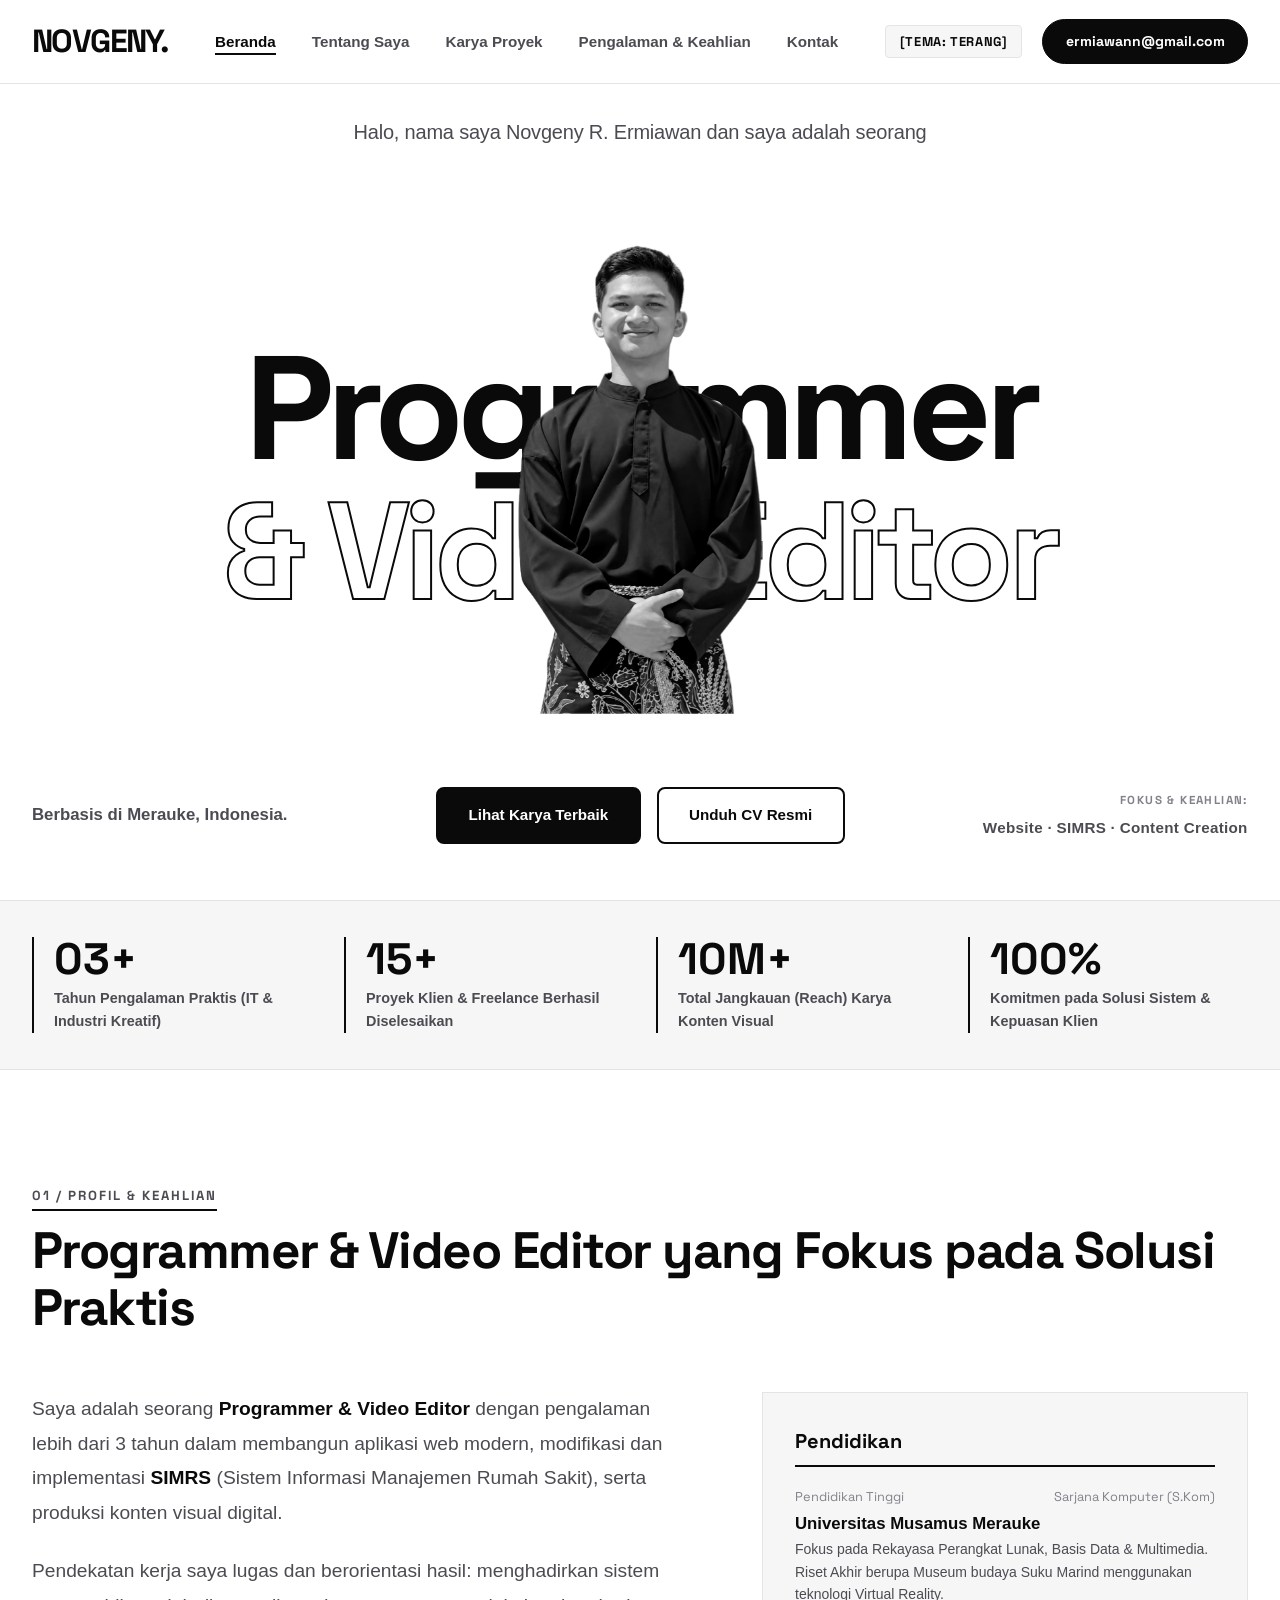
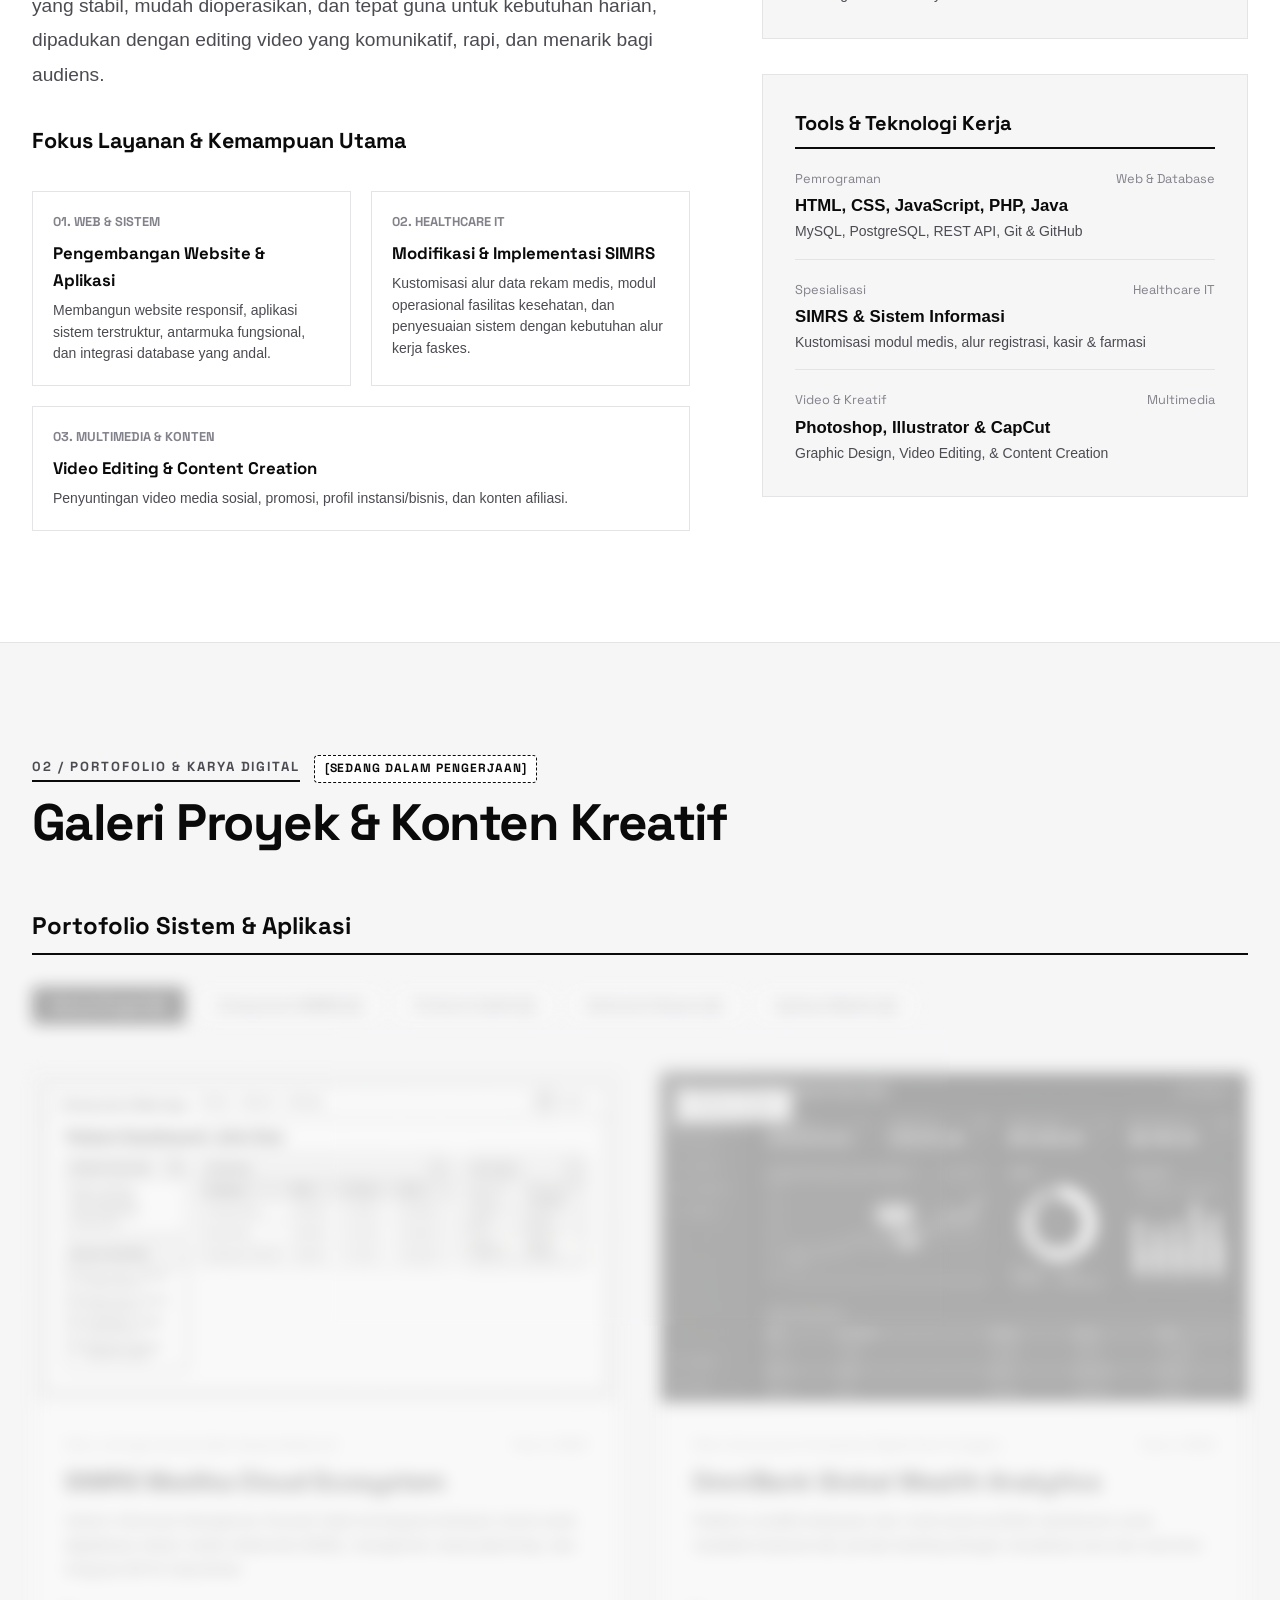
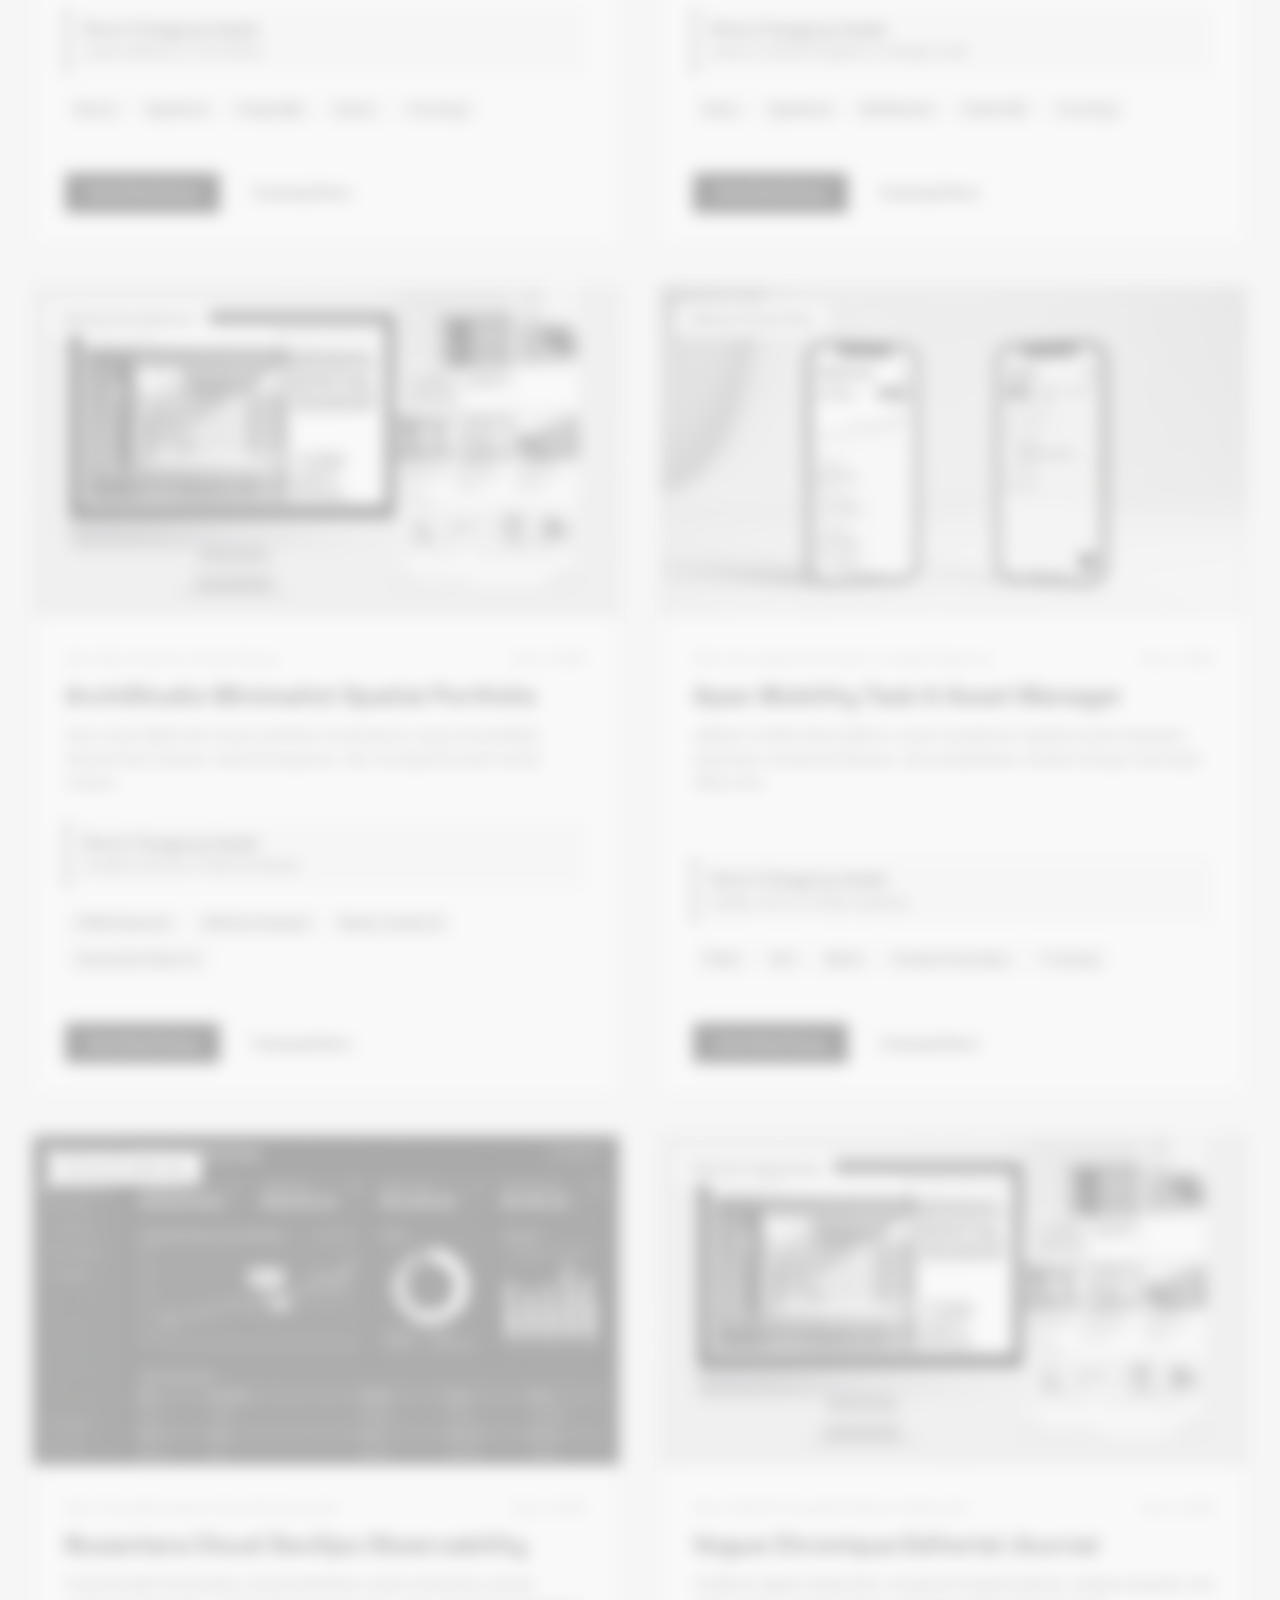
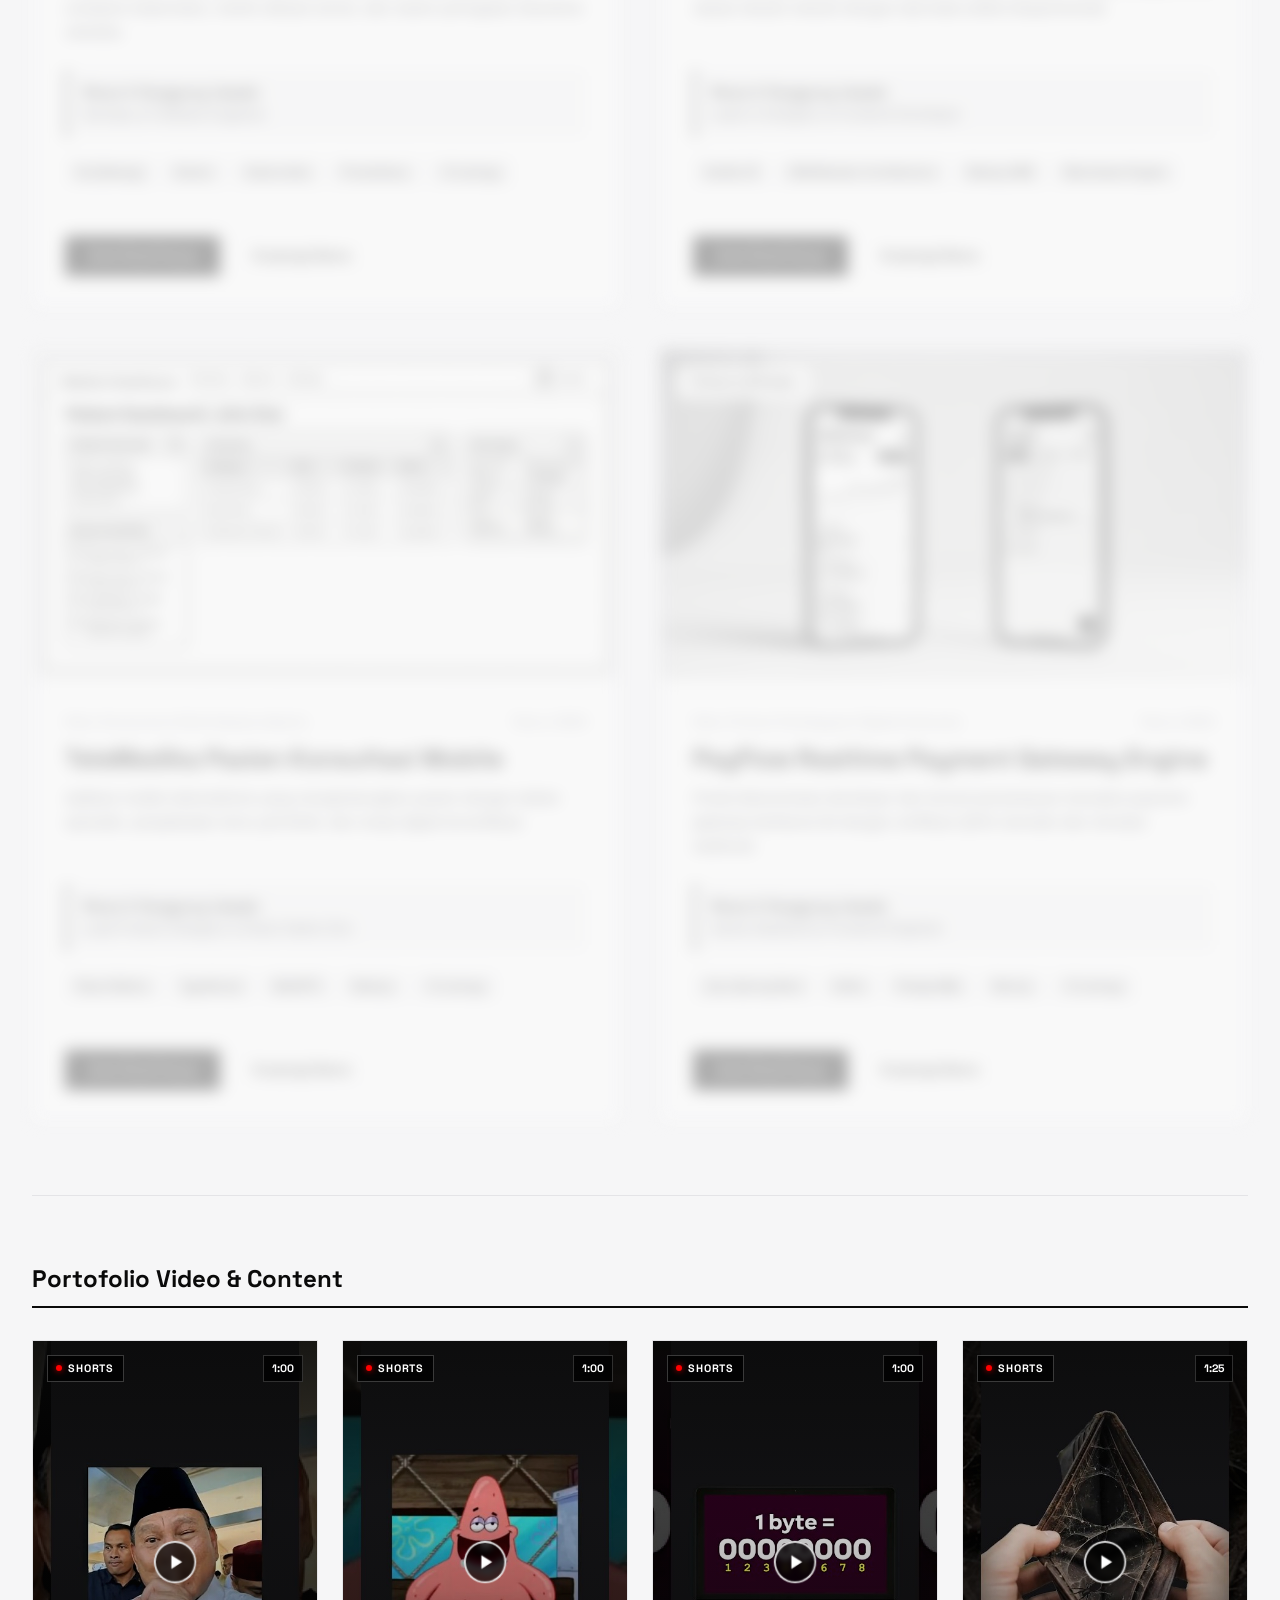
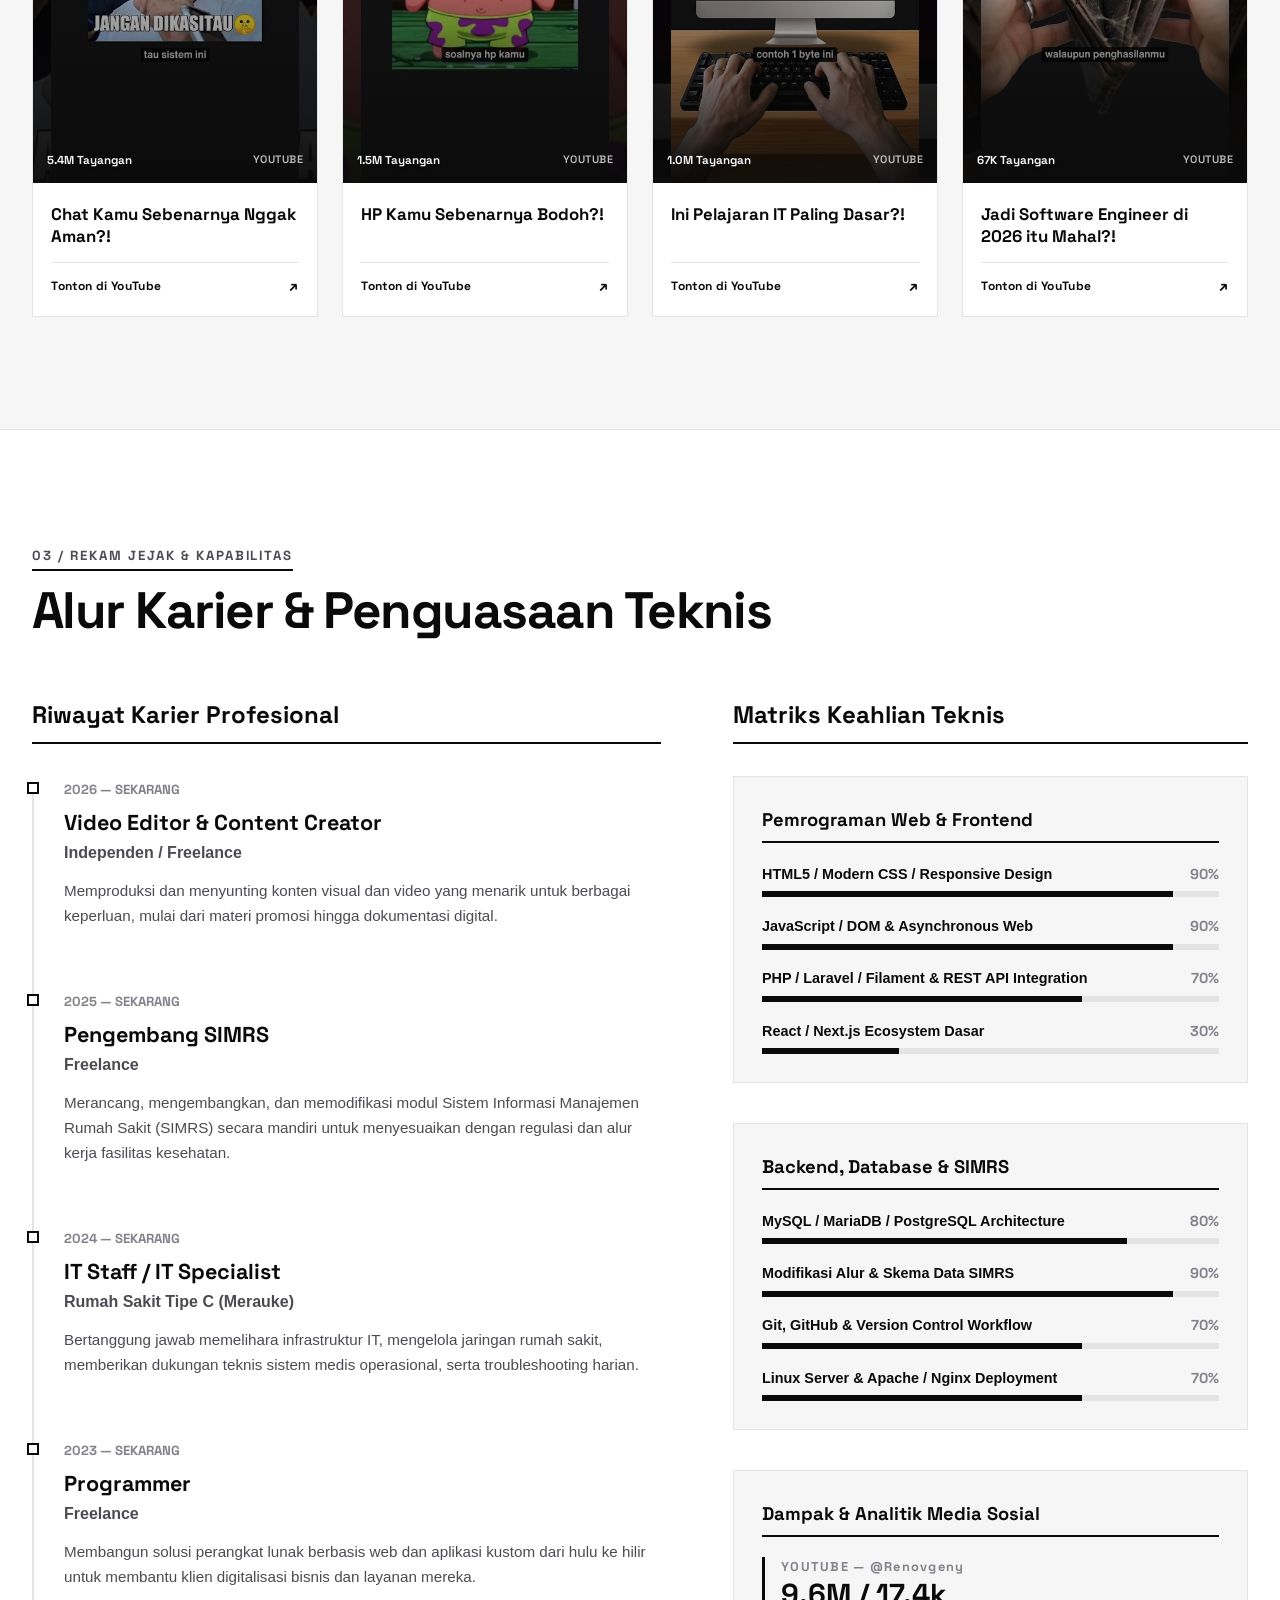
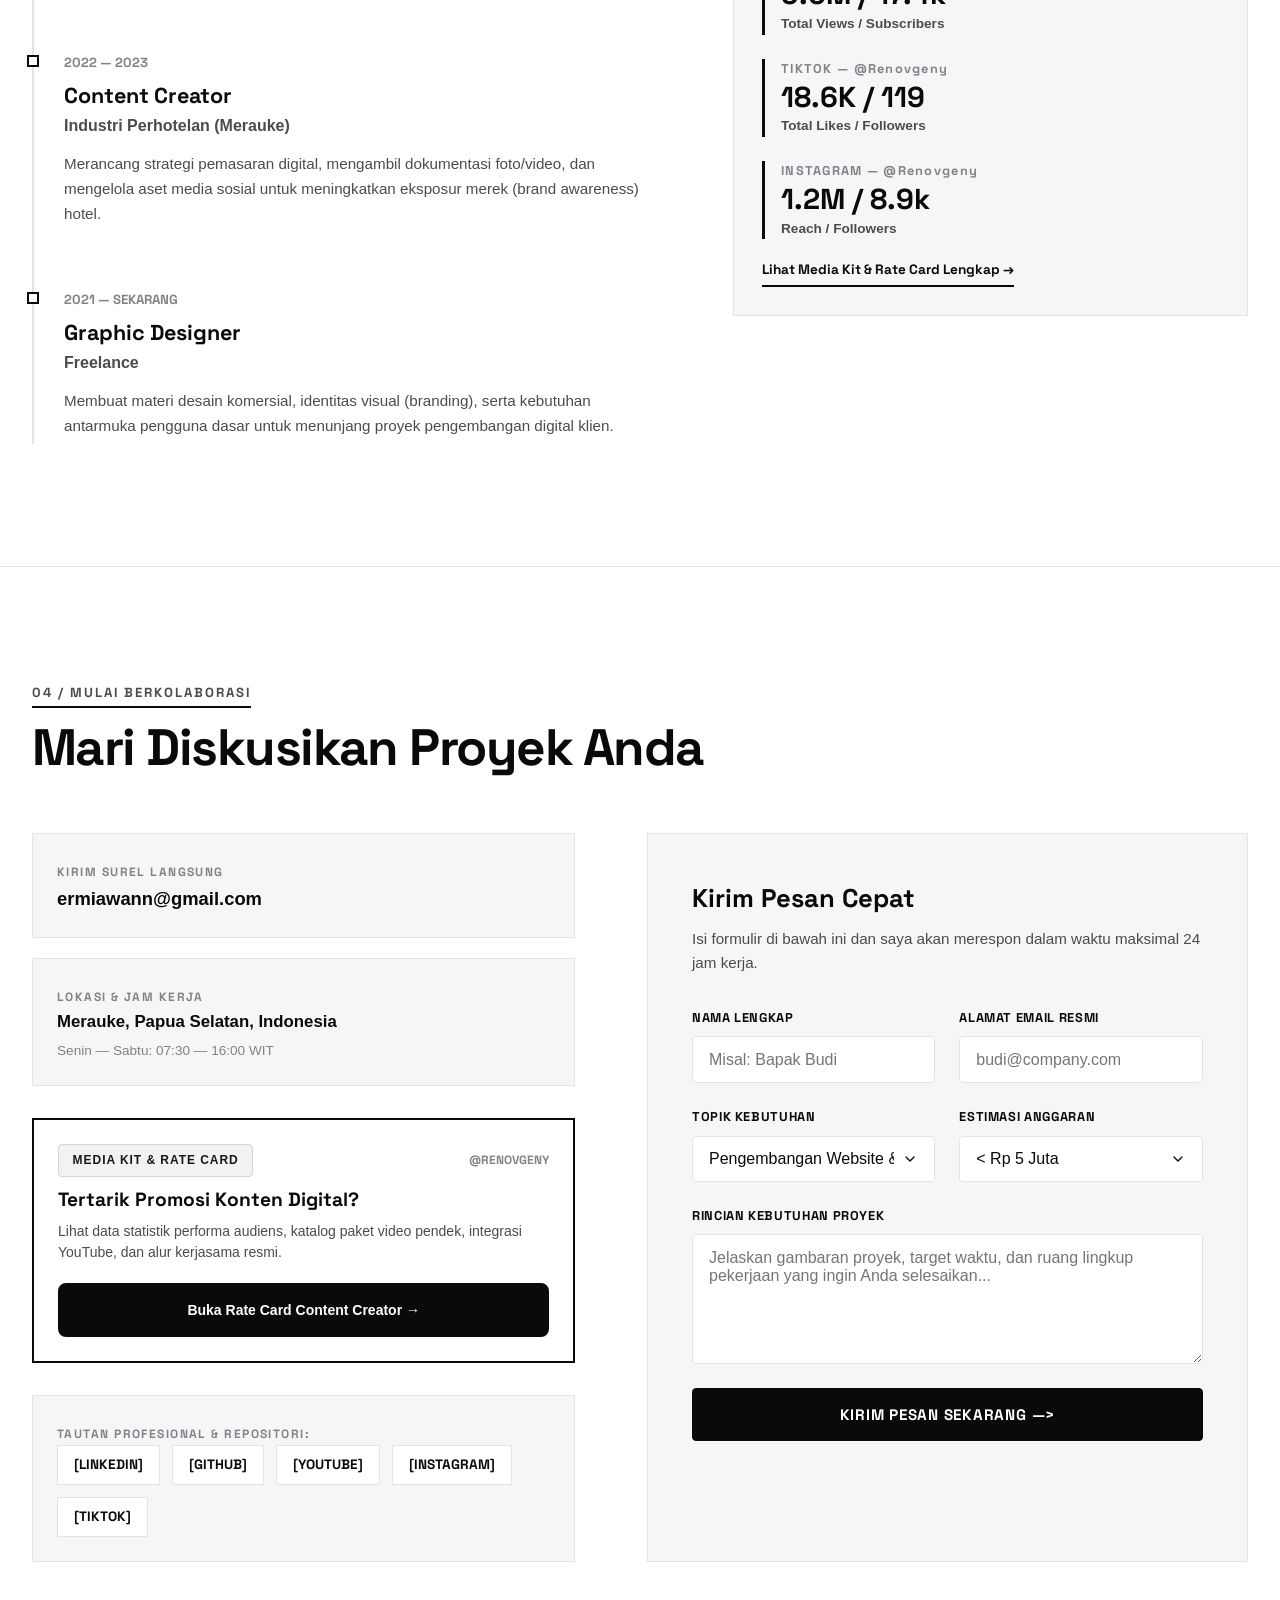
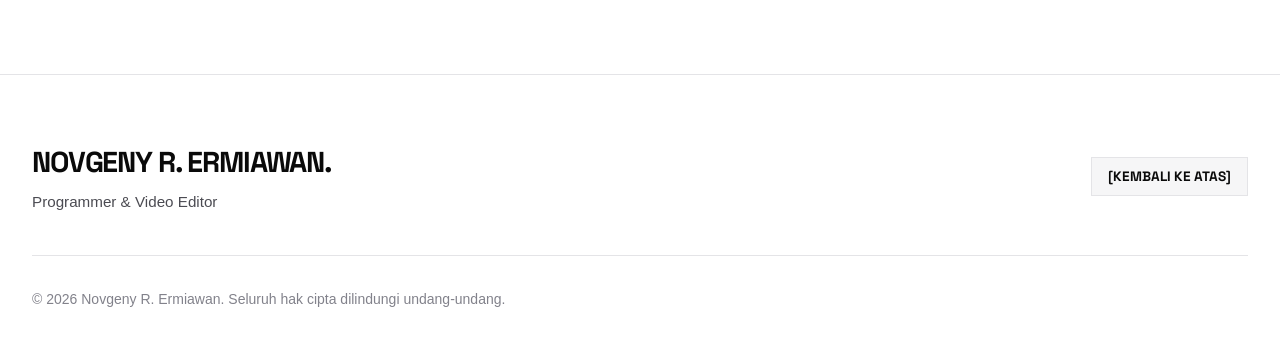
<file: index.html>
<!DOCTYPE html>
<html lang="id">

<head>
  <meta charset="UTF-8">
  <meta name="viewport" content="width=device-width, initial-scale=1.0">
  <title>Novgeny R. Ermiawan — Programmer & Video Editor</title>
  <meta name="description"
    content="Portofolio resmi Novgeny R. Ermiawan: Programmer, Video Editor, dan Fullstack Developer yang berfokus pada website, SIMRS terintegrasi, dan content creation.">
  <meta name="keywords"
    content="Programmer, Video Editor, Fullstack Developer, Web Designer, SIMRS, Content Creation, Portofolio Novgeny R. Ermiawan">
  <meta name="author" content="Novgeny R. Ermiawan">

  <!-- Favicon / Tab Icon -->
  <link rel="icon" type="image/png" href="assets/images/logo.png">
  <link rel="apple-touch-icon" href="assets/images/logo.png">

  <!-- Google Fonts: Inter, Space Grotesk, Plus Jakarta Sans -->
  <link rel="preconnect" href="https://fonts.googleapis.com">
  <link rel="preconnect" href="https://fonts.gstatic.com" crossorigin>
  <link href="https://fonts.googleapis.com/css2?family=Space+Grotesk:wght@300..700&display=swap" rel="stylesheet">
  <!-- <link
    href="https://fonts.googleapis.com/css2?family=Plus+Jakarta+Sans:wght@400;500;600;700;800&family=Space+Grotesk:wght@500;700&family=Inter:wght@700;800;900&display=swap"
    rel="stylesheet"> -->

  <!-- Custom Stylesheet (Zero gradients, Zero icons, Zero logos) -->
  <link rel="stylesheet" href="css/style.css?v=2.6">
</head>

<body>

  <!-- ==========================================================================
       TOP NAVIGATION BAR (Pure Typography, No Icons, No Graphic Logo)
       ========================================================================== -->
  <header class="header" id="top">
    <div class="container">
      <nav class="nav-wrapper">
        <!-- Pure Typography Wordmark (No Logo Graphic) -->
        <a href="#beranda" class="brand-name">
          Novgeny<span class="brand-dot">.</span>
        </a>

        <!-- Main Navigation Links -->
        <ul class="nav-links" id="navLinks">
          <li><a href="#beranda" class="nav-link active">Beranda</a></li>
          <li><a href="#tentang" class="nav-link">Tentang Saya</a></li>
          <li><a href="#proyek" class="nav-link">Karya Proyek</a></li>
          <li><a href="#pengalaman-keahlian" class="nav-link">Pengalaman & Keahlian</a></li>
          <!-- <li><a href="#testimoni" class="nav-link">Testimoni</a></li> -->
          <li><a href="#kontak" class="nav-link">Kontak</a></li>
        </ul>

        <!-- Action Items: Theme Toggle & Direct Contact Button -->
        <div class="nav-actions">
          <button class="theme-toggle-btn" id="themeToggleBtn" aria-label="Ganti Tema Tampilan">
            [TEMA: TERANG]
          </button>
          <a href="#kontak" class="nav-cta-btn nav-email-desktop">
            ermiawann@gmail.com
          </a>
          <button class="mobile-menu-btn" id="mobileMenuBtn" aria-label="Buka Menu Navigasi">
            [MENU]
          </button>
        </div>
      </nav>
    </div>
  </header>

  <!-- ==========================================================================
       HERO SECTION (Replicating exact layout and impact of reference image)
       ========================================================================== -->
  <section class="hero-section" id="beranda">
    <div class="container hero-top">
      <p class="hero-intro-text">
        Halo, nama saya <span class="hero-intro-nfame">Novgeny R. Ermiawan</span> dan saya adalah seorang
      </p>
    </div>

    <!-- Massive Typographic Poster Layer + Central Ofverlapping Portrait -->
    <div class="hero-center-stage">
      <div class="hero-typography-layer">
        <h1 class="hero-title-solid"><span class="hero-title-text" role="button" tabindex="0" title="Klik untuk membuat foto transparan &amp; blur">Programmer</span></h1>
        <h2 class="hero-title-outlined"><span class="hero-title-text" role="button" tabindex="0" title="Klik untuk membuat foto transparan &amp; blur">&amp; Video Editor</span></h2>
      </div>

      <!-- Center Portrait Photo (Layered above text with pure transparent cutout) -->
      <div class="hero-portrait-wrapper">
        <img src="assets/images/hero_portrait_renov.webp"
          alt="Foto Profil Novgeny R. Ermiawan - Programmer & Video Editor" class="hero-portrait-img">
      </div>
    </div>

    <!-- Hero Bottom Bar: Location, Dual CTAs, Clients List -->
    <div class="container hero-bottom-grid">
      <div class="hero-location-text">
        Berbasis di Merauke, Indonesia.
      </div>

      <div class="hero-cta-group">
        <a href="#proyek" class="btn-hero-solid">
          Lihat Karya Terbaik
        </a>
        <a href="#" class="btn-hero-outline" data-action="download-cv">
          Unduh CV Resmi
        </a>
      </div>

      <div class="hero-clients-block">
        <span class="hero-clients-label">Fokus &amp; Keahlian:</span>
        <span class="hero-clients-list">Website &middot; SIMRS &middot; Content Creation</span>
      </div>
    </div>
  </section>

  <!-- ==========================================================================
       QUICK METRICS STRIP
       ========================================================================== -->
  <section class="metrics-strip">
    <div class="container">
      <div class="metrics-grid">
        <div class="metric-card">
          <div class="metric-number">03+</div>
          <div class="metric-label">Tahun Pengalaman Praktis (IT &amp; Industri Kreatif)</div>
        </div>
        <div class="metric-card">
          <div class="metric-number">15+</div>
          <div class="metric-label">Proyek Klien &amp; Freelance Berhasil Diselesaikan</div>
        </div>
        <div class="metric-card">
          <div class="metric-number">10M+</div>
          <div class="metric-label">Total Jangkauan (Reach) Karya Konten Visual</div>
        </div>
        <div class="metric-card">
          <div class="metric-number">100%</div>
          <div class="metric-label">Komitmen pada Solusi Sistem &amp; Kepuasan Klien</div>
        </div>
      </div>
    </div>
  </section>

  <!-- ==========================================================================
       TENTANG SAYA (About Page / Section)
       ========================================================================== -->
  <section class="about-section" id="tentang">
    <div class="container">
      <div class="section-header">
        <span class="section-label">01 / Profil &amp; Keahlian</span>
        <h2 class="section-title">Programmer &amp; Video Editor yang Fokus pada Solusi Praktis</h2>
      </div>

      <div class="about-grid">
        <!-- Main Bio & Practical Focus -->
        <div class="about-bio-col">
          <p class="about-main-text">
            Saya adalah seorang <strong>Programmer &amp; Video Editor</strong> dengan pengalaman lebih dari 3 tahun
            dalam membangun aplikasi web modern, modifikasi dan implementasi <strong>SIMRS</strong> (Sistem Informasi
            Manajemen Rumah Sakit), serta produksi konten visual digital.
          </p>
          <p class="about-main-text">
            Pendekatan kerja saya lugas dan berorientasi hasil: menghadirkan sistem yang stabil, mudah dioperasikan,
            dan tepat guna untuk kebutuhan harian, dipadukan dengan editing video yang komunikatif, rapi, dan menarik bagi
            audiens.
          </p>

          <!-- Fokus Layanan & Kemampuan Utama -->
          <h3 style="font-family: var(--font-display); font-size: 1.35rem; font-weight: 800; margin-top: 2rem;">
            Fokus Layanan &amp; Kemampuan Utama
          </h3>
          <div class="values-grid">
            <div class="value-card">
              <span class="value-number">01. WEB &amp; SISTEM</span>
              <h4 class="value-heading">Pengembangan Website &amp; Aplikasi</h4>
              <p class="value-text">Membangun website responsif, aplikasi sistem terstruktur, antarmuka fungsional, dan
                integrasi database yang andal.</p>
            </div>
            <div class="value-card">
              <span class="value-number">02. HEALTHCARE IT</span>
              <h4 class="value-heading">Modifikasi &amp; Implementasi SIMRS</h4>
              <p class="value-text">Kustomisasi alur data rekam medis, modul operasional fasilitas kesehatan, dan
                penyesuaian sistem dengan kebutuhan alur kerja faskes.</p>
            </div>
            <div class="value-card" style="grid-column: 1 / -1;">
              <span class="value-number">03. MULTIMEDIA &amp; KONTEN</span>
              <h4 class="value-heading">Video Editing &amp; Content Creation</h4>
              <p class="value-text">Penyuntingan video media sosial, promosi, profil instansi/bisnis, dan konten afiliasi.</p>
            </div>
          </div>
        </div>

        <!-- Sidebar: Education, Tools & Stack, Interests -->
        <div class="about-side-panel">
          <!-- Pendidikan Formal -->
          <div class="side-card">
            <h3 class="side-card-title">Pendidikan</h3>
            <div class="item-list">
              <div class="list-item">
                <div class="item-meta">
                  <span>Pendidikan Tinggi</span>
                  <span>Sarjana Komputer (S.Kom)</span>
                </div>
                <h4 class="item-title">Universitas Musamus Merauke</h4>
                <p class="item-sub">Fokus pada Rekayasa Perangkat Lunak, Basis Data &amp; Multimedia. Riset Akhir berupa Museum budaya Suku Marind menggunakan teknologi Virtual Reality.</p>
                <!-- <p style="font-size: 0.825rem; color: var(--text-muted); margin-top: 0.35rem;">
                  Terbiasa memecahkan masalah logika sistem dan alur kerja digital praktis.
                </p> -->
              </div>
            </div>
          </div>

          <!-- Tools & Teknologi Kerja -->
          <div class="side-card">
            <h3 class="side-card-title">Tools &amp; Teknologi Kerja</h3>
            <div class="item-list">
              <div class="list-item">
                <div class="item-meta">
                  <span>Pemrograman</span>
                  <span>Web &amp; Database</span>
                </div>
                <h4 class="item-title">HTML, CSS, JavaScript, PHP, Java</h4>
                <p class="item-sub">MySQL, PostgreSQL, REST API, Git &amp; GitHub</p>
              </div>

              <div class="list-item">
                <div class="item-meta">
                  <span>Spesialisasi</span>
                  <span>Healthcare IT</span>
                </div>
                <h4 class="item-title">SIMRS &amp; Sistem Informasi</h4>
                <p class="item-sub">Kustomisasi modul medis, alur registrasi, kasir &amp; farmasi</p>
              </div>

              <div class="list-item">
                <div class="item-meta">
                  <span>Video &amp; Kreatif</span>
                  <span>Multimedia</span>
                </div>
                <h4 class="item-title">Photoshop, Illustrator &amp; CapCut</h4>
                <p class="item-sub">Graphic Design, Video Editing, &amp; Content Creation</p>
              </div>
            </div>
          </div>
        </div>
      </div>
    </div>
  </section>

  <!-- ==========================================================================
       KARYA & PROYEK TERBAIK (Portfolio / Projects & Video Gallery)
       ========================================================================== -->
  <section class="projects-section" id="proyek">
    <div class="container">
      <div class="section-header">
        <div class="section-label-group">
          <span class="section-label">02 / Portofolio &amp; Karya Digital</span>
          <span class="wip-status-tag">[SEDANG DALAM PENGERJAAN]</span>
        </div>
        <h2 class="section-title">Galeri Proyek &amp; Konten Kreatif</h2>
      </div>

      <!-- ====================================================================
           PROYEK PEMROGRAMAN & SISTEM APLIKASI
           ==================================================================== -->
      <div class="project-subsection-block">
        <h3 class="subsection-divider-heading"
          style="font-family: var(--font-display); font-size: 1.5rem; font-weight: 800; margin-bottom: 2rem; border-bottom: 2px solid var(--border-dark); padding-bottom: 0.5rem;">
          Portofolio Sistem &amp; Aplikasi
        </h3>

        <!-- Gallery Showcase Wrapper with Under-Construction (WIP) State -->
        <div class="projects-gallery-showcase is-wip">
          <!-- Blurred Inner Content (Filter Bar & Projects Grid) -->
          <div class="projects-gallery-blurred" aria-hidden="true">
            <!-- Filter Kategori Proyek (Pure Text Buttons, No Icons) -->
            <div class="portfolio-filter-bar">
              <button class="filter-btn active" data-filter="all" tabindex="-1">Semua Proyek (00)</button>
              <button class="filter-btn" data-filter="enterprise" tabindex="-1">Enterprise &amp; SIMRS (00)</button>
              <button class="filter-btn" data-filter="fintech" tabindex="-1">FinTech &amp; UI/UX (00)</button>
              <button class="filter-btn" data-filter="editorial" tabindex="-1">Editorial &amp; Desain (00)</button>
              <button class="filter-btn" data-filter="mobile" tabindex="-1">Aplikasi Mobile (00)</button>
            </div>

            <!-- Dynamic Projects Grid -->
            <div class="projects-grid" id="projectsGrid">
              <!-- Rendered by JavaScript -->
            </div>
          </div>

          <!-- Sticky Centered WIP Notice Card -->
          <div class="projects-wip-overlay">
            <div class="projects-wip-card">
              <div class="wip-badge-wrap">
                <span class="wip-badge">[STATUS: DALAM PENGERJAAN]</span>
              </div>
              <h3 class="wip-title">Katalog Proyek Riil Sedang Dalam Proses Finalisasi</h3>
              <div class="wip-cta-wrap">
                <a href="#kontak" class="btn-hero-solid wip-cta-btn">
                  Konsultasikan Kebutuhan Proyek Anda &rarr;
                </a>
              </div>
            </div>
          </div>
        </div>
      </div>

      <!-- ====================================================================
           PROYEK VIDEO & KONTEN YOUTUBE SHORTS
           ==================================================================== -->
      <div class="project-subsection-block project-subsection-divider">
        <h3 class="subsection-divider-heading"
          style="font-family: var(--font-display); font-size: 1.5rem; font-weight: 800; margin-bottom: 2rem; border-bottom: 2px solid var(--border-dark); padding-bottom: 0.5rem;">
          Portofolio Video &amp; Content
        </h3>

        <!-- YouTube Shorts Grid (Lightweight External Cards with Vertical Thumbnails) -->
        <div class="shorts-grid">
          <!-- Short Card 1 -->
          <a href="https://youtube.com/shorts/Kumi0WAmigk" target="_blank" rel="noopener noreferrer" class="short-card" aria-label="Tonton YouTube Short: Chat Kamu Sebenarnya Nggak Aman?!">
            <div class="short-thumb-wrapper">
              <img src="assets/images/short_chat_security.jpg" alt="Thumbnail Short Chat Kamu Sebenarnya Nggak Aman?!" class="short-thumb-img" loading="lazy" width="400" height="622">
              <div class="short-thumb-overlay"></div>
              <div class="short-badge-row">
                <span class="short-badge"><span class="short-badge-icon"></span>SHORTS</span>
                <span class="short-duration">1:00</span>
              </div>
              <div class="short-play-btn" aria-hidden="true">
                <svg viewBox="0 0 24 24" width="20" height="20">
                  <polygon points="6,3 20,12 6,21"></polygon>
                </svg>
              </div>
              <div class="short-stats-row">
                <span class="short-stat-views">5.4M Tayangan</span>
                <span class="short-stat-platform">YouTube</span>
              </div>
            </div>
            <div class="short-info-content">
              <h4 class="short-title">Chat Kamu Sebenarnya Nggak Aman?!</h4>
              <div class="short-action-link">
                <span>Tonton di YouTube</span>
                <span class="short-action-arrow">&nearr;</span>
              </div>
            </div>
          </a>

          <!-- Short Card 2 -->
          <a href="https://youtube.com/shorts/i2TMpYt0BWI" target="_blank" rel="noopener noreferrer" class="short-card" aria-label="Tonton YouTube Short: HP Kamu Sebenarnya Bodoh?!">
            <div class="short-thumb-wrapper">
              <img src="assets/images/short_hp_bodoh.jpg" alt="Thumbnail Short HP Kamu Sebenarnya Bodoh?!" class="short-thumb-img" loading="lazy" width="400" height="622">
              <div class="short-thumb-overlay"></div>
              <div class="short-badge-row">
                <span class="short-badge"><span class="short-badge-icon"></span>SHORTS</span>
                <span class="short-duration">1:00</span>
              </div>
              <div class="short-play-btn" aria-hidden="true">
                <svg viewBox="0 0 24 24" width="20" height="20">
                  <polygon points="6,3 20,12 6,21"></polygon>
                </svg>
              </div>
              <div class="short-stats-row">
                <span class="short-stat-views">1.5M Tayangan</span>
                <span class="short-stat-platform">YouTube</span>
              </div>
            </div>
            <div class="short-info-content">
              <h4 class="short-title">HP Kamu Sebenarnya Bodoh?!</h4>
              <div class="short-action-link">
                <span>Tonton di YouTube</span>
                <span class="short-action-arrow">&nearr;</span>
              </div>
            </div>
          </a>

          <!-- Short Card 3 -->
          <a href="https://youtube.com/shorts/F07rUHBFPW0" target="_blank" rel="noopener noreferrer" class="short-card" aria-label="Tonton YouTube Short: Ini Pelajaran IT Paling Dasar?!">
            <div class="short-thumb-wrapper">
              <img src="assets/images/short_pelajaran_it.jpg" alt="Thumbnail Short Ini Pelajaran IT Paling Dasar?!" class="short-thumb-img" loading="lazy" width="400" height="622">
              <div class="short-thumb-overlay"></div>
              <div class="short-badge-row">
                <span class="short-badge"><span class="short-badge-icon"></span>SHORTS</span>
                <span class="short-duration">1:00</span>
              </div>
              <div class="short-play-btn" aria-hidden="true">
                <svg viewBox="0 0 24 24" width="20" height="20">
                  <polygon points="6,3 20,12 6,21"></polygon>
                </svg>
              </div>
              <div class="short-stats-row">
                <span class="short-stat-views">1.0M Tayangan</span>
                <span class="short-stat-platform">YouTube</span>
              </div>
            </div>
            <div class="short-info-content">
              <h4 class="short-title">Ini Pelajaran IT Paling Dasar?!</h4>
              <div class="short-action-link">
                <span>Tonton di YouTube</span>
                <span class="short-action-arrow">&nearr;</span>
              </div>
            </div>
          </a>

          <!-- Short Card 4 -->
          <a href="https://youtube.com/shorts/3i5Jv0aVuqQ" target="_blank" rel="noopener noreferrer" class="short-card" aria-label="Tonton YouTube Short: Jadi Software Engineer di 2026 itu Mahal?!">
            <div class="short-thumb-wrapper">
              <img src="assets/images/short_software_engineer_2026.jpg" alt="Thumbnail Short Jadi Software Engineer di 2026 itu Mahal?!" class="short-thumb-img" loading="lazy" width="400" height="622">
              <div class="short-thumb-overlay"></div>
              <div class="short-badge-row">
                <span class="short-badge"><span class="short-badge-icon"></span>SHORTS</span>
                <span class="short-duration">1:25</span>
              </div>
              <div class="short-play-btn" aria-hidden="true">
                <svg viewBox="0 0 24 24" width="20" height="20">
                  <polygon points="6,3 20,12 6,21"></polygon>
                </svg>
              </div>
              <div class="short-stats-row">
                <span class="short-stat-views">67K Tayangan</span>
                <span class="short-stat-platform">YouTube</span>
              </div>
            </div>
            <div class="short-info-content">
              <h4 class="short-title">Jadi Software Engineer di 2026 itu Mahal?!</h4>
              <div class="short-action-link">
                <span>Tonton di YouTube</span>
                <span class="short-action-arrow">&nearr;</span>
              </div>
            </div>
          </a>
        </div>
      </div>
    </div>
  </section>

  <!-- ==========================================================================
       PENGALAMAN & KETERAMPILAN (Experience & Skills)
       ========================================================================== -->
  <section class="experience-skills-section" id="pengalaman-keahlian">
    <div class="container">
      <div class="section-header">
        <span class="section-label">03 / Rekam Jejak &amp; Kapabilitas</span>
        <h2 class="section-title">Alur Karier &amp; Penguasaan Teknis</h2>
      </div>

      <div class="exp-skills-grid">
        <!-- Career Timeline Infographic (Editorial Line Timeline, No Icons) -->
        <div class="timeline-column">
          <h3
            style="font-family: var(--font-display); font-size: 1.5rem; font-weight: 800; margin-bottom: 2rem; border-bottom: 2px solid var(--border-dark); padding-bottom: 0.5rem;">
            Riwayat Karier Profesional
          </h3>

          <div class="timeline-list">
            <!-- Timeline Item 1 -->
            <div class="timeline-item">
              <span class="timeline-period">2026 &mdash; SEKARANG</span>
              <h4 class="timeline-role">Video Editor &amp; Content Creator</h4>
              <div class="timeline-company">Independen / Freelance</div>
              <p class="timeline-desc">
                Memproduksi dan menyunting konten visual dan video yang menarik untuk berbagai keperluan, mulai dari materi promosi hingga dokumentasi digital.
              </p>
            </div>

            <!-- Timeline Item 2 -->
            <div class="timeline-item">
              <span class="timeline-period">2025 &mdash; SEKARANG</span>
              <h4 class="timeline-role">Pengembang SIMRS</h4>
              <div class="timeline-company">Freelance</div>
              <p class="timeline-desc">
                Merancang, mengembangkan, dan memodifikasi modul Sistem Informasi Manajemen Rumah Sakit (SIMRS) secara mandiri untuk menyesuaikan dengan regulasi dan alur kerja fasilitas kesehatan.
              </p>
            </div>

            <!-- Timeline Item 3 -->
            <div class="timeline-item">
              <span class="timeline-period">2024 &mdash; SEKARANG</span>
              <h4 class="timeline-role">IT Staff / IT Specialist</h4>
              <div class="timeline-company">Rumah Sakit Tipe C (Merauke)</div>
              <p class="timeline-desc">
                Bertanggung jawab memelihara infrastruktur IT, mengelola jaringan rumah sakit, memberikan dukungan teknis sistem medis operasional, serta troubleshooting harian.
              </p>
            </div>

            <!-- Timeline Item 4 -->
            <div class="timeline-item">
              <span class="timeline-period">2023 &mdash; SEKARANG</span>
              <h4 class="timeline-role">Programmer</h4>
              <div class="timeline-company">Freelance</div>
              <p class="timeline-desc">
                Membangun solusi perangkat lunak berbasis web dan aplikasi kustom dari hulu ke hilir untuk membantu klien digitalisasi bisnis dan layanan mereka.
              </p>
            </div>

            <!-- Timeline Item 5 -->
            <div class="timeline-item">
              <span class="timeline-period">2022 &mdash; 2023</span>
              <h4 class="timeline-role">Content Creator</h4>
              <div class="timeline-company">Industri Perhotelan (Merauke)</div>
              <p class="timeline-desc">
                Merancang strategi pemasaran digital, mengambil dokumentasi foto/video, dan mengelola aset media sosial untuk meningkatkan eksposur merek (brand awareness) hotel.
              </p>
            </div>

            <!-- Timeline Item 6 -->
            <div class="timeline-item">
              <span class="timeline-period">2021 &mdash; SEKARANG</span>
              <h4 class="timeline-role">Graphic Designer</h4>
              <div class="timeline-company">Freelance</div>
              <p class="timeline-desc">
                Membuat materi desain komersial, identitas visual (branding), serta kebutuhan antarmuka pengguna dasar untuk menunjang proyek pengembangan digital klien.
              </p>
            </div>
          </div>
        </div>

        <!-- Technical Skills Breakdown -->
        <div class="skills-column">
          <h3
            style="font-family: var(--font-display); font-size: 1.5rem; font-weight: 800; margin-bottom: 2rem; border-bottom: 2px solid var(--border-dark); padding-bottom: 0.5rem;">
            Matriks Keahlian Teknis
          </h3>

          <div class="skills-wrapper">
            <!-- Kuadran 1: Pemrograman Web & Frontend -->
            <div class="skill-category-box">
              <div class="skill-category-title">
                <span>Pemrograman Web &amp; Frontend</span>
              </div>
              <div class="skill-bars-list">
                <div class="skill-bar-item">
                  <div class="skill-info">
                    <span class="skill-name">HTML5 / Modern CSS / Responsive Design</span>
                    <span class="skill-percent">90%</span>
                  </div>
                  <div class="skill-track">
                    <div class="skill-fill" style="width: 90%;"></div>
                  </div>
                </div>

                <div class="skill-bar-item">
                  <div class="skill-info">
                    <span class="skill-name">JavaScript / DOM &amp; Asynchronous Web</span>
                    <span class="skill-percent">90%</span>
                  </div>
                  <div class="skill-track">
                    <div class="skill-fill" style="width: 90%;"></div>
                  </div>
                </div>

                <div class="skill-bar-item">
                  <div class="skill-info">
                    <span class="skill-name">PHP / Laravel / Filament &amp; REST API Integration</span>
                    <span class="skill-percent">70%</span>
                  </div>
                  <div class="skill-track">
                    <div class="skill-fill" style="width: 70%;"></div>
                  </div>
                </div>

                <div class="skill-bar-item">
                  <div class="skill-info">
                    <span class="skill-name">React / Next.js Ecosystem Dasar</span>
                    <span class="skill-percent">30%</span>
                  </div>
                  <div class="skill-track">
                    <div class="skill-fill" style="width: 30%;"></div>
                  </div>
                </div>
              </div>
            </div>

            <!-- Kuadran 2: Backend, Database & SIMRS -->
            <div class="skill-category-box">
              <div class="skill-category-title">
                <span>Backend, Database &amp; SIMRS</span>
              </div>
              <div class="skill-bars-list">
                <div class="skill-bar-item">
                  <div class="skill-info">
                    <span class="skill-name">MySQL / MariaDB / PostgreSQL Architecture</span>
                    <span class="skill-percent">80%</span>
                  </div>
                  <div class="skill-track">
                    <div class="skill-fill" style="width: 80%;"></div>
                  </div>
                </div>

                <div class="skill-bar-item">
                  <div class="skill-info">
                    <span class="skill-name">Modifikasi Alur &amp; Skema Data SIMRS</span>
                    <span class="skill-percent">90%</span>
                  </div>
                  <div class="skill-track">
                    <div class="skill-fill" style="width: 90%;"></div>
                  </div>
                </div>

                <div class="skill-bar-item">
                  <div class="skill-info">
                    <span class="skill-name">Git, GitHub &amp; Version Control Workflow</span>
                    <span class="skill-percent">70%</span>
                  </div>
                  <div class="skill-track">
                    <div class="skill-fill" style="width: 70%;"></div>
                  </div>
                </div>

                <div class="skill-bar-item">
                  <div class="skill-info">
                    <span class="skill-name">Linux Server &amp; Apache / Nginx Deployment</span>
                    <span class="skill-percent">70%</span>
                  </div>
                  <div class="skill-track">
                    <div class="skill-fill" style="width: 70%;"></div>
                  </div>
                </div>
              </div>
            </div>

            <!-- Kuadran 3: Social Media Analytics -->
            <div class="skill-category-box">
              <div class="skill-category-title">
                <span>Dampak &amp; Analitik Media Sosial</span>
              </div>
              <div class="social-metrics-group">
                <div class="social-metric-item">
                  <span class="social-metric-platform">YOUTUBE &mdash; @Renovgeny</span>
                  <span class="social-metric-value">9.6M / 17.4k</span>
                  <span class="social-metric-label">Total Views / Subscribers</span>
                </div>
                <div class="social-metric-item">
                  <span class="social-metric-platform">TIKTOK &mdash; @Renovgeny</span>
                  <span class="social-metric-value">18.6K / 119</span>
                  <span class="social-metric-label">Total Likes / Followers</span>
                </div>
                <div class="social-metric-item">
                  <span class="social-metric-platform">INSTAGRAM &mdash; @Renovgeny</span>
                  <span class="social-metric-value">1.2M / 8.9k</span>
                  <span class="social-metric-label">Reach / Followers</span>
                </div>
              </div>
              <a href="rate-card/" class="btn-rate-card-link">
                Lihat Media Kit &amp; Rate Card Lengkap &rarr;
              </a>
            </div>
          </div>
        </div>
      </div>
    </div>
  </section>

  <!-- ==========================================================================
       BUKTI SOSIAL (Testimoni & Rekomendasi Profesional)
       ========================================================================== 
  <section class="testimonials-section" id="testimoni">
    <div class="container">
      <div class="section-header">
        <span class="section-label">04 / Kredibilitas &amp; Rekomendasi</span>
        <h2 class="section-title">Apa Kata Klien &amp; Rekan Kerja</h2>
        <p class="section-subtitle">
          Testimoni langsung dari para pemimpin teknologi, direktur rumah sakit, dan pimpinan produk yang pernah
          berkolaborasi bersama saya.
        </p>
      </div>

      <div class="testimonials-grid">
        <div class="testimonial-card">
          <div class="testimonial-quote-mark">&ldquo;</div> 
          <p class="testimonial-text">
            Novgeny memiliki pemahaman arsitektur perangkat lunak yang langka. Dia tidak hanya membangun antarmuka yang
            sangat indah dan cepat, tetapi juga merancang struktur kode yang mudah dipelihara oleh tim kami. Kinerja
            modul SIMRS kami meningkat drastis di bawah arahannya.
          </p>
          <div class="testimonial-author-box">
            <div class="author-name">dr. Hendra Wicaksono, Sp.PK</div>
            <div class="author-title">Direktur Operasional &amp; IT Medis</div>
            <div class="author-company">Konsorsium RS Swasta Indonesia</div>
          </div>
        </div>

        <div class="testimonial-card">
          <div class="testimonial-quote-mark">&ldquo;</div>
          <p class="testimonial-text">
            Dalam dunia perbankan digital di mana stabilitas dan ketepatan data adalah taruhannya, kemampuan Novgeny
            mengeksekusi visualisasi finansial tanpa framework bloated adalah sebuah mahakarya teknis. Sangat
            profesional dan tepat janji.
          </p>
          <div class="testimonial-author-box">
            <div class="author-name">Raymond Chandra</div>
            <div class="author-title">Vice President of Engineering</div>
            <div class="author-company">FinTech Nusantara Holdings</div>
          </div>
        </div>

        <div class="testimonial-card">
          <div class="testimonial-quote-mark">&ldquo;</div>
          <p class="testimonial-text">
            Novgeny memahami bahwa desain bukan sekadar hiasan kosmetik. Filosofi tipografinya yang ketat dan efisiensi
            baris kodenya membawa situs editorial kami memenangkan penghargaan internasional dan mencetak rekor skor
            Core Web Vitals 100/100.
          </p>
          <div class="testimonial-author-box">
            <div class="author-name">Siti Nurhaliza Putri</div>
            <div class="author-title">Head of Creative &amp; Product Design</div>
            <div class="author-company">Studio Ruang Kontemporer</div>
          </div>
        </div>
      </div>
    </div>
  </section>
  -->

  <!-- ==========================================================================
       HALAMAN KONTAK (Contact Section & Interactive Direct Message Form)
       ========================================================================== -->
  <section class="contact-section" id="kontak">
    <div class="container">
      <div class="section-header">
        <span class="section-label">04 / Mulai Berkolaborasi</span>
        <h2 class="section-title">Mari Diskusikan Proyek Anda</h2>
        <!-- <p class="section-subtitle">
          Apakah Anda membutuhkan arsitektur sistem enterprise baru, perancangan antarmuka berkecepatan tinggi, atau
          konsultasi rekayasa perangkat lunak? Kirimkan pesan sekarang.
        </p> -->
      </div>

      <div class="contact-grid">
        <!-- Direct Contact Details & Pure-Text Social Links -->
        <div class="contact-info-panel">
          <div class="contact-cards-list">
            <div class="contact-item-card">
              <span class="contact-card-label">Kirim Surel Langsung</span>
              <a href="mailto:ermiawann@gmail.com" class="contact-card-value">ermiawann@gmail.com</a>
            </div>


            <div class="contact-item-card">
              <span class="contact-card-label">Lokasi &amp; Jam Kerja</span>
              <div style="font-weight: 700; color: var(--text-primary); font-size: 1.05rem;">
                Merauke, Papua Selatan, Indonesia
              </div>
              <div style="font-size: 0.85rem; color: var(--text-muted); margin-top: 0.25rem;">
                Senin &mdash; Sabtu: 07:30 &mdash; 16:00 WIT
              </div>
            </div>
          </div>

          <!-- Rate Card Content Creator CTA Button -->
          <div class="contact-item-card" style="border: 2px solid var(--border-dark); background-color: var(--bg-card); padding: 1.5rem;">
            <div style="display: flex; justify-content: space-between; align-items: center; margin-bottom: 0.5rem;">
              <span class="badge">MEDIA KIT &amp; RATE CARD</span>
              <span style="font-family: var(--font-mono); font-size: 0.75rem; color: var(--text-muted); font-weight: 700;">@RENOVGENY</span>
            </div>
            <div style="font-family: var(--font-display); font-size: 1.2rem; font-weight: 800; color: var(--text-primary); margin-bottom: 0.35rem;">
              Tertarik Promosi Konten Digital?
            </div>
            <p style="font-size: 0.875rem; color: var(--text-secondary); line-height: 1.5; margin-bottom: 1.25rem;">
              Lihat data statistik performa audiens, katalog paket video pendek, integrasi YouTube, dan alur kerjasama resmi.
            </p>
            <a href="rate-card/" class="btn-hero-solid" style="display: block; text-align: center; width: 100%; padding: 0.85rem 1.25rem; font-size: 0.875rem;">
              Buka Rate Card Content Creator &rarr;
            </a>
          </div>

          <!-- Pure Text Social Media Links (No Icons) -->
          <div class="social-links-block">
            <span class="social-links-label">Tautan Profesional &amp; Repositori:</span>
            <div class="social-text-links">
              <a href="https://www.linkedin.com/in/novgeny-ermiawan" target="_blank" rel="noopener" class="social-btn">[LINKEDIN]</a>
              <a href="https://github.com/Renov30" target="_blank" rel="noopener" class="social-btn">[GITHUB]</a>
              <a href="https://youtube.com/@Renovgeny" target="_blank" rel="noopener" class="social-btn">[YOUTUBE]</a>
              <a href="https://www.instagram.com/renovgeny/" target="_blank" rel="noopener" class="social-btn">[INSTAGRAM]</a>
              <a href="https://www.tiktok.com/@renovgenyy" target="_blank" rel="noopener" class="social-btn">[TIKTOK]</a>
            </div>
          </div>
        </div>

        <!-- Direct Contact Form -->
        <div class="contact-form-panel">
          <h3 class="form-title">Kirim Pesan Cepat</h3>
          <p class="form-subtitle">Isi formulir di bawah ini dan saya akan merespon dalam waktu maksimal 24 jam kerja.
          </p>

          <form id="contactForm" class="contact-form" onsubmit="return false;">
            <div class="form-row">
              <div class="form-group">
                <label for="senderName" class="form-label">Nama Lengkap</label>
                <input type="text" id="senderName" name="name" class="form-input" placeholder="Misal: Bapak Budi" required>
              </div>

              <div class="form-group">
                <label for="senderEmail" class="form-label">Alamat Email Resmi</label>
                <input type="email" id="senderEmail" name="email" class="form-input" placeholder="budi@company.com" required>
              </div>
            </div>

            <div class="form-row">
              <div class="form-group">
                <label for="msgSubject" class="form-label">Topik Kebutuhan</label>
                <select id="msgSubject" name="subject" class="form-select">
                  <option value="Pengembangan Website & Aplikasi Web">Pengembangan Website &amp; Aplikasi Web</option>
                  <option value="Modifikasi & Implementasi SIMRS">Modifikasi &amp; Implementasi SIMRS</option>
                  <option value="Video Editing & Content Creation">Video Editing &amp; Content Creation</option>
                  <option value="Konsultasi IT & Teknis">Konsultasi IT &amp; Teknis</option>
                  <option value="Lainnya">Lainnya</option>
                </select>
              </div>

              <div class="form-group">
                <label for="budgetRange" class="form-label">Estimasi Anggaran</label>
                <select id="budgetRange" name="budget" class="form-select">
                  <option value="Di bawah Rp 5 Juta">&lt; Rp 5 Juta</option>
                  <option value="Rp 5 Juta - Rp 15 Juta">Rp 5 Juta &mdash; Rp 15 Juta</option>
                  <option value="Rp 15 Juta - Rp 30 Juta">Rp 15 Juta &mdash; Rp 30 Juta</option>
                  <option value="Fleksibel / Sesuai Kesepakatan">Fleksibel / Sesuai Kesepakatan</option>
                </select>
              </div>
            </div>

            <div class="form-group">
              <label for="senderMessage" class="form-label">Rincian Kebutuhan Proyek</label>
              <textarea id="senderMessage" name="message" class="form-textarea"
                placeholder="Jelaskan gambaran proyek, target waktu, dan ruang lingkup pekerjaan yang ingin Anda selesaikan..."
                required></textarea>
            </div>

            <button type="submit" class="btn-form-submit">
              KIRIM PESAN SEKARANG &mdash;&gt;
            </button>
          </form>
        </div>
      </div>
    </div>
  </section>

  <!-- ==========================================================================
       FOOTER
       ========================================================================== -->
  <footer class="footer">
    <div class="container">
      <div class="footer-top-row">
        <div>
          <div class="footer-brand">Novgeny R. Ermiawan.</div>
          <div style="font-size: 0.95rem; color: var(--text-secondary); margin-top: 0.35rem;">
            Programmer &amp; Video Editor
          </div>
        </div>

        <a href="#top" class="footer-back-to-top" aria-label="Kembali ke atas">
          [KEMBALI KE ATAS]
        </a>
      </div>

      <div class="footer-bottom-row">
        <div>
          &copy; 2026 Novgeny R. Ermiawan. Seluruh hak cipta dilindungi undang-undang.
        </div>
      </div>
    </div>
  </footer>

  <!-- ==========================================================================
       MODAL OVERLAY (Studi Kasus Proyek & Ringkasan Detail)
       ========================================================================== -->
  <div class="modal-overlay" id="projectModalOverlay" role="dialog" aria-modal="true">
    <div class="modal-content">
      <button class="modal-close-btn" id="modalCloseBtn" aria-label="Tutup Jendela Modal">
        [TUTUP X]
      </button>
      <div id="modalDynamicContent">
        <!-- Rendered dynamically by JavaScript -->
      </div>
    </div>
  </div>

  <!-- Toast Notification Container -->
  <div id="appToast" class="toast-notice"></div>

  <!-- Application Script -->
  <script src="js/app.js?v=2.6"></script>
</body>

</html>
</file>
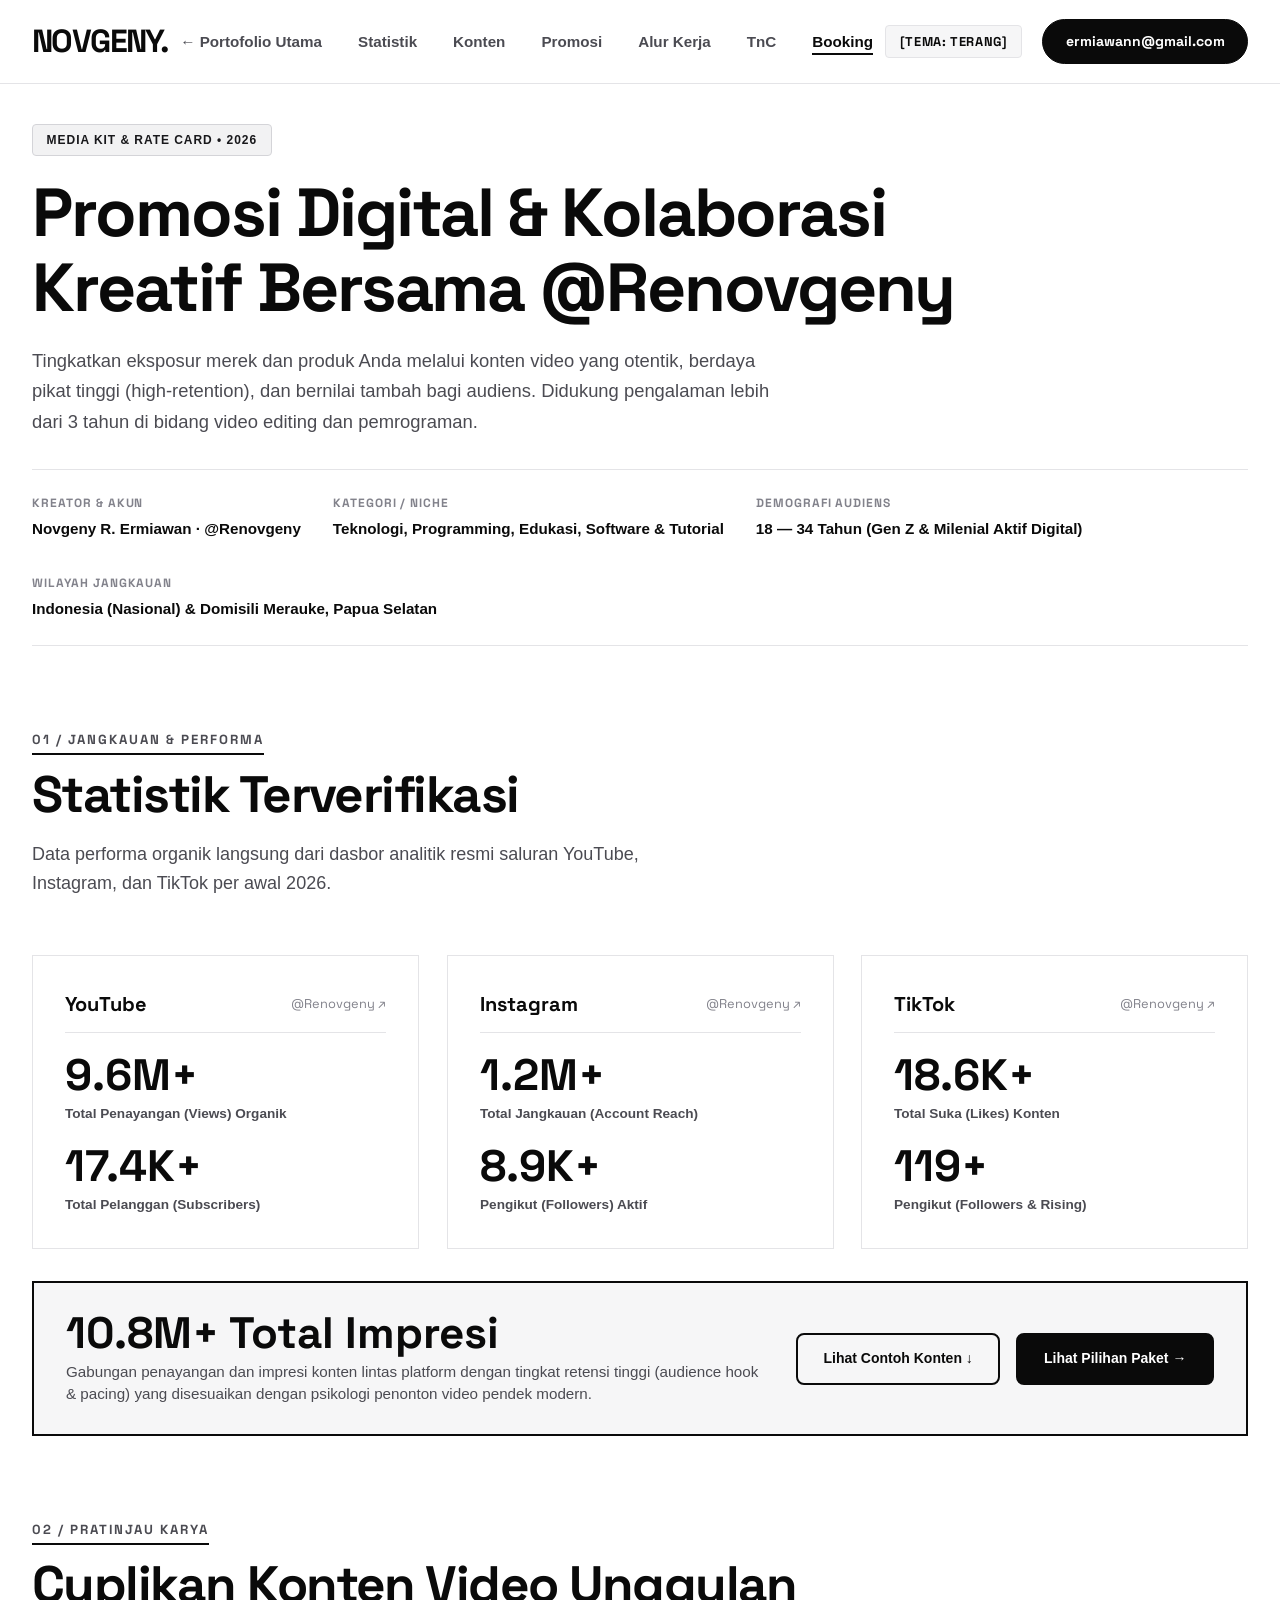
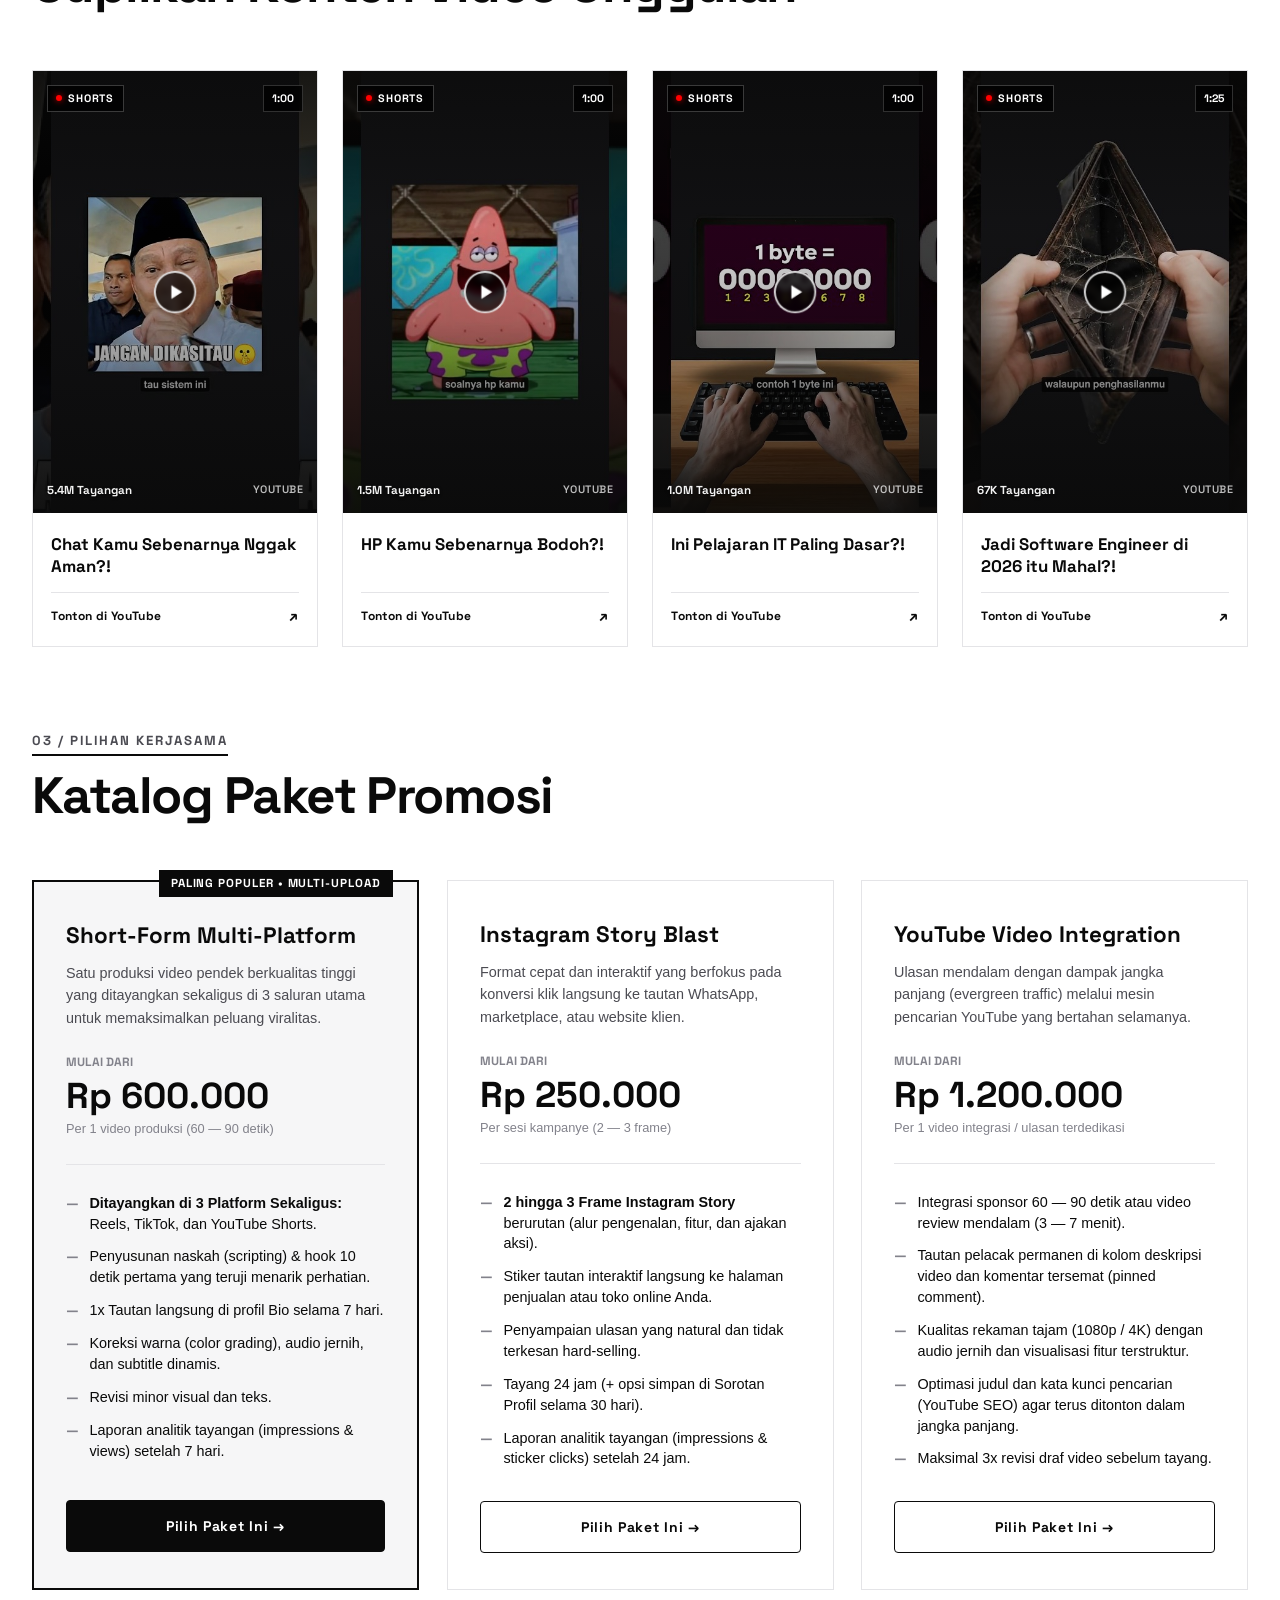
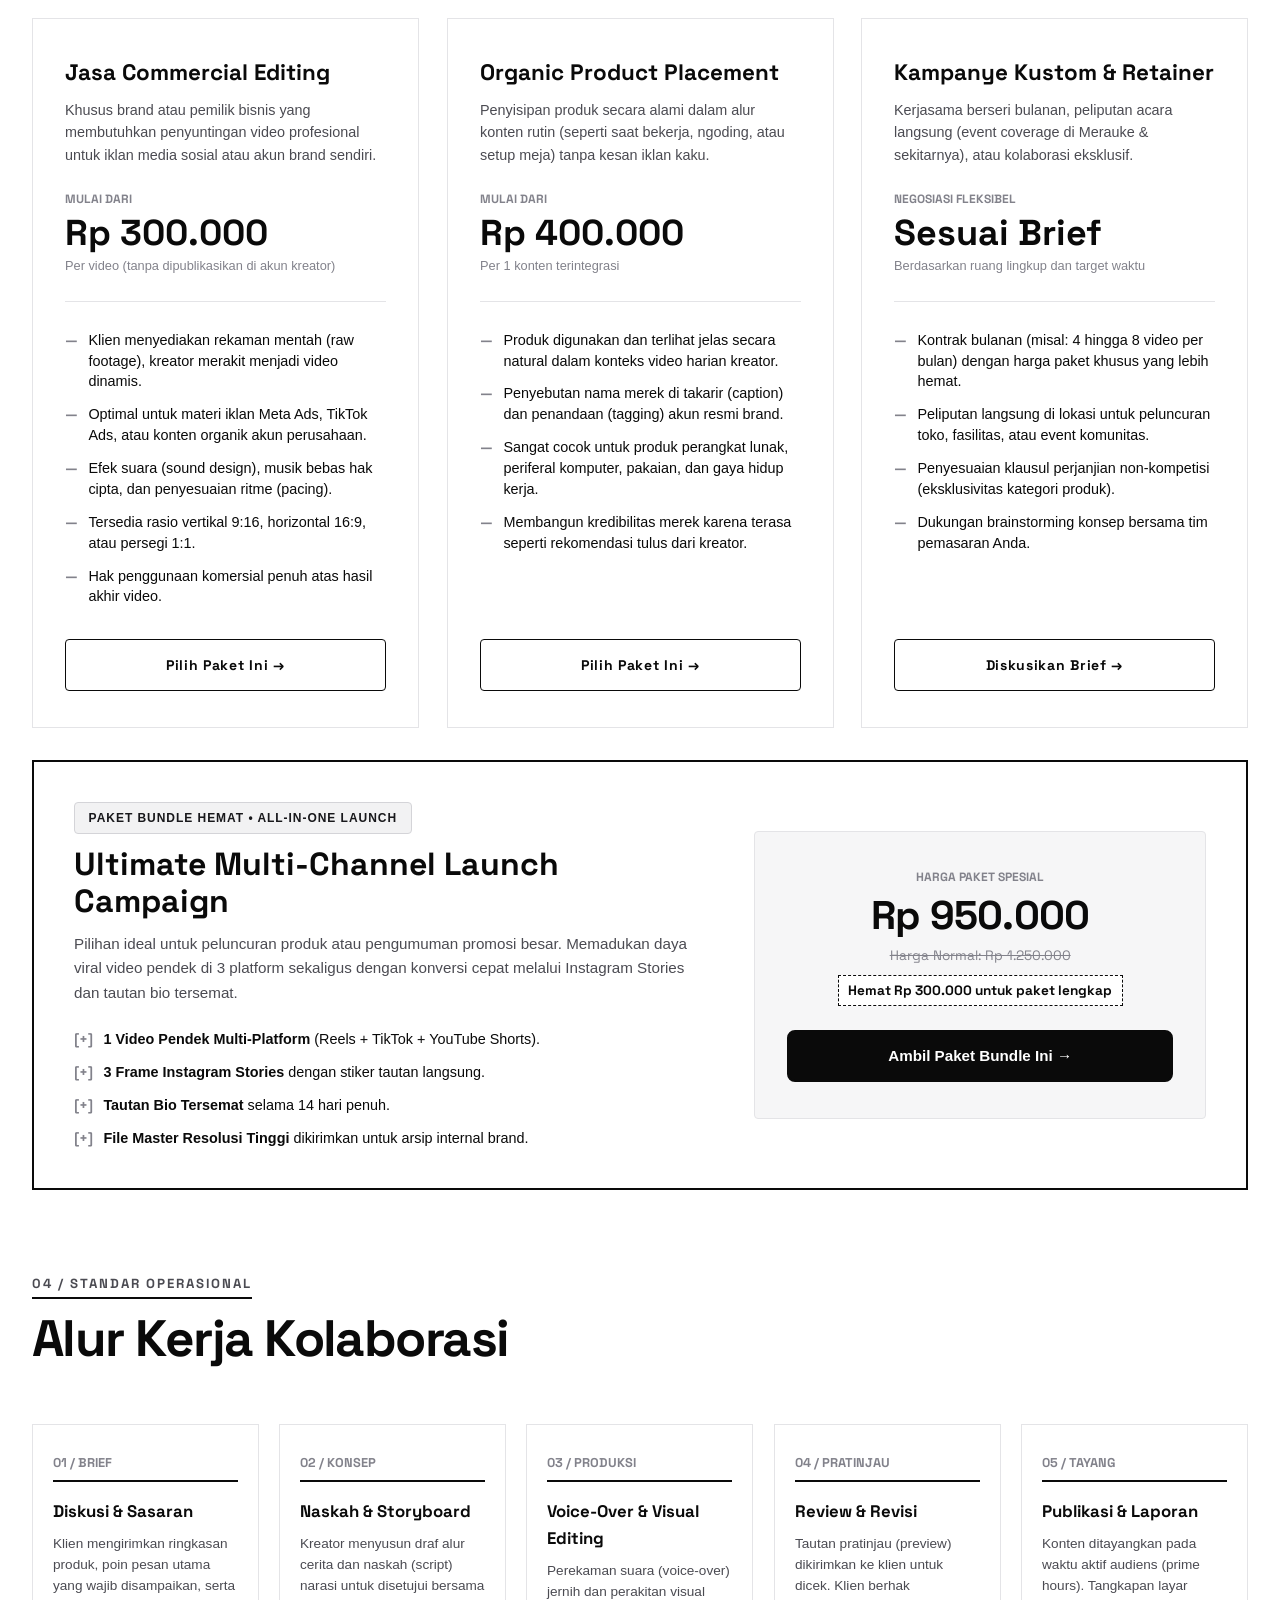
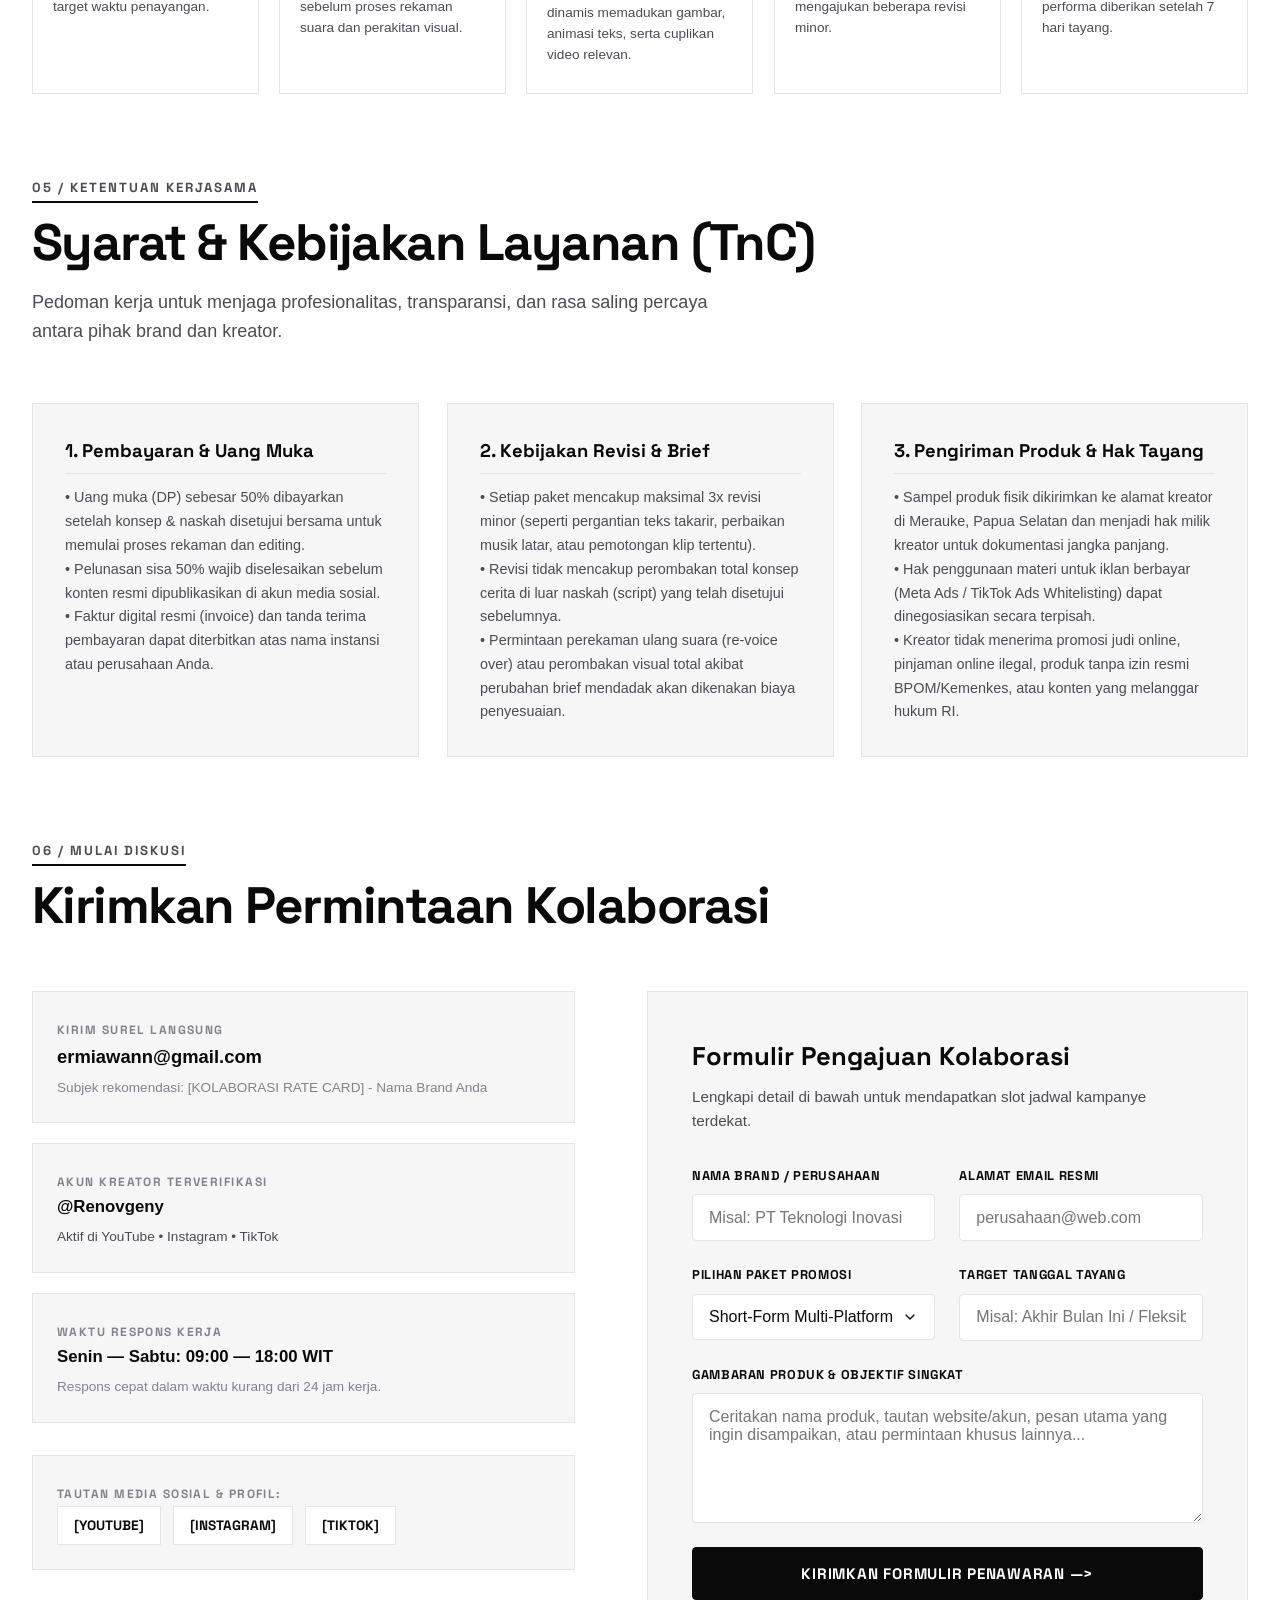
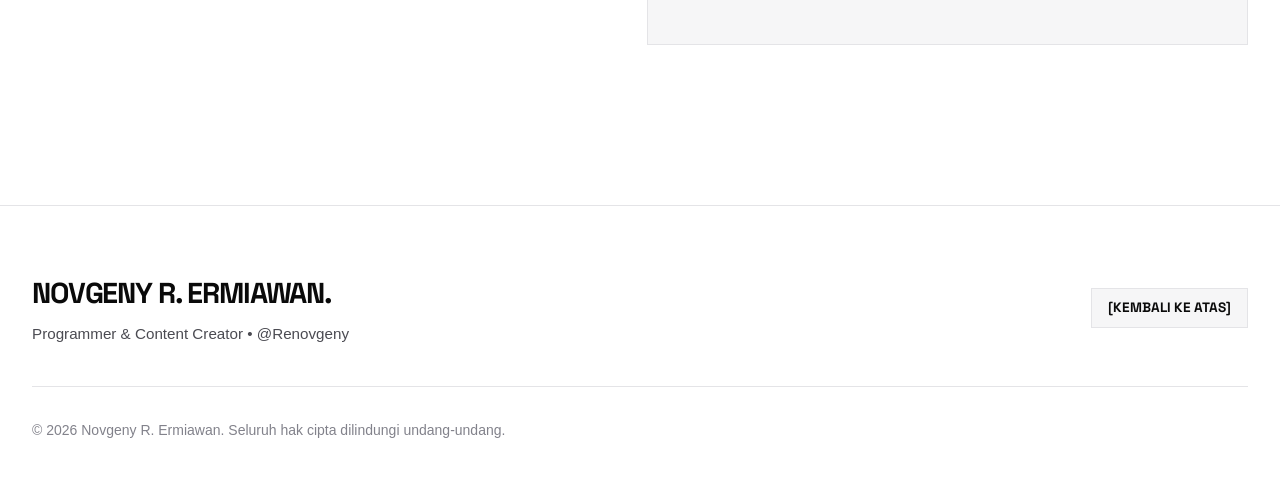
<file: rate-card/index.html>
<!DOCTYPE html>
<html lang="id">

<head>
  <meta charset="UTF-8">
  <meta name="viewport" content="width=device-width, initial-scale=1.0">
  <title>Rate Card &amp; Media Kit — Novgeny R. Ermiawan (@Renovgeny)</title>
  <meta name="description"
    content="Rate Card &amp; Media Kit resmi Novgeny R. Ermiawan (@Renovgeny). Penawaran promosi digital, paket video editing, dan endorsement konten kreatif di YouTube, Instagram, dan TikTok.">
  <meta name="keywords"
    content="Rate Card, Media Kit, Content Creator, Video Editor, Endorsement, Renovgeny, Novgeny R. Ermiawan, Jasa Promosi, YouTube, Instagram Reels, TikTok">
  <meta name="author" content="Novgeny R. Ermiawan">

  <meta name="robots" content="noindex, nofollow">

  <!-- Favicon / Tab Icon -->
  <link rel="icon" type="image/png" href="../assets/images/logo.png">
  <link rel="apple-touch-icon" href="../assets/images/logo.png">

  <!-- Google Fonts: Space Grotesk -->
  <link rel="preconnect" href="https://fonts.googleapis.com">
  <link rel="preconnect" href="https://fonts.gstatic.com" crossorigin>
  <link href="https://fonts.googleapis.com/css2?family=Space+Grotesk:wght@300..700&display=swap" rel="stylesheet">

  <!-- Shared Monochromatic Editorial Stylesheet -->
  <link rel="stylesheet" href="../css/style.css?v=2.6">
</head>

<body>

  <!-- ==========================================================================
       TOP NAVIGATION BAR
       ========================================================================== -->
  <header class="header" id="top">
    <div class="container">
      <nav class="nav-wrapper">
        <!-- Pure Typography Wordmark -->
        <a href="../index.html" class="brand-name">
          Novgeny<span class="brand-dot">.</span>
        </a>

        <!-- Navigation Links -->
        <ul class="nav-links" id="navLinks">
          <li><a href="../index.html" class="nav-link">&larr; Portofolio Utama</a></li>
          <li><a href="#statistik" class="nav-link">Statistik</a></li>
          <li><a href="#karya" class="nav-link">Konten</a></li>
          <li><a href="#paket" class="nav-link">Promosi</a></li>
          <li><a href="#alur" class="nav-link">Alur Kerja</a></li>
          <li><a href="#tnc" class="nav-link">TnC</a></li>
          <li><a href="#booking" class="nav-link">Booking</a></li>
        </ul>

        <!-- Action Items: Theme Toggle & Direct Contact Button -->
        <div class="nav-actions">
          <button class="theme-toggle-btn" id="themeToggleBtn" aria-label="Ganti Tema Tampilan">
            [TEMA: TERANG]
          </button>
          <a href="#booking" class="nav-cta-btn nav-email-desktop">
            ermiawann@gmail.com
          </a>
          <button class="mobile-menu-btn" id="mobileMenuBtn" aria-label="Buka Menu Navigasi">
            [MENU]
          </button>
        </div>
      </nav>
    </div>
  </header>

  <!-- ==========================================================================
       RATE CARD HERO SECTION
       ========================================================================== -->
  <main class="rate-card-page">
    <div class="container">
      <div class="rate-hero-badge-wrap">
         <span class="badge">MEDIA KIT &amp; RATE CARD &bull; 2026</span>
      </div>

      <h1 class="section-title rate-hero-title" style="font-size: clamp(2.5rem, 5.5vw, 4.25rem); max-width: 950px; margin-bottom: 1.25rem;">
        Promosi Digital &amp; Kolaborasi Kreatif Bersama @Renovgeny
      </h1>

      <p class="section-subtitle rate-hero-subtitle" style="max-width: 760px; font-size: 1.15rem;">
        Tingkatkan eksposur merek dan produk Anda melalui konten video yang otentik, berdaya pikat tinggi (high-retention), dan bernilai tambah bagi audiens. Didukung pengalaman lebih dari 3 tahun di bidang video editing dan pemrograman.
      </p>

      <!-- Key Demographic & Niche Meta -->
      <div class="rate-audience-meta">
        <div class="rate-audience-item">
          <span class="rate-audience-label">Kreator &amp; Akun</span>
          <span class="rate-audience-val">Novgeny R. Ermiawan &middot; @Renovgeny</span>
        </div>
        <div class="rate-audience-item">
          <span class="rate-audience-label">Kategori / Niche</span>
          <span class="rate-audience-val">Teknologi, Programming, Edukasi, Software &amp; Tutorial</span>
        </div>
        <div class="rate-audience-item">
          <span class="rate-audience-label">Demografi Audiens</span>
          <span class="rate-audience-val">18 &mdash; 34 Tahun (Gen Z &amp; Milenial Aktif Digital)</span>
        </div>
        <div class="rate-audience-item">
          <span class="rate-audience-label">Wilayah Jangkauan</span>
          <span class="rate-audience-val">Indonesia (Nasional) &amp; Domisili Merauke, Papua Selatan</span>
        </div>
      </div>
    </div>

    <!-- ==========================================================================
         SECTION 01: AUDIENCE & ANALYTICS OVERVIEW
         ========================================================================== -->
    <section class="container" id="statistik" style="margin-top: 5rem;">
      <div class="section-header">
        <span class="section-label">01 / Jangkauan &amp; Performa</span>
        <h2 class="section-title">Statistik Terverifikasi</h2>
        <p class="section-subtitle">
          Data performa organik langsung dari dasbor analitik resmi saluran YouTube, Instagram, dan TikTok per awal 2026.
        </p>
      </div>

      <div class="analytics-cards-grid">
        <!-- YouTube Card -->
        <div class="analytics-card">
          <div class="analytics-card-header">
            <span class="analytics-platform-title">YouTube</span>
            <a href="https://youtube.com/@Renovgeny" target="_blank" rel="noopener" class="analytics-handle">@Renovgeny &nearr;</a>
          </div>
          <div class="analytics-stat-pair">
            <div class="analytics-big-number">9.6M+</div>
            <div class="analytics-stat-sub">Total Penayangan (Views) Organik</div>
          </div>
          <div class="analytics-stat-pair" style="margin-bottom: 0;">
            <div class="analytics-big-number">17.4K+</div>
            <div class="analytics-stat-sub">Total Pelanggan (Subscribers)</div>
          </div>
        </div>

        <!-- Instagram Card -->
        <div class="analytics-card">
          <div class="analytics-card-header">
            <span class="analytics-platform-title">Instagram</span>
            <a href="https://www.instagram.com/renovgeny/" target="_blank" rel="noopener" class="analytics-handle">@Renovgeny &nearr;</a>
          </div>
          <div class="analytics-stat-pair">
            <div class="analytics-big-number">1.2M+</div>
            <div class="analytics-stat-sub">Total Jangkauan (Account Reach)</div>
          </div>
          <div class="analytics-stat-pair" style="margin-bottom: 0;">
            <div class="analytics-big-number">8.9K+</div>
            <div class="analytics-stat-sub">Pengikut (Followers) Aktif</div>
          </div>
        </div>

        <!-- TikTok Card -->
        <div class="analytics-card">
          <div class="analytics-card-header">
            <span class="analytics-platform-title">TikTok</span>
            <a href="https://www.tiktok.com/@renovgenyy" target="_blank" rel="noopener" class="analytics-handle">@Renovgeny &nearr;</a>
          </div>
          <div class="analytics-stat-pair">
            <div class="analytics-big-number">18.6K+</div>
            <div class="analytics-stat-sub">Total Suka (Likes) Konten</div>
          </div>
          <div class="analytics-stat-pair" style="margin-bottom: 0;">
            <div class="analytics-big-number">119+</div>
            <div class="analytics-stat-sub">Pengikut (Followers &amp; Rising)</div>
          </div>
        </div>
      </div>

      <!-- Aggregated Banner -->
      <div class="analytics-aggregate-banner">
        <div>
          <div class="analytics-aggregate-number">10.8M+ Total Impresi</div>
          <p class="analytics-aggregate-desc" style="margin-top: 0.35rem;">
            Gabungan penayangan dan impresi konten lintas platform dengan tingkat retensi tinggi (audience hook &amp; pacing) yang disesuaikan dengan psikologi penonton video pendek modern.
          </p>
        </div>
        <div style="flex-shrink: 0; display: flex; gap: 1rem; flex-wrap: wrap;">
          <a href="#karya" class="btn-hero-outline" style="padding: 0.8rem 1.6rem; font-size: 0.875rem;">
            Lihat Contoh Konten &darr;
          </a>
          <a href="#paket" class="btn-hero-solid" style="padding: 0.8rem 1.6rem; font-size: 0.875rem;">
            Lihat Pilihan Paket &rarr;
          </a>
        </div>
      </div>
    </section>

    <!-- ==========================================================================
         SECTION 02: FEATURED VIDEO CONTENT (YOUTUBE SHORTS SHOWCASE)
         ========================================================================== -->
    <section class="container" id="karya" style="margin-top: 5rem;">
      <div class="section-header">
        <span class="section-label">02 / Pratinjau Karya</span>
        <h2 class="section-title">Cuplikan Konten Video Unggulan</h2>
      </div>

      <!-- YouTube Shorts Grid (Lightweight External Cards with Vertical Thumbnails) -->
      <div class="shorts-grid">
        <!-- Short Card 1 -->
        <a href="https://youtube.com/shorts/Kumi0WAmigk" target="_blank" rel="noopener noreferrer" class="short-card" aria-label="Tonton YouTube Short: Chat Kamu Sebenarnya Nggak Aman?!">
          <div class="short-thumb-wrapper">
            <img src="../assets/images/short_chat_security.jpg" alt="Thumbnail Short Chat Kamu Sebenarnya Nggak Aman?!" class="short-thumb-img" loading="lazy" width="400" height="622">
            <div class="short-thumb-overlay"></div>
            <div class="short-badge-row">
              <span class="short-badge"><span class="short-badge-icon"></span>SHORTS</span>
              <span class="short-duration">1:00</span>
            </div>
            <div class="short-play-btn" aria-hidden="true">
              <svg viewBox="0 0 24 24" width="20" height="20">
                <polygon points="6,3 20,12 6,21"></polygon>
              </svg>
            </div>
            <div class="short-stats-row">
              <span class="short-stat-views">5.4M Tayangan</span>
              <span class="short-stat-platform">YouTube</span>
            </div>
          </div>
          <div class="short-info-content">
            <h4 class="short-title">Chat Kamu Sebenarnya Nggak Aman?!</h4>
            <div class="short-action-link">
              <span>Tonton di YouTube</span>
              <span class="short-action-arrow">&nearr;</span>
            </div>
          </div>
        </a>

        <!-- Short Card 2 -->
        <a href="https://youtube.com/shorts/i2TMpYt0BWI" target="_blank" rel="noopener noreferrer" class="short-card" aria-label="Tonton YouTube Short: HP Kamu Sebenarnya Bodoh?!">
          <div class="short-thumb-wrapper">
            <img src="../assets/images/short_hp_bodoh.jpg" alt="Thumbnail Short HP Kamu Sebenarnya Bodoh?!" class="short-thumb-img" loading="lazy" width="400" height="622">
            <div class="short-thumb-overlay"></div>
            <div class="short-badge-row">
              <span class="short-badge"><span class="short-badge-icon"></span>SHORTS</span>
              <span class="short-duration">1:00</span>
            </div>
            <div class="short-play-btn" aria-hidden="true">
              <svg viewBox="0 0 24 24" width="20" height="20">
                <polygon points="6,3 20,12 6,21"></polygon>
              </svg>
            </div>
            <div class="short-stats-row">
              <span class="short-stat-views">1.5M Tayangan</span>
              <span class="short-stat-platform">YouTube</span>
            </div>
          </div>
          <div class="short-info-content">
            <h4 class="short-title">HP Kamu Sebenarnya Bodoh?!</h4>
            <div class="short-action-link">
              <span>Tonton di YouTube</span>
              <span class="short-action-arrow">&nearr;</span>
            </div>
          </div>
        </a>

        <!-- Short Card 3 -->
        <a href="https://youtube.com/shorts/F07rUHBFPW0" target="_blank" rel="noopener noreferrer" class="short-card" aria-label="Tonton YouTube Short: Ini Pelajaran IT Paling Dasar?!">
          <div class="short-thumb-wrapper">
            <img src="../assets/images/short_pelajaran_it.jpg" alt="Thumbnail Short Ini Pelajaran IT Paling Dasar?!" class="short-thumb-img" loading="lazy" width="400" height="622">
            <div class="short-thumb-overlay"></div>
            <div class="short-badge-row">
              <span class="short-badge"><span class="short-badge-icon"></span>SHORTS</span>
              <span class="short-duration">1:00</span>
            </div>
            <div class="short-play-btn" aria-hidden="true">
              <svg viewBox="0 0 24 24" width="20" height="20">
                <polygon points="6,3 20,12 6,21"></polygon>
              </svg>
            </div>
            <div class="short-stats-row">
              <span class="short-stat-views">1.0M Tayangan</span>
              <span class="short-stat-platform">YouTube</span>
            </div>
          </div>
          <div class="short-info-content">
            <h4 class="short-title">Ini Pelajaran IT Paling Dasar?!</h4>
            <div class="short-action-link">
              <span>Tonton di YouTube</span>
              <span class="short-action-arrow">&nearr;</span>
            </div>
          </div>
        </a>

        <!-- Short Card 4 -->
        <a href="https://youtube.com/shorts/3i5Jv0aVuqQ" target="_blank" rel="noopener noreferrer" class="short-card" aria-label="Tonton YouTube Short: Jadi Software Engineer di 2026 itu Mahal?!">
          <div class="short-thumb-wrapper">
            <img src="../assets/images/short_software_engineer_2026.jpg" alt="Thumbnail Short Jadi Software Engineer di 2026 itu Mahal?!" class="short-thumb-img" loading="lazy" width="400" height="622">
            <div class="short-thumb-overlay"></div>
            <div class="short-badge-row">
              <span class="short-badge"><span class="short-badge-icon"></span>SHORTS</span>
              <span class="short-duration">1:25</span>
            </div>
            <div class="short-play-btn" aria-hidden="true">
              <svg viewBox="0 0 24 24" width="20" height="20">
                <polygon points="6,3 20,12 6,21"></polygon>
              </svg>
            </div>
            <div class="short-stats-row">
              <span class="short-stat-views">67K Tayangan</span>
              <span class="short-stat-platform">YouTube</span>
            </div>
          </div>
          <div class="short-info-content">
            <h4 class="short-title">Jadi Software Engineer di 2026 itu Mahal?!</h4>
            <div class="short-action-link">
              <span>Tonton di YouTube</span>
              <span class="short-action-arrow">&nearr;</span>
            </div>
          </div>
        </a>
      </div>
    </section>

    <!-- ==========================================================================
         SECTION 03: PRICING & SERVICE PACKAGES
         ========================================================================== -->
    <section class="container" id="paket" style="margin-top: 5rem;">
      <div class="section-header">
        <span class="section-label">03 / Pilihan Kerjasama</span>
        <h2 class="section-title">Katalog Paket Promosi</h2>
        <!-- <p class="section-subtitle">
          Struktur harga transparan untuk berbagai format konten digital. Seluruh paket mencakup konsep naskah, pengambilan gambar, dan editing profesional.
        </p> -->
      </div>

      <!-- Pricing Cards Grid -->
      <div class="pricing-grid">
        <!-- Paket 1: Short-Form Multi-Platform -->
        <div class="pricing-card featured">
          <span class="pricing-featured-badge">Paling Populer &bull; Multi-Upload</span>
          <h3 class="pricing-title">Short-Form Multi-Platform</h3>
          <p class="pricing-desc">
            Satu produksi video pendek berkualitas tinggi yang ditayangkan sekaligus di 3 saluran utama untuk memaksimalkan peluang viralitas.
          </p>
          <div class="pricing-price-box">
            <div class="pricing-price-label">Mulai Dari</div>
            <div class="pricing-price">Rp 600.000</div>
            <div class="pricing-price-note">Per 1 video produksi (60 &mdash; 90 detik)</div>
          </div>
          <ul class="pricing-features-list">
            <li class="pricing-feature-item">
              <span class="pricing-feature-bullet">&mdash;</span>
              <span><strong>Ditayangkan di 3 Platform Sekaligus:</strong> Reels, TikTok, dan YouTube Shorts.</span>
            </li>
            <li class="pricing-feature-item">
              <span class="pricing-feature-bullet">&mdash;</span>
              <span>Penyusunan naskah (scripting) &amp; hook 10 detik pertama yang teruji menarik perhatian.</span>
            </li>
            <li class="pricing-feature-item">
              <span class="pricing-feature-bullet">&mdash;</span>
              <span>1x Tautan langsung di profil Bio selama 7 hari.</span>
            </li>
            <li class="pricing-feature-item">
              <span class="pricing-feature-bullet">&mdash;</span>
              <span>Koreksi warna (color grading), audio jernih, dan subtitle dinamis.</span>
            </li>
            <li class="pricing-feature-item">
              <span class="pricing-feature-bullet">&mdash;</span>
              <span>Revisi minor visual dan teks.</span>
            </li>
            <li class="pricing-feature-item">
              <span class="pricing-feature-bullet">&mdash;</span>
              <span>Laporan analitik tayangan (impressions &amp; views) setelah 7 hari.</span>
            </li>
          </ul>
          <a href="#booking" class="btn-pricing-book" data-package="Short-Form Multi-Platform">
            Pilih Paket Ini &rarr;
          </a>
        </div>

        <!-- Paket 2: Instagram Story Promo -->
        <div class="pricing-card">
          <h3 class="pricing-title">Instagram Story Blast</h3>
          <p class="pricing-desc">
            Format cepat dan interaktif yang berfokus pada konversi klik langsung ke tautan WhatsApp, marketplace, atau website klien.
          </p>
          <div class="pricing-price-box">
            <div class="pricing-price-label">Mulai Dari</div>
            <div class="pricing-price">Rp 250.000</div>
            <div class="pricing-price-note">Per sesi kampanye (2 &mdash; 3 frame)</div>
          </div>
          <ul class="pricing-features-list">
            <li class="pricing-feature-item">
              <span class="pricing-feature-bullet">&mdash;</span>
              <span><strong>2 hingga 3 Frame Instagram Story</strong> berurutan (alur pengenalan, fitur, dan ajakan aksi).</span>
            </li>
            <li class="pricing-feature-item">
              <span class="pricing-feature-bullet">&mdash;</span>
              <span>Stiker tautan interaktif langsung ke halaman penjualan atau toko online Anda.</span>
            </li>
            <li class="pricing-feature-item">
              <span class="pricing-feature-bullet">&mdash;</span>
              <span>Penyampaian ulasan yang natural dan tidak terkesan hard-selling.</span>
            </li>
            <li class="pricing-feature-item">
              <span class="pricing-feature-bullet">&mdash;</span>
              <span>Tayang 24 jam (+ opsi simpan di Sorotan Profil selama 30 hari).</span>
            </li>
            <li class="pricing-feature-item">
              <span class="pricing-feature-bullet">&mdash;</span>
              <span>Laporan analitik tayangan (impressions &amp; sticker clicks) setelah 24 jam.</span>
            </li>
          </ul>
          <a href="#booking" class="btn-pricing-outline" data-package="Instagram Story Blast">
            Pilih Paket Ini &rarr;
          </a>
        </div>

        <!-- Paket 3: YouTube Integration / Dedicated -->
        <div class="pricing-card">
          <h3 class="pricing-title">YouTube Video Integration</h3>
          <p class="pricing-desc">
            Ulasan mendalam dengan dampak jangka panjang (evergreen traffic) melalui mesin pencarian YouTube yang bertahan selamanya.
          </p>
          <div class="pricing-price-box">
            <div class="pricing-price-label">Mulai Dari</div>
            <div class="pricing-price">Rp 1.200.000</div>
            <div class="pricing-price-note">Per 1 video integrasi / ulasan terdedikasi</div>
          </div>
          <ul class="pricing-features-list">
            <li class="pricing-feature-item">
              <span class="pricing-feature-bullet">&mdash;</span>
              <span>Integrasi sponsor 60 &mdash; 90 detik atau video review mendalam (3 &mdash; 7 menit).</span>
            </li>
            <li class="pricing-feature-item">
              <span class="pricing-feature-bullet">&mdash;</span>
              <span>Tautan pelacak permanen di kolom deskripsi video dan komentar tersemat (pinned comment).</span>
            </li>
            <li class="pricing-feature-item">
              <span class="pricing-feature-bullet">&mdash;</span>
              <span>Kualitas rekaman tajam (1080p / 4K) dengan audio jernih dan visualisasi fitur terstruktur.</span>
            </li>
            <li class="pricing-feature-item">
              <span class="pricing-feature-bullet">&mdash;</span>
              <span>Optimasi judul dan kata kunci pencarian (YouTube SEO) agar terus ditonton dalam jangka panjang.</span>
            </li>
            <li class="pricing-feature-item">
              <span class="pricing-feature-bullet">&mdash;</span>
              <span>Maksimal 3x revisi draf video sebelum tayang.</span>
            </li>
          </ul>
          <a href="#booking" class="btn-pricing-outline" data-package="YouTube Video Integration">
            Pilih Paket Ini &rarr;
          </a>
        </div>

        <!-- Paket 4: Jasa Video Editing Saja -->
        <div class="pricing-card">
          <h3 class="pricing-title">Jasa Commercial Editing</h3>
          <p class="pricing-desc">
            Khusus brand atau pemilik bisnis yang membutuhkan penyuntingan video profesional untuk iklan media sosial atau akun brand sendiri.
          </p>
          <div class="pricing-price-box">
            <div class="pricing-price-label">Mulai Dari</div>
            <div class="pricing-price">Rp 300.000</div>
            <div class="pricing-price-note">Per video (tanpa dipublikasikan di akun kreator)</div>
          </div>
          <ul class="pricing-features-list">
            <li class="pricing-feature-item">
              <span class="pricing-feature-bullet">&mdash;</span>
              <span>Klien menyediakan rekaman mentah (raw footage), kreator merakit menjadi video dinamis.</span>
            </li>
            <li class="pricing-feature-item">
              <span class="pricing-feature-bullet">&mdash;</span>
              <span>Optimal untuk materi iklan Meta Ads, TikTok Ads, atau konten organik akun perusahaan.</span>
            </li>
            <li class="pricing-feature-item">
              <span class="pricing-feature-bullet">&mdash;</span>
              <span>Efek suara (sound design), musik bebas hak cipta, dan penyesuaian ritme (pacing).</span>
            </li>
            <li class="pricing-feature-item">
              <span class="pricing-feature-bullet">&mdash;</span>
              <span>Tersedia rasio vertikal 9:16, horizontal 16:9, atau persegi 1:1.</span>
            </li>
            <li class="pricing-feature-item">
              <span class="pricing-feature-bullet">&mdash;</span>
              <span>Hak penggunaan komersial penuh atas hasil akhir video.</span>
            </li>
          </ul>
          <a href="#booking" class="btn-pricing-outline" data-package="Jasa Commercial Editing">
            Pilih Paket Ini &rarr;
          </a>
        </div>

        <!-- Paket 5: Organic Product Placement -->
        <div class="pricing-card">
          <h3 class="pricing-title">Organic Product Placement</h3>
          <p class="pricing-desc">
            Penyisipan produk secara alami dalam alur konten rutin (seperti saat bekerja, ngoding, atau setup meja) tanpa kesan iklan kaku.
          </p>
          <div class="pricing-price-box">
            <div class="pricing-price-label">Mulai Dari</div>
            <div class="pricing-price">Rp 400.000</div>
            <div class="pricing-price-note">Per 1 konten terintegrasi</div>
          </div>
          <ul class="pricing-features-list">
            <li class="pricing-feature-item">
              <span class="pricing-feature-bullet">&mdash;</span>
              <span>Produk digunakan dan terlihat jelas secara natural dalam konteks video harian kreator.</span>
            </li>
            <li class="pricing-feature-item">
              <span class="pricing-feature-bullet">&mdash;</span>
              <span>Penyebutan nama merek di takarir (caption) dan penandaan (tagging) akun resmi brand.</span>
            </li>
            <li class="pricing-feature-item">
              <span class="pricing-feature-bullet">&mdash;</span>
              <span>Sangat cocok untuk produk perangkat lunak, periferal komputer, pakaian, dan gaya hidup kerja.</span>
            </li>
            <li class="pricing-feature-item">
              <span class="pricing-feature-bullet">&mdash;</span>
              <span>Membangun kredibilitas merek karena terasa seperti rekomendasi tulus dari kreator.</span>
            </li>
          </ul>
          <a href="#booking" class="btn-pricing-outline" data-package="Organic Product Placement">
            Pilih Paket Ini &rarr;
          </a>
        </div>

        <!-- Paket 6: Custom Campaign / Brand Ambassador -->
        <div class="pricing-card">
          <h3 class="pricing-title">Kampanye Kustom &amp; Retainer</h3>
          <p class="pricing-desc">
            Kerjasama berseri bulanan, peliputan acara langsung (event coverage di Merauke &amp; sekitarnya), atau kolaborasi eksklusif.
          </p>
          <div class="pricing-price-box">
            <div class="pricing-price-label">Negosiasi Fleksibel</div>
            <div class="pricing-price">Sesuai Brief</div>
            <div class="pricing-price-note">Berdasarkan ruang lingkup dan target waktu</div>
          </div>
          <ul class="pricing-features-list">
            <li class="pricing-feature-item">
              <span class="pricing-feature-bullet">&mdash;</span>
              <span>Kontrak bulanan (misal: 4 hingga 8 video per bulan) dengan harga paket khusus yang lebih hemat.</span>
            </li>
            <li class="pricing-feature-item">
              <span class="pricing-feature-bullet">&mdash;</span>
              <span>Peliputan langsung di lokasi untuk peluncuran toko, fasilitas, atau event komunitas.</span>
            </li>
            <li class="pricing-feature-item">
              <span class="pricing-feature-bullet">&mdash;</span>
              <span>Penyesuaian klausul perjanjian non-kompetisi (eksklusivitas kategori produk).</span>
            </li>
            <li class="pricing-feature-item">
              <span class="pricing-feature-bullet">&mdash;</span>
              <span>Dukungan brainstorming konsep bersama tim pemasaran Anda.</span>
            </li>
          </ul>
          <a href="#booking" class="btn-pricing-outline" data-package="Kampanye Kustom">
            Diskusikan Brief &rarr;
          </a>
        </div>
      </div>

      <!-- Bundle Card (All-in-One Launch Package) -->
      <div class="bundle-card">
        <div>
          <span class="badge" style="margin-bottom: 0.75rem;">PAKET BUNDLE HEMAT &bull; ALL-IN-ONE LAUNCH</span>
          <h3 class="bundle-title">
            Ultimate Multi-Channel Launch Campaign
          </h3>
          <p style="font-size: 0.95rem; color: var(--text-secondary); line-height: 1.6; margin-bottom: 1.5rem;">
            Pilihan ideal untuk peluncuran produk atau pengumuman promosi besar. Memadukan daya viral video pendek di 3 platform sekaligus dengan konversi cepat melalui Instagram Stories dan tautan bio tersemat.
          </p>
          <ul class="pricing-features-list" style="margin-bottom: 0;">
            <li class="pricing-feature-item">
              <span class="pricing-feature-bullet">[+]</span>
              <span><strong>1 Video Pendek Multi-Platform</strong> (Reels + TikTok + YouTube Shorts).</span>
            </li>
            <li class="pricing-feature-item">
              <span class="pricing-feature-bullet">[+]</span>
              <span><strong>3 Frame Instagram Stories</strong> dengan stiker tautan langsung.</span>
            </li>
            <li class="pricing-feature-item">
              <span class="pricing-feature-bullet">[+]</span>
              <span><strong>Tautan Bio Tersemat</strong> selama 14 hari penuh.</span>
            </li>
            <li class="pricing-feature-item">
              <span class="pricing-feature-bullet">[+]</span>
              <span><strong>File Master Resolusi Tinggi</strong> dikirimkan untuk arsip internal brand.</span>
            </li>
          </ul>
        </div>
        <div class="bundle-pricing-box">
          <div class="pricing-price-label">Harga Paket Spesial</div>
          <div class="bundle-price">Rp 950.000</div>
          <div class="bundle-price-original">
            Harga Normal: Rp 1.250.000
          </div>
          <div class="bundle-savings-tag">
            Hemat Rp 300.000 untuk paket lengkap
          </div>
          <a href="#booking" class="btn-hero-solid bundle-cta-btn" data-package="Ultimate Multi-Channel Launch">
            Ambil Paket Bundle Ini &rarr;
          </a>
        </div>
      </div>
    </section>

    <!-- ==========================================================================
         SECTION 04: WORKFLOW / ALUR KERJASAMA
         ========================================================================== -->
    <section class="container" id="alur" style="margin-top: 5rem;">
      <div class="section-header">
        <span class="section-label">04 / Standar Operasional</span>
        <h2 class="section-title">Alur Kerja Kolaborasi</h2>
      </div>

      <div class="workflow-grid">
        <div class="workflow-card">
          <div class="workflow-step">01 / BRIEF</div>
          <h4 class="workflow-title">Diskusi &amp; Sasaran</h4>
          <p class="workflow-desc">
            Klien mengirimkan ringkasan produk, poin pesan utama yang wajib disampaikan, serta target waktu penayangan.
          </p>
        </div>

        <div class="workflow-card">
          <div class="workflow-step">02 / KONSEP</div>
          <h4 class="workflow-title">Naskah &amp; Storyboard</h4>
          <p class="workflow-desc">
            Kreator menyusun draf alur cerita dan naskah (script) narasi untuk disetujui bersama sebelum proses rekaman suara dan perakitan visual.
          </p>
        </div>

        <div class="workflow-card">
          <div class="workflow-step">03 / PRODUKSI</div>
          <h4 class="workflow-title">Voice-Over &amp; Visual Editing</h4>
          <p class="workflow-desc">
            Perekaman suara (voice-over) jernih dan perakitan visual dinamis memadukan gambar, animasi teks, serta cuplikan video relevan.
          </p>
        </div>

        <div class="workflow-card">
          <div class="workflow-step">04 / PRATINJAU</div>
          <h4 class="workflow-title">Review &amp; Revisi</h4>
          <p class="workflow-desc">
            Tautan pratinjau (preview) dikirimkan ke klien untuk dicek. Klien berhak mengajukan beberapa revisi minor.
          </p>
        </div>

        <div class="workflow-card">
          <div class="workflow-step">05 / TAYANG</div>
          <h4 class="workflow-title">Publikasi &amp; Laporan</h4>
          <p class="workflow-desc">
            Konten ditayangkan pada waktu aktif audiens (prime hours). Tangkapan layar performa diberikan setelah 7 hari tayang.
          </p>
        </div>
      </div>
    </section>

    <!-- ==========================================================================
         SECTION 05: TERMS & CONDITIONS (KETENTUAN KERJASAMA)
         ========================================================================== -->
    <section class="container" id="tnc" style="margin-top: 5rem;">
      <div class="section-header">
        <span class="section-label">05 / Ketentuan Kerjasama</span>
        <h2 class="section-title">Syarat &amp; Kebijakan Layanan (TnC)</h2>
        <p class="section-subtitle">
          Pedoman kerja untuk menjaga profesionalitas, transparansi, dan rasa saling percaya antara pihak brand dan kreator.
        </p>
      </div>

      <div class="terms-grid">
        <div class="terms-card">
          <h4 class="terms-title">1. Pembayaran &amp; Uang Muka</h4>
          <p class="terms-text">
            &bull; Uang muka (DP) sebesar 50% dibayarkan setelah konsep &amp; naskah disetujui bersama untuk memulai proses rekaman dan editing.<br>
            &bull; Pelunasan sisa 50% wajib diselesaikan sebelum konten resmi dipublikasikan di akun media sosial.<br>
            &bull; Faktur digital resmi (invoice) dan tanda terima pembayaran dapat diterbitkan atas nama instansi atau perusahaan Anda.
          </p>
        </div>

        <div class="terms-card">
          <h4 class="terms-title">2. Kebijakan Revisi &amp; Brief</h4>
          <p class="terms-text">
            &bull; Setiap paket mencakup maksimal 3x revisi minor (seperti pergantian teks takarir, perbaikan musik latar, atau pemotongan klip tertentu).<br>
            &bull; Revisi tidak mencakup perombakan total konsep cerita di luar naskah (script) yang telah disetujui sebelumnya.<br>
            &bull; Permintaan perekaman ulang suara (re-voice over) atau perombakan visual total akibat perubahan brief mendadak akan dikenakan biaya penyesuaian.
          </p>
        </div>

        <div class="terms-card">
          <h4 class="terms-title">3. Pengiriman Produk &amp; Hak Tayang</h4>
          <p class="terms-text">
            &bull; Sampel produk fisik dikirimkan ke alamat kreator di Merauke, Papua Selatan dan menjadi hak milik kreator untuk dokumentasi jangka panjang.<br>
            &bull; Hak penggunaan materi untuk iklan berbayar (Meta Ads / TikTok Ads Whitelisting) dapat dinegosiasikan secara terpisah.<br>
            &bull; Kreator tidak menerima promosi judi online, pinjaman online ilegal, produk tanpa izin resmi BPOM/Kemenkes, atau konten yang melanggar hukum RI.
          </p>
        </div>
      </div>
    </section>

    <!-- ==========================================================================
         SECTION 06: BOOKING & INQUIRY FORM
         ========================================================================== -->
    <section class="container" id="booking" style="margin-top: 5rem; margin-bottom: 4rem;">
      <div class="section-header">
        <span class="section-label">06 / Mulai Diskusi</span>
        <h2 class="section-title">Kirimkan Permintaan Kolaborasi</h2>
      </div>

      <div class="contact-grid">
        <!-- Direct Contact Summary -->
        <div class="contact-info-panel">
          <div class="contact-cards-list">
            <div class="contact-item-card">
              <span class="contact-card-label">Kirim Surel Langsung</span>
              <a href="mailto:ermiawann@gmail.com" class="contact-card-value">ermiawann@gmail.com</a>
              <div style="font-size: 0.85rem; color: var(--text-muted); margin-top: 0.35rem;">
                Subjek rekomendasi: [KOLABORASI RATE CARD] - Nama Brand Anda
              </div>
            </div>

            <div class="contact-item-card">
              <span class="contact-card-label">Akun Kreator Terverifikasi</span>
              <div style="font-size: 1.05rem; font-weight: 700; color: var(--text-primary);">
                @Renovgeny
              </div>
              <div style="font-size: 0.85rem; color: var(--text-secondary); margin-top: 0.35rem;">
                Aktif di YouTube &bull; Instagram &bull; TikTok
              </div>
            </div>

            <div class="contact-item-card">
              <span class="contact-card-label">Waktu Respons Kerja</span>
              <div style="font-size: 1.05rem; font-weight: 700; color: var(--text-primary);">
                Senin &mdash; Sabtu: 09:00 &mdash; 18:00 WIT
              </div>
              <div style="font-size: 0.85rem; color: var(--text-muted); margin-top: 0.35rem;">
                Respons cepat dalam waktu kurang dari 24 jam kerja.
              </div>
            </div>
          </div>

          <!-- Pure Text Social Media Links (No Icons) -->
          <div class="social-links-block">
            <span class="social-links-label">Tautan Media Sosial &amp; Profil:</span>
            <div class="social-text-links">
              <a href="https://youtube.com/@Renovgeny" target="_blank" rel="noopener" class="social-btn">[YOUTUBE]</a>
              <a href="https://www.instagram.com/renovgeny/" target="_blank" rel="noopener" class="social-btn">[INSTAGRAM]</a>
              <a href="https://www.tiktok.com/@renovgenyy" target="_blank" rel="noopener" class="social-btn">[TIKTOK]</a>
            </div>
          </div>
        </div>

        <!-- Direct Booking Form -->
        <div class="contact-form-panel">
          <h3 class="form-title">Formulir Pengajuan Kolaborasi</h3>
          <p class="form-subtitle">Lengkapi detail di bawah untuk mendapatkan slot jadwal kampanye terdekat.</p>

          <form id="rateCardBookingForm" class="contact-form" onsubmit="return false;">
            <div class="form-row">
              <div class="form-group">
                <label for="brandName" class="form-label">Nama Brand / Perusahaan</label>
                <input type="text" id="brandName" name="brand" class="form-input" placeholder="Misal: PT Teknologi Inovasi" required>
              </div>

              <div class="form-group">
                <label for="brandEmail" class="form-label">Alamat Email Resmi</label>
                <input type="email" id="brandEmail" name="email" class="form-input" placeholder="perusahaan@web.com" required>
              </div>
            </div>

            <div class="form-row">
              <div class="form-group">
                <label for="selectedPackage" class="form-label">Pilihan Paket Promosi</label>
                <select id="selectedPackage" name="package" class="form-select">
                  <option value="Short-Form Multi-Platform (Rp 600K)">Short-Form Multi-Platform (Reels, TikTok, Shorts) &mdash; Rp 600K</option>
                  <option value="Instagram Story Blast (Rp 250K)">Instagram Story Blast (2-3 Frames + Link) &mdash; Rp 250K</option>
                  <option value="YouTube Video Integration (Rp 1.2M)">YouTube Video Integration / Dedicated Review &mdash; Rp 1.2M</option>
                  <option value="Jasa Commercial Editing (Rp 300K)">Jasa Commercial Video Editing Saja &mdash; Rp 300K</option>
                  <option value="Organic Product Placement (Rp 400K)">Organic Product Placement &mdash; Rp 400K</option>
                  <option value="Ultimate Multi-Channel Launch Bundle (Rp 950K)">Ultimate Launch Bundle (All-in-One) &mdash; Rp 950K</option>
                  <option value="Kampanye Kustom / Retainer Bulanan">Kampanye Kustom / Retainer Bulanan</option>
                </select>
              </div>

              <div class="form-group">
                <label for="targetDate" class="form-label">Target Tanggal Tayang</label>
                <input type="text" id="targetDate" name="targetDate" class="form-input" placeholder="Misal: Akhir Bulan Ini / Fleksibel">
              </div>
            </div>

            <div class="form-group">
              <label for="campaignBrief" class="form-label">Gambaran Produk &amp; Objektif Singkat</label>
              <textarea id="campaignBrief" name="brief" class="form-textarea"
                placeholder="Ceritakan nama produk, tautan website/akun, pesan utama yang ingin disampaikan, atau permintaan khusus lainnya..."
                required></textarea>
            </div>

            <button type="submit" class="btn-form-submit" style="width: 100%;">
              KIRIMKAN FORMULIR PENAWARAN &mdash;&gt;
            </button>
          </form>
        </div>
      </div>
    </section>
  </main>

  <!-- ==========================================================================
       FOOTER
       ========================================================================== -->
  <footer class="footer">
    <div class="container">
      <div class="footer-top-row">
        <div>
          <div class="footer-brand">Novgeny R. Ermiawan.</div>
          <div style="font-size: 0.95rem; color: var(--text-secondary); margin-top: 0.35rem;">
            Programmer &amp; Content Creator &bull; @Renovgeny
          </div>
        </div>

        <div style="display: flex; gap: 1.5rem; align-items: center; flex-wrap: wrap;">
          <a href="#top" class="footer-back-to-top" aria-label="Kembali ke atas">[KEMBALI KE ATAS]</a>
        </div>
      </div>

      <div class="footer-bottom-row">
        <div>
          &copy; 2026 Novgeny R. Ermiawan. Seluruh hak cipta dilindungi undang-undang.
        </div>
      </div>
    </div>
  </footer>

  <!-- Toast Notification Container -->
  <div id="appToast" class="toast-notice"></div>

  <!-- Application Script -->
  <script src="../js/app.js?v=2.6"></script>
</body>

</html>
</file>
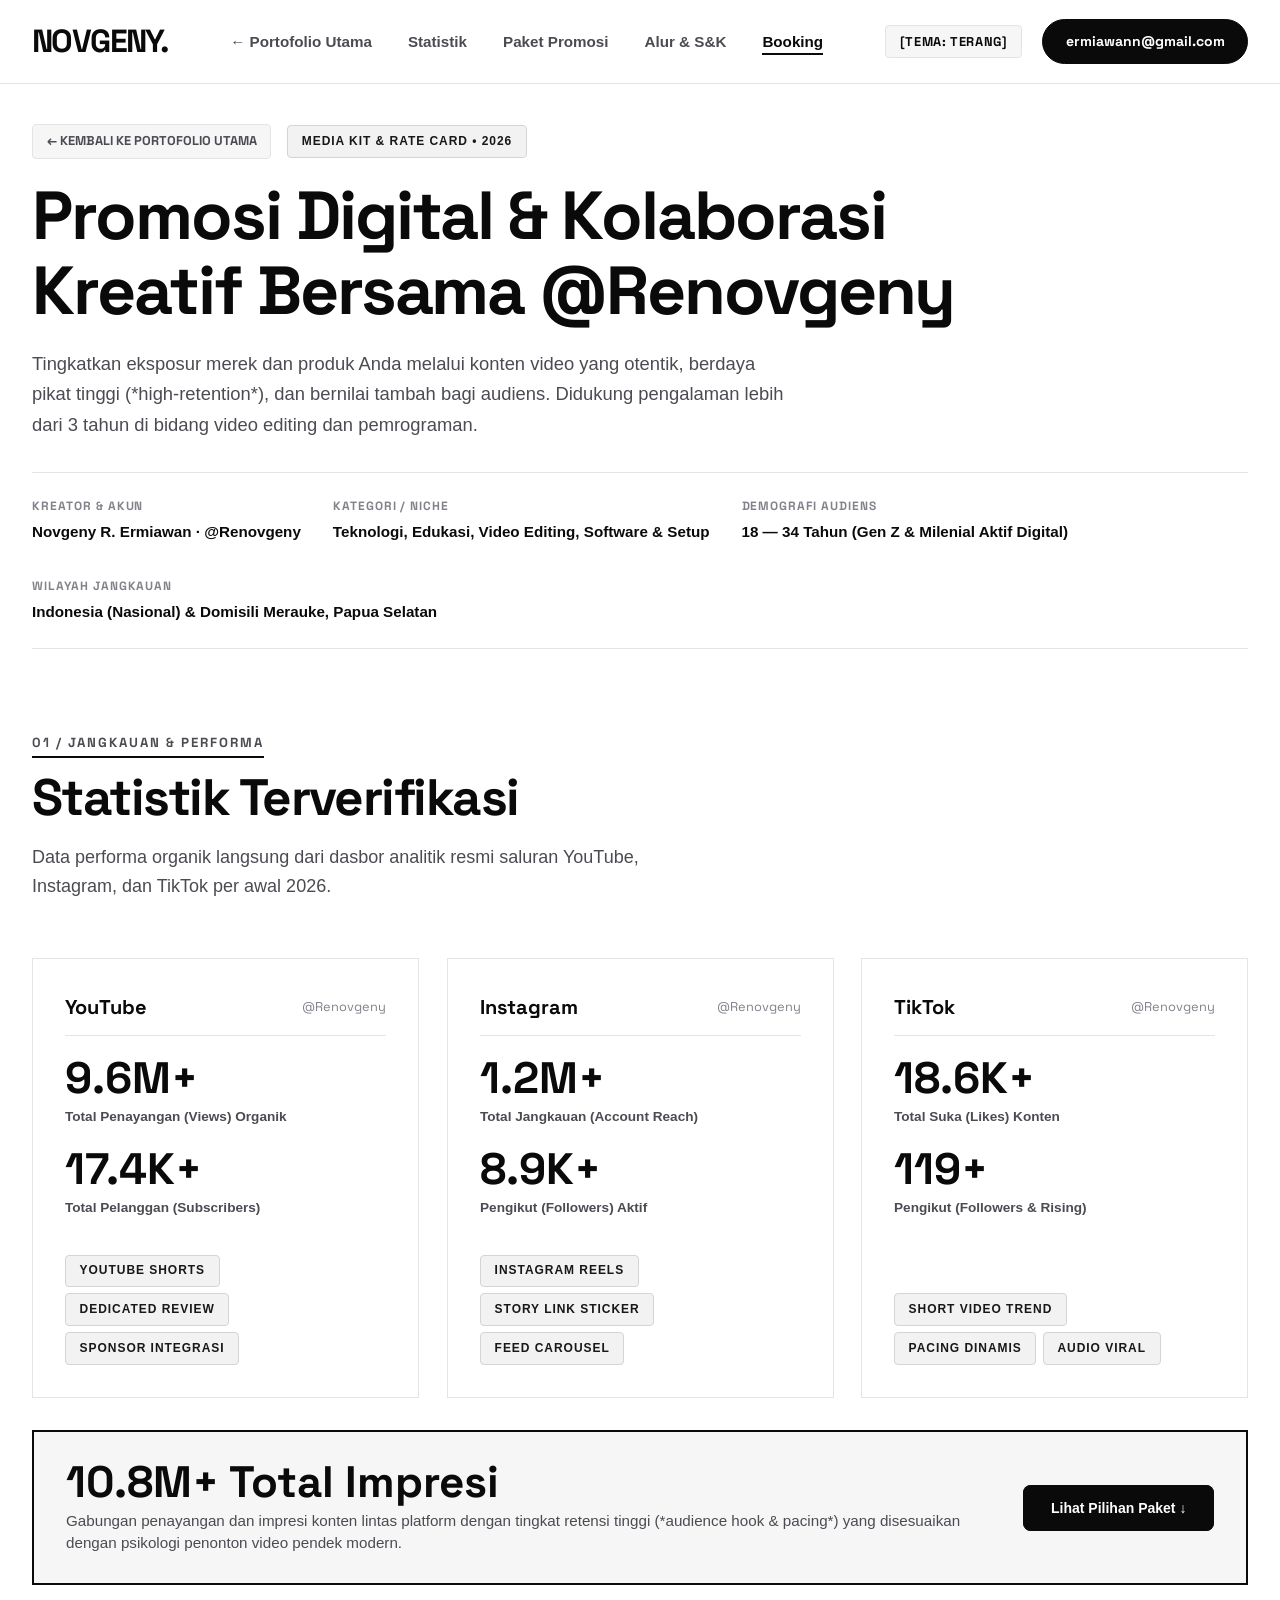
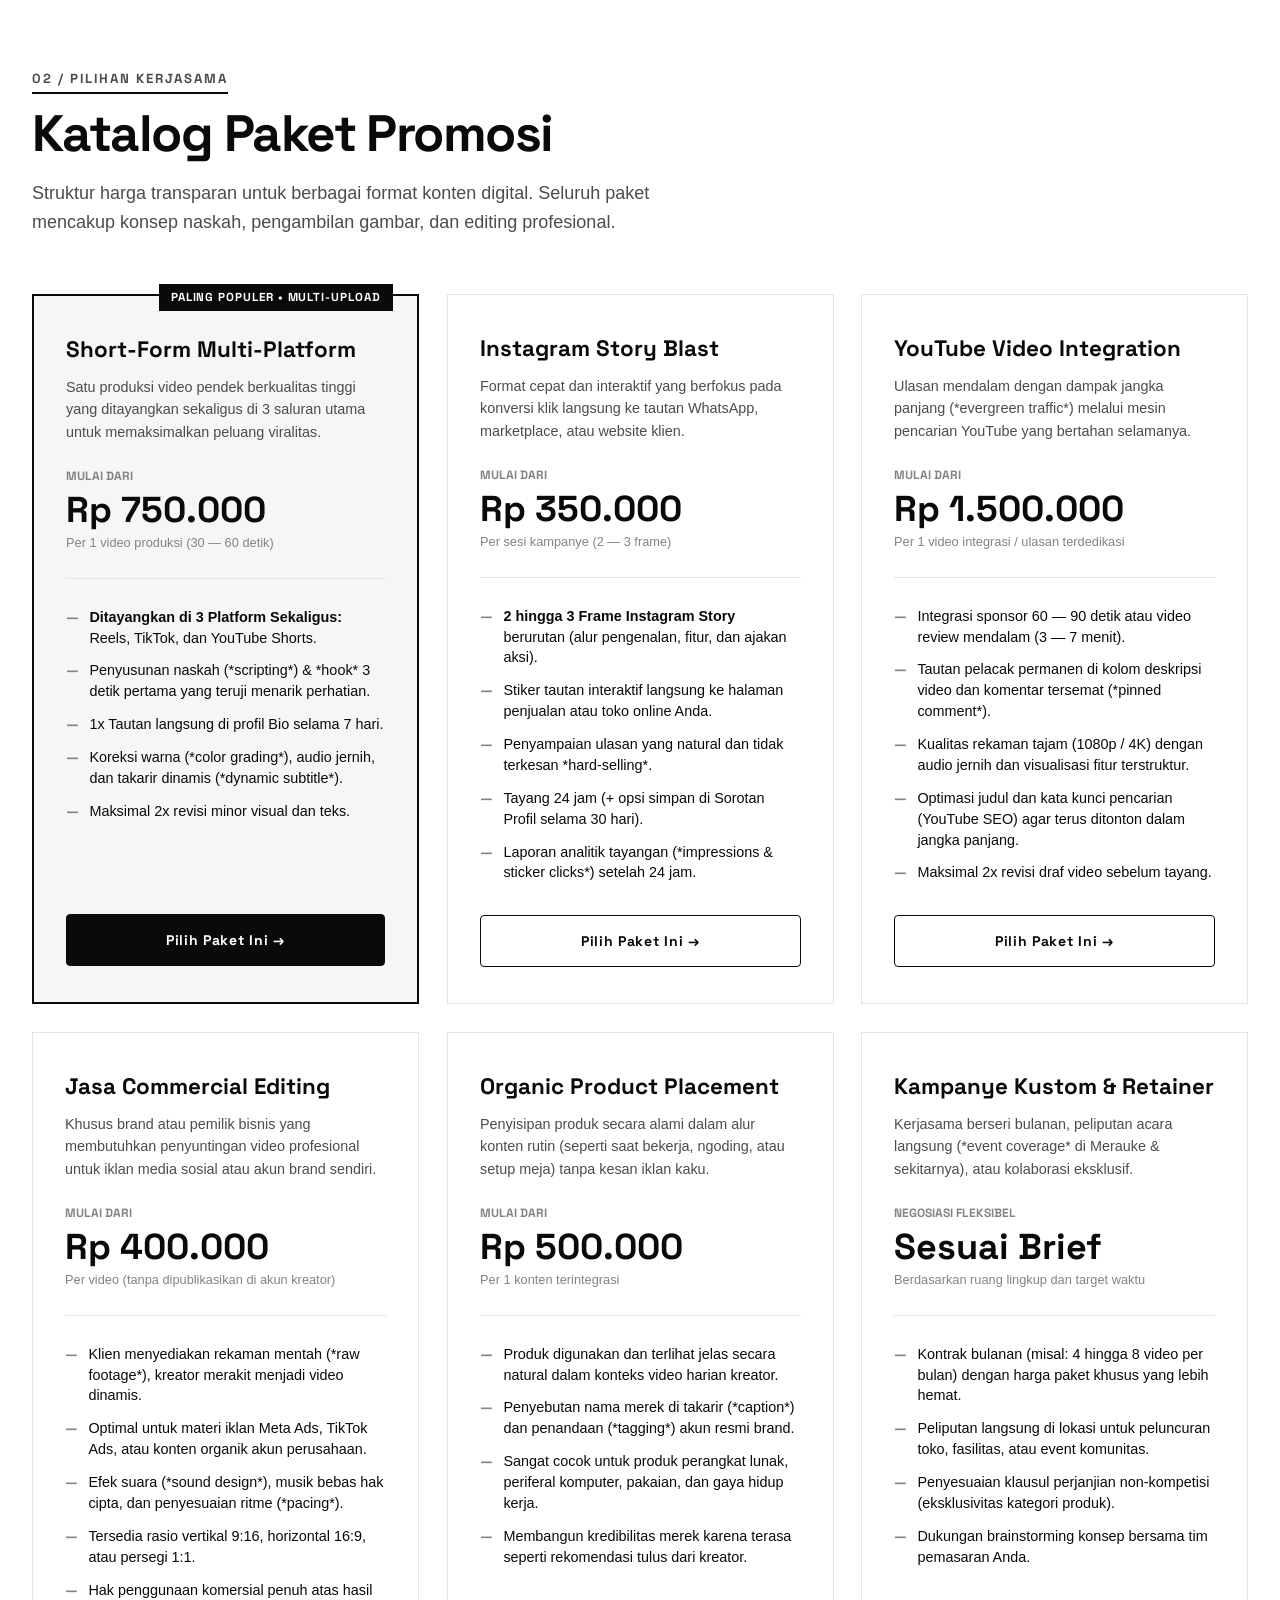
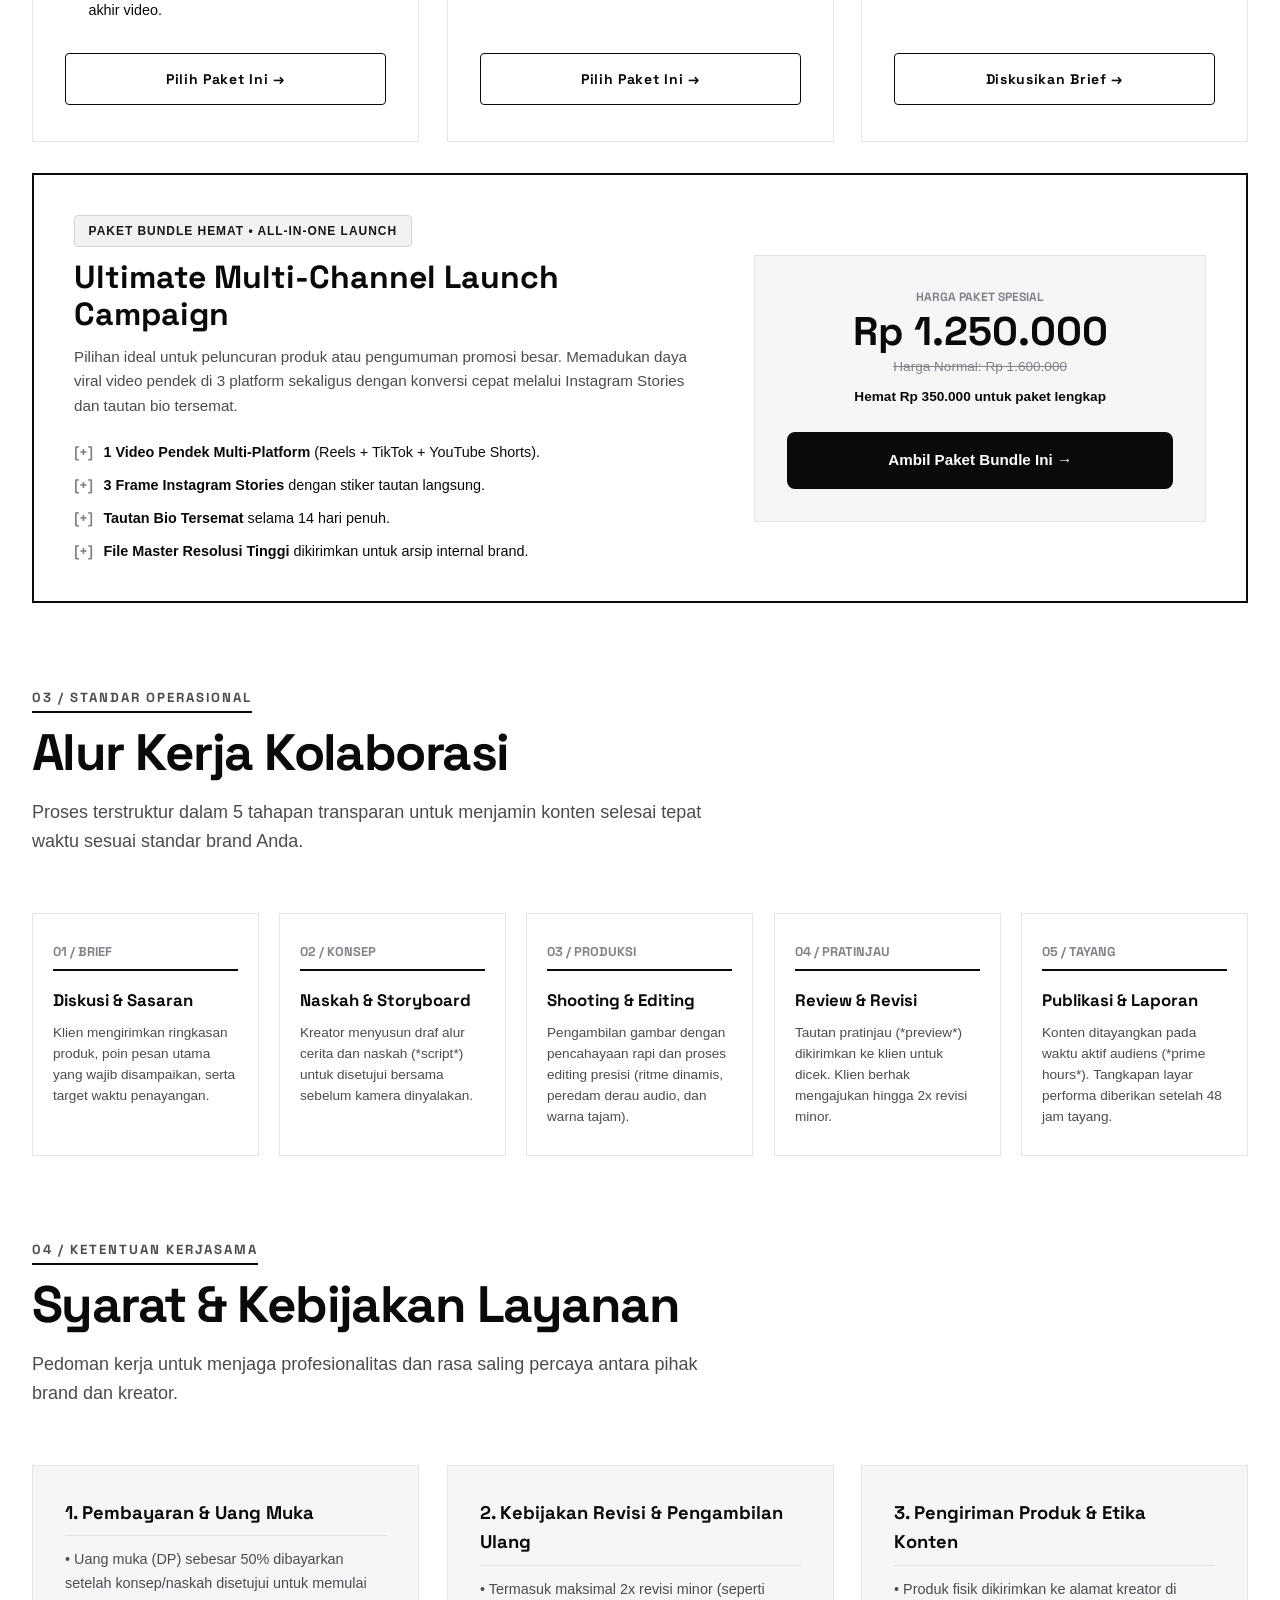
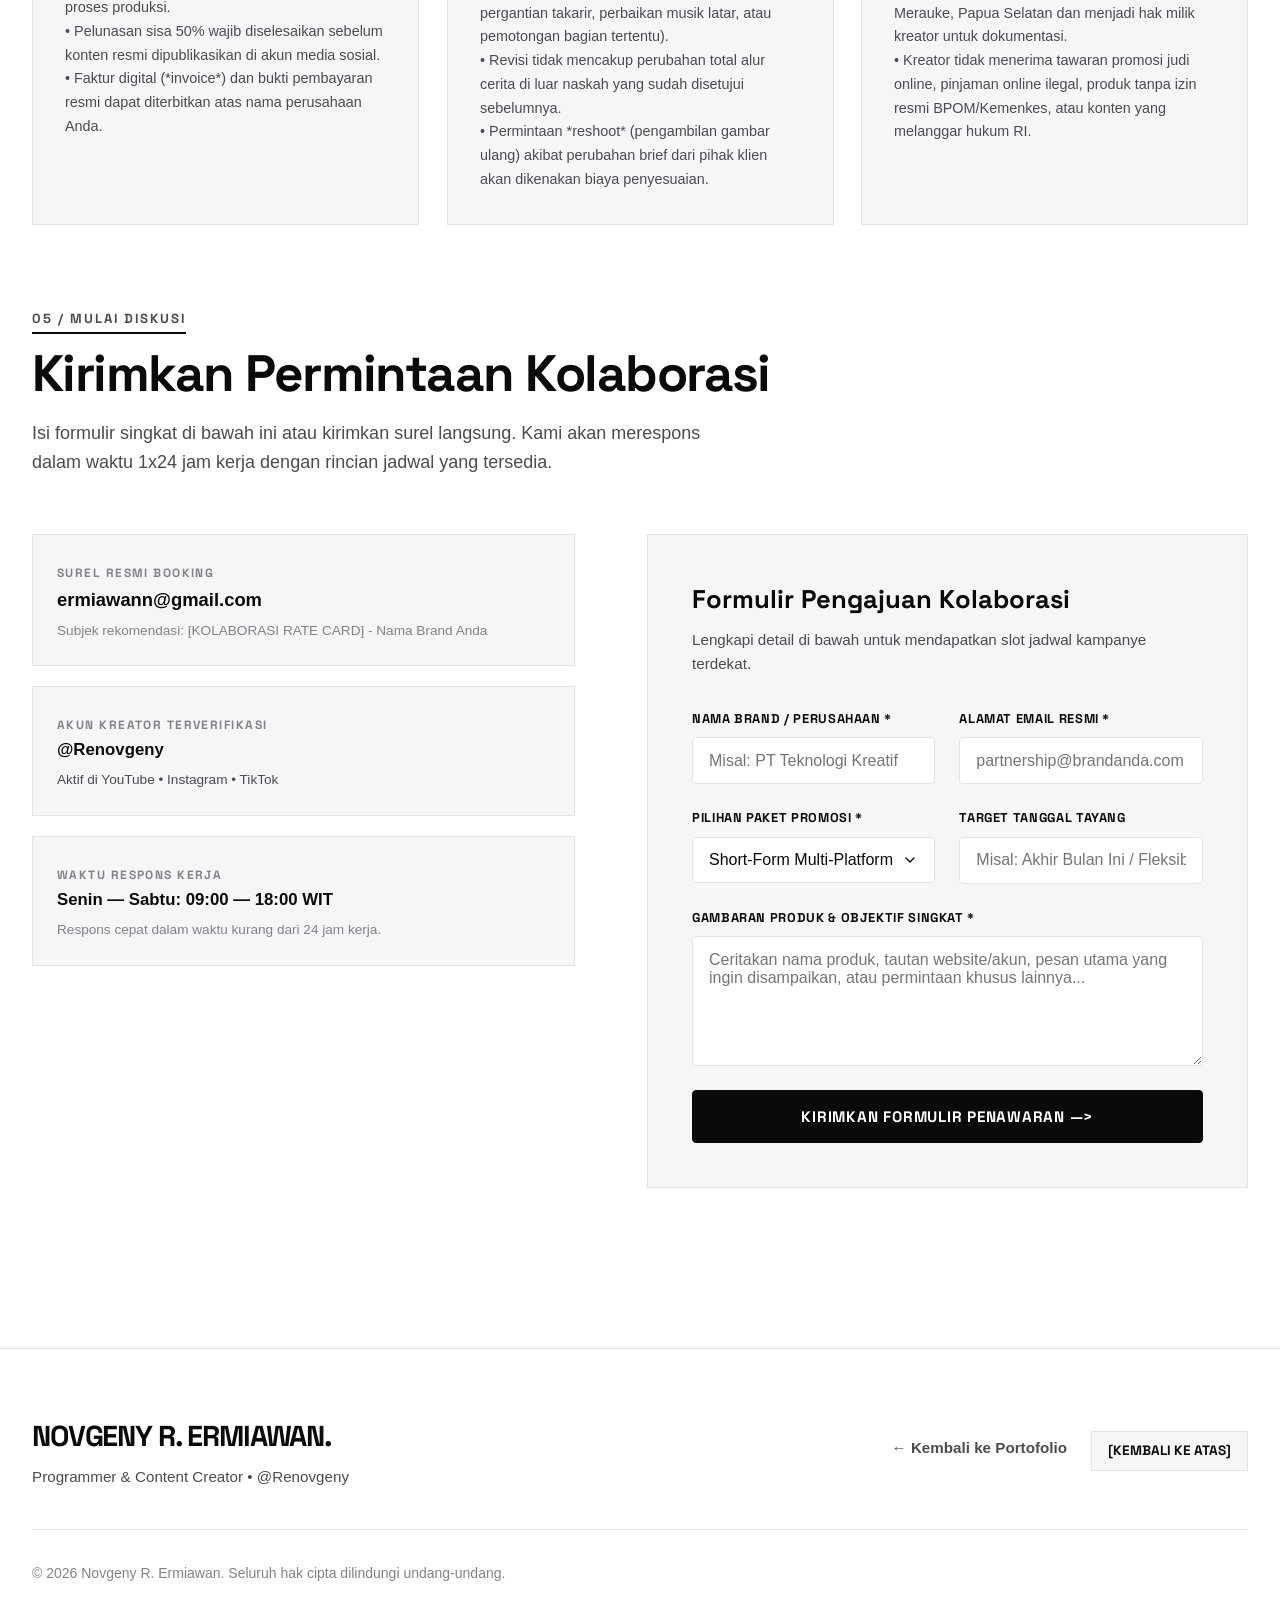
<file: rate-card.html>
<!DOCTYPE html>
<html lang="id">

<head>
  <meta charset="UTF-8">
  <meta name="viewport" content="width=device-width, initial-scale=1.0">
  <title>Rate Card &amp; Media Kit — Novgeny R. Ermiawan (@Renovgeny)</title>
  <meta name="description"
    content="Rate Card &amp; Media Kit resmi Novgeny R. Ermiawan (@Renovgeny). Penawaran promosi digital, paket video editing, dan endorsement konten kreatif di YouTube, Instagram, dan TikTok.">
  <meta name="keywords"
    content="Rate Card, Media Kit, Content Creator, Video Editor, Endorsement, Renovgeny, Novgeny R. Ermiawan, Jasa Promosi, YouTube, Instagram Reels, TikTok">
  <meta name="author" content="Novgeny R. Ermiawan">

  <!-- Google Fonts: Space Grotesk -->
  <link rel="preconnect" href="https://fonts.googleapis.com">
  <link rel="preconnect" href="https://fonts.gstatic.com" crossorigin>
  <link href="https://fonts.googleapis.com/css2?family=Space+Grotesk:wght@300..700&display=swap" rel="stylesheet">

  <!-- Shared Monochromatic Editorial Stylesheet -->
  <link rel="stylesheet" href="css/style.css">
</head>

<body>

  <!-- ==========================================================================
       TOP NAVIGATION BAR
       ========================================================================== -->
  <header class="header">
    <div class="container">
      <nav class="nav-wrapper">
        <!-- Pure Typography Wordmark -->
        <a href="index.html" class="brand-name">
          Novgeny<span class="brand-dot">.</span>
        </a>

        <!-- Navigation Links -->
        <ul class="nav-links" id="navLinks">
          <li><a href="index.html" class="nav-link">&larr; Portofolio Utama</a></li>
          <li><a href="#statistik" class="nav-link">Statistik</a></li>
          <li><a href="#paket" class="nav-link">Paket Promosi</a></li>
          <li><a href="#alur" class="nav-link">Alur &amp; S&amp;K</a></li>
          <li><a href="#booking" class="nav-link">Booking</a></li>
        </ul>

        <!-- Action Items: Theme Toggle & Direct Contact Button -->
        <div class="nav-actions">
          <button class="theme-toggle-btn" id="themeToggleBtn" aria-label="Ganti Tema Tampilan">
            [TEMA: TERANG]
          </button>
          <a href="#booking" class="nav-cta-btn nav-email-desktop">
            ermiawann@gmail.com
          </a>
          <button class="mobile-menu-btn" id="mobileMenuBtn" aria-label="Buka Menu Navigasi">
            [MENU]
          </button>
        </div>
      </nav>
    </div>
  </header>

  <!-- ==========================================================================
       RATE CARD HERO SECTION
       ========================================================================== -->
  <main class="rate-card-page">
    <div class="container">
      <div class="rate-hero-badge-wrap">
        <a href="index.html" class="rate-back-btn">&larr; Kembali ke Portofolio Utama</a>
        <span class="badge">MEDIA KIT &amp; RATE CARD &bull; 2026</span>
      </div>

      <h1 class="section-title" style="font-size: clamp(2.5rem, 5.5vw, 4.25rem); max-width: 950px; margin-bottom: 1.25rem;">
        Promosi Digital &amp; Kolaborasi Kreatif Bersama @Renovgeny
      </h1>

      <p class="section-subtitle" style="max-width: 760px; font-size: 1.15rem;">
        Tingkatkan eksposur merek dan produk Anda melalui konten video yang otentik, berdaya pikat tinggi (*high-retention*), dan bernilai tambah bagi audiens. Didukung pengalaman lebih dari 3 tahun di bidang video editing dan pemrograman.
      </p>

      <!-- Key Demographic & Niche Meta -->
      <div class="rate-audience-meta">
        <div class="rate-audience-item">
          <span class="rate-audience-label">Kreator &amp; Akun</span>
          <span class="rate-audience-val">Novgeny R. Ermiawan &middot; @Renovgeny</span>
        </div>
        <div class="rate-audience-item">
          <span class="rate-audience-label">Kategori / Niche</span>
          <span class="rate-audience-val">Teknologi, Edukasi, Video Editing, Software &amp; Setup</span>
        </div>
        <div class="rate-audience-item">
          <span class="rate-audience-label">Demografi Audiens</span>
          <span class="rate-audience-val">18 &mdash; 34 Tahun (Gen Z &amp; Milenial Aktif Digital)</span>
        </div>
        <div class="rate-audience-item">
          <span class="rate-audience-label">Wilayah Jangkauan</span>
          <span class="rate-audience-val">Indonesia (Nasional) &amp; Domisili Merauke, Papua Selatan</span>
        </div>
      </div>
    </div>

    <!-- ==========================================================================
         SECTION 01: AUDIENCE & ANALYTICS OVERVIEW
         ========================================================================== -->
    <section class="container" id="statistik" style="margin-top: 5rem;">
      <div class="section-header">
        <span class="section-label">01 / Jangkauan &amp; Performa</span>
        <h2 class="section-title">Statistik Terverifikasi</h2>
        <p class="section-subtitle">
          Data performa organik langsung dari dasbor analitik resmi saluran YouTube, Instagram, dan TikTok per awal 2026.
        </p>
      </div>

      <div class="analytics-cards-grid">
        <!-- YouTube Card -->
        <div class="analytics-card">
          <div>
            <div class="analytics-card-header">
              <span class="analytics-platform-title">YouTube</span>
              <span class="analytics-handle">@Renovgeny</span>
            </div>
            <div class="analytics-stat-pair">
              <div class="analytics-big-number">9.6M+</div>
              <div class="analytics-stat-sub">Total Penayangan (Views) Organik</div>
            </div>
            <div class="analytics-stat-pair">
              <div class="analytics-big-number">17.4K+</div>
              <div class="analytics-stat-sub">Total Pelanggan (Subscribers)</div>
            </div>
          </div>
          <div>
            <div class="analytics-tags-list">
              <span class="badge">YouTube Shorts</span>
              <span class="badge">Dedicated Review</span>
              <span class="badge">Sponsor Integrasi</span>
            </div>
          </div>
        </div>

        <!-- Instagram Card -->
        <div class="analytics-card">
          <div>
            <div class="analytics-card-header">
              <span class="analytics-platform-title">Instagram</span>
              <span class="analytics-handle">@Renovgeny</span>
            </div>
            <div class="analytics-stat-pair">
              <div class="analytics-big-number">1.2M+</div>
              <div class="analytics-stat-sub">Total Jangkauan (Account Reach)</div>
            </div>
            <div class="analytics-stat-pair">
              <div class="analytics-big-number">8.9K+</div>
              <div class="analytics-stat-sub">Pengikut (Followers) Aktif</div>
            </div>
          </div>
          <div>
            <div class="analytics-tags-list">
              <span class="badge">Instagram Reels</span>
              <span class="badge">Story Link Sticker</span>
              <span class="badge">Feed Carousel</span>
            </div>
          </div>
        </div>

        <!-- TikTok Card -->
        <div class="analytics-card">
          <div>
            <div class="analytics-card-header">
              <span class="analytics-platform-title">TikTok</span>
              <span class="analytics-handle">@Renovgeny</span>
            </div>
            <div class="analytics-stat-pair">
              <div class="analytics-big-number">18.6K+</div>
              <div class="analytics-stat-sub">Total Suka (Likes) Konten</div>
            </div>
            <div class="analytics-stat-pair">
              <div class="analytics-big-number">119+</div>
              <div class="analytics-stat-sub">Pengikut (Followers &amp; Rising)</div>
            </div>
          </div>
          <div>
            <div class="analytics-tags-list">
              <span class="badge">Short Video Trend</span>
              <span class="badge">Pacing Dinamis</span>
              <span class="badge">Audio Viral</span>
            </div>
          </div>
        </div>
      </div>

      <!-- Aggregated Banner -->
      <div class="analytics-aggregate-banner">
        <div>
          <div class="analytics-aggregate-number">10.8M+ Total Impresi</div>
          <p class="analytics-aggregate-desc" style="margin-top: 0.35rem;">
            Gabungan penayangan dan impresi konten lintas platform dengan tingkat retensi tinggi (*audience hook &amp; pacing*) yang disesuaikan dengan psikologi penonton video pendek modern.
          </p>
        </div>
        <div style="flex-shrink: 0;">
          <a href="#paket" class="btn-hero-solid" style="padding: 0.8rem 1.6rem; font-size: 0.875rem;">
            Lihat Pilihan Paket &darr;
          </a>
        </div>
      </div>
    </section>

    <!-- ==========================================================================
         SECTION 02: PRICING & SERVICE PACKAGES
         ========================================================================== -->
    <section class="container" id="paket" style="margin-top: 5rem;">
      <div class="section-header">
        <span class="section-label">02 / Pilihan Kerjasama</span>
        <h2 class="section-title">Katalog Paket Promosi</h2>
        <p class="section-subtitle">
          Struktur harga transparan untuk berbagai format konten digital. Seluruh paket mencakup konsep naskah, pengambilan gambar, dan editing profesional.
        </p>
      </div>

      <!-- Pricing Cards Grid -->
      <div class="pricing-grid">
        <!-- Paket 1: Short-Form Multi-Platform -->
        <div class="pricing-card featured">
          <span class="pricing-featured-badge">Paling Populer &bull; Multi-Upload</span>
          <h3 class="pricing-title">Short-Form Multi-Platform</h3>
          <p class="pricing-desc">
            Satu produksi video pendek berkualitas tinggi yang ditayangkan sekaligus di 3 saluran utama untuk memaksimalkan peluang viralitas.
          </p>
          <div class="pricing-price-box">
            <div class="pricing-price-label">Mulai Dari</div>
            <div class="pricing-price">Rp 750.000</div>
            <div class="pricing-price-note">Per 1 video produksi (30 &mdash; 60 detik)</div>
          </div>
          <ul class="pricing-features-list">
            <li class="pricing-feature-item">
              <span class="pricing-feature-bullet">&mdash;</span>
              <span><strong>Ditayangkan di 3 Platform Sekaligus:</strong> Reels, TikTok, dan YouTube Shorts.</span>
            </li>
            <li class="pricing-feature-item">
              <span class="pricing-feature-bullet">&mdash;</span>
              <span>Penyusunan naskah (*scripting*) &amp; *hook* 3 detik pertama yang teruji menarik perhatian.</span>
            </li>
            <li class="pricing-feature-item">
              <span class="pricing-feature-bullet">&mdash;</span>
              <span>1x Tautan langsung di profil Bio selama 7 hari.</span>
            </li>
            <li class="pricing-feature-item">
              <span class="pricing-feature-bullet">&mdash;</span>
              <span>Koreksi warna (*color grading*), audio jernih, dan takarir dinamis (*dynamic subtitle*).</span>
            </li>
            <li class="pricing-feature-item">
              <span class="pricing-feature-bullet">&mdash;</span>
              <span>Maksimal 2x revisi minor visual dan teks.</span>
            </li>
          </ul>
          <a href="#booking" class="btn-pricing-book" data-package="Short-Form Multi-Platform">
            Pilih Paket Ini &rarr;
          </a>
        </div>

        <!-- Paket 2: Instagram Story Promo -->
        <div class="pricing-card">
          <h3 class="pricing-title">Instagram Story Blast</h3>
          <p class="pricing-desc">
            Format cepat dan interaktif yang berfokus pada konversi klik langsung ke tautan WhatsApp, marketplace, atau website klien.
          </p>
          <div class="pricing-price-box">
            <div class="pricing-price-label">Mulai Dari</div>
            <div class="pricing-price">Rp 350.000</div>
            <div class="pricing-price-note">Per sesi kampanye (2 &mdash; 3 frame)</div>
          </div>
          <ul class="pricing-features-list">
            <li class="pricing-feature-item">
              <span class="pricing-feature-bullet">&mdash;</span>
              <span><strong>2 hingga 3 Frame Instagram Story</strong> berurutan (alur pengenalan, fitur, dan ajakan aksi).</span>
            </li>
            <li class="pricing-feature-item">
              <span class="pricing-feature-bullet">&mdash;</span>
              <span>Stiker tautan interaktif langsung ke halaman penjualan atau toko online Anda.</span>
            </li>
            <li class="pricing-feature-item">
              <span class="pricing-feature-bullet">&mdash;</span>
              <span>Penyampaian ulasan yang natural dan tidak terkesan *hard-selling*.</span>
            </li>
            <li class="pricing-feature-item">
              <span class="pricing-feature-bullet">&mdash;</span>
              <span>Tayang 24 jam (+ opsi simpan di Sorotan Profil selama 30 hari).</span>
            </li>
            <li class="pricing-feature-item">
              <span class="pricing-feature-bullet">&mdash;</span>
              <span>Laporan analitik tayangan (*impressions &amp; sticker clicks*) setelah 24 jam.</span>
            </li>
          </ul>
          <a href="#booking" class="btn-pricing-outline" data-package="Instagram Story Blast">
            Pilih Paket Ini &rarr;
          </a>
        </div>

        <!-- Paket 3: YouTube Integration / Dedicated -->
        <div class="pricing-card">
          <h3 class="pricing-title">YouTube Video Integration</h3>
          <p class="pricing-desc">
            Ulasan mendalam dengan dampak jangka panjang (*evergreen traffic*) melalui mesin pencarian YouTube yang bertahan selamanya.
          </p>
          <div class="pricing-price-box">
            <div class="pricing-price-label">Mulai Dari</div>
            <div class="pricing-price">Rp 1.500.000</div>
            <div class="pricing-price-note">Per 1 video integrasi / ulasan terdedikasi</div>
          </div>
          <ul class="pricing-features-list">
            <li class="pricing-feature-item">
              <span class="pricing-feature-bullet">&mdash;</span>
              <span>Integrasi sponsor 60 &mdash; 90 detik atau video review mendalam (3 &mdash; 7 menit).</span>
            </li>
            <li class="pricing-feature-item">
              <span class="pricing-feature-bullet">&mdash;</span>
              <span>Tautan pelacak permanen di kolom deskripsi video dan komentar tersemat (*pinned comment*).</span>
            </li>
            <li class="pricing-feature-item">
              <span class="pricing-feature-bullet">&mdash;</span>
              <span>Kualitas rekaman tajam (1080p / 4K) dengan audio jernih dan visualisasi fitur terstruktur.</span>
            </li>
            <li class="pricing-feature-item">
              <span class="pricing-feature-bullet">&mdash;</span>
              <span>Optimasi judul dan kata kunci pencarian (YouTube SEO) agar terus ditonton dalam jangka panjang.</span>
            </li>
            <li class="pricing-feature-item">
              <span class="pricing-feature-bullet">&mdash;</span>
              <span>Maksimal 2x revisi draf video sebelum tayang.</span>
            </li>
          </ul>
          <a href="#booking" class="btn-pricing-outline" data-package="YouTube Video Integration">
            Pilih Paket Ini &rarr;
          </a>
        </div>

        <!-- Paket 4: Jasa Video Editing Saja -->
        <div class="pricing-card">
          <h3 class="pricing-title">Jasa Commercial Editing</h3>
          <p class="pricing-desc">
            Khusus brand atau pemilik bisnis yang membutuhkan penyuntingan video profesional untuk iklan media sosial atau akun brand sendiri.
          </p>
          <div class="pricing-price-box">
            <div class="pricing-price-label">Mulai Dari</div>
            <div class="pricing-price">Rp 400.000</div>
            <div class="pricing-price-note">Per video (tanpa dipublikasikan di akun kreator)</div>
          </div>
          <ul class="pricing-features-list">
            <li class="pricing-feature-item">
              <span class="pricing-feature-bullet">&mdash;</span>
              <span>Klien menyediakan rekaman mentah (*raw footage*), kreator merakit menjadi video dinamis.</span>
            </li>
            <li class="pricing-feature-item">
              <span class="pricing-feature-bullet">&mdash;</span>
              <span>Optimal untuk materi iklan Meta Ads, TikTok Ads, atau konten organik akun perusahaan.</span>
            </li>
            <li class="pricing-feature-item">
              <span class="pricing-feature-bullet">&mdash;</span>
              <span>Efek suara (*sound design*), musik bebas hak cipta, dan penyesuaian ritme (*pacing*).</span>
            </li>
            <li class="pricing-feature-item">
              <span class="pricing-feature-bullet">&mdash;</span>
              <span>Tersedia rasio vertikal 9:16, horizontal 16:9, atau persegi 1:1.</span>
            </li>
            <li class="pricing-feature-item">
              <span class="pricing-feature-bullet">&mdash;</span>
              <span>Hak penggunaan komersial penuh atas hasil akhir video.</span>
            </li>
          </ul>
          <a href="#booking" class="btn-pricing-outline" data-package="Jasa Commercial Editing">
            Pilih Paket Ini &rarr;
          </a>
        </div>

        <!-- Paket 5: Organic Product Placement -->
        <div class="pricing-card">
          <h3 class="pricing-title">Organic Product Placement</h3>
          <p class="pricing-desc">
            Penyisipan produk secara alami dalam alur konten rutin (seperti saat bekerja, ngoding, atau setup meja) tanpa kesan iklan kaku.
          </p>
          <div class="pricing-price-box">
            <div class="pricing-price-label">Mulai Dari</div>
            <div class="pricing-price">Rp 500.000</div>
            <div class="pricing-price-note">Per 1 konten terintegrasi</div>
          </div>
          <ul class="pricing-features-list">
            <li class="pricing-feature-item">
              <span class="pricing-feature-bullet">&mdash;</span>
              <span>Produk digunakan dan terlihat jelas secara natural dalam konteks video harian kreator.</span>
            </li>
            <li class="pricing-feature-item">
              <span class="pricing-feature-bullet">&mdash;</span>
              <span>Penyebutan nama merek di takarir (*caption*) dan penandaan (*tagging*) akun resmi brand.</span>
            </li>
            <li class="pricing-feature-item">
              <span class="pricing-feature-bullet">&mdash;</span>
              <span>Sangat cocok untuk produk perangkat lunak, periferal komputer, pakaian, dan gaya hidup kerja.</span>
            </li>
            <li class="pricing-feature-item">
              <span class="pricing-feature-bullet">&mdash;</span>
              <span>Membangun kredibilitas merek karena terasa seperti rekomendasi tulus dari kreator.</span>
            </li>
          </ul>
          <a href="#booking" class="btn-pricing-outline" data-package="Organic Product Placement">
            Pilih Paket Ini &rarr;
          </a>
        </div>

        <!-- Paket 6: Custom Campaign / Brand Ambassador -->
        <div class="pricing-card">
          <h3 class="pricing-title">Kampanye Kustom &amp; Retainer</h3>
          <p class="pricing-desc">
            Kerjasama berseri bulanan, peliputan acara langsung (*event coverage* di Merauke &amp; sekitarnya), atau kolaborasi eksklusif.
          </p>
          <div class="pricing-price-box">
            <div class="pricing-price-label">Negosiasi Fleksibel</div>
            <div class="pricing-price">Sesuai Brief</div>
            <div class="pricing-price-note">Berdasarkan ruang lingkup dan target waktu</div>
          </div>
          <ul class="pricing-features-list">
            <li class="pricing-feature-item">
              <span class="pricing-feature-bullet">&mdash;</span>
              <span>Kontrak bulanan (misal: 4 hingga 8 video per bulan) dengan harga paket khusus yang lebih hemat.</span>
            </li>
            <li class="pricing-feature-item">
              <span class="pricing-feature-bullet">&mdash;</span>
              <span>Peliputan langsung di lokasi untuk peluncuran toko, fasilitas, atau event komunitas.</span>
            </li>
            <li class="pricing-feature-item">
              <span class="pricing-feature-bullet">&mdash;</span>
              <span>Penyesuaian klausul perjanjian non-kompetisi (eksklusivitas kategori produk).</span>
            </li>
            <li class="pricing-feature-item">
              <span class="pricing-feature-bullet">&mdash;</span>
              <span>Dukungan brainstorming konsep bersama tim pemasaran Anda.</span>
            </li>
          </ul>
          <a href="#booking" class="btn-pricing-outline" data-package="Kampanye Kustom">
            Diskusikan Brief &rarr;
          </a>
        </div>
      </div>

      <!-- Bundle Card (All-in-One Launch Package) -->
      <div class="bundle-card">
        <div>
          <span class="badge" style="margin-bottom: 0.75rem;">PAKET BUNDLE HEMAT &bull; ALL-IN-ONE LAUNCH</span>
          <h3 style="font-family: var(--font-display); font-size: 2rem; font-weight: 900; line-height: 1.15; margin-bottom: 0.75rem;">
            Ultimate Multi-Channel Launch Campaign
          </h3>
          <p style="font-size: 0.95rem; color: var(--text-secondary); line-height: 1.6; margin-bottom: 1.5rem;">
            Pilihan ideal untuk peluncuran produk atau pengumuman promosi besar. Memadukan daya viral video pendek di 3 platform sekaligus dengan konversi cepat melalui Instagram Stories dan tautan bio tersemat.
          </p>
          <ul class="pricing-features-list" style="margin-bottom: 0;">
            <li class="pricing-feature-item">
              <span class="pricing-feature-bullet">[+]</span>
              <span><strong>1 Video Pendek Multi-Platform</strong> (Reels + TikTok + YouTube Shorts).</span>
            </li>
            <li class="pricing-feature-item">
              <span class="pricing-feature-bullet">[+]</span>
              <span><strong>3 Frame Instagram Stories</strong> dengan stiker tautan langsung.</span>
            </li>
            <li class="pricing-feature-item">
              <span class="pricing-feature-bullet">[+]</span>
              <span><strong>Tautan Bio Tersemat</strong> selama 14 hari penuh.</span>
            </li>
            <li class="pricing-feature-item">
              <span class="pricing-feature-bullet">[+]</span>
              <span><strong>File Master Resolusi Tinggi</strong> dikirimkan untuk arsip internal brand.</span>
            </li>
          </ul>
        </div>
        <div style="background-color: var(--bg-secondary); border: 1px solid var(--border-color); padding: 2rem; text-align: center;">
          <div class="pricing-price-label">Harga Paket Spesial</div>
          <div class="pricing-price" style="font-size: 2.5rem; margin-top: 0.25rem;">Rp 1.250.000</div>
          <div style="font-size: 0.85rem; color: var(--text-muted); text-decoration: line-through; margin-top: 0.25rem;">
            Harga Normal: Rp 1.600.000
          </div>
          <div style="font-size: 0.85rem; font-weight: 700; color: var(--text-primary); margin-top: 0.5rem; margin-bottom: 1.5rem;">
            Hemat Rp 350.000 untuk paket lengkap
          </div>
          <a href="#booking" class="btn-hero-solid" style="width: 100%; text-align: center; display: block;" data-package="Ultimate Multi-Channel Launch">
            Ambil Paket Bundle Ini &rarr;
          </a>
        </div>
      </div>
    </section>

    <!-- ==========================================================================
         SECTION 03: WORKFLOW / ALUR KERJASAMA
         ========================================================================== -->
    <section class="container" id="alur" style="margin-top: 5rem;">
      <div class="section-header">
        <span class="section-label">03 / Standar Operasional</span>
        <h2 class="section-title">Alur Kerja Kolaborasi</h2>
        <p class="section-subtitle">
          Proses terstruktur dalam 5 tahapan transparan untuk menjamin konten selesai tepat waktu sesuai standar brand Anda.
        </p>
      </div>

      <div class="workflow-grid">
        <div class="workflow-card">
          <div class="workflow-step">01 / BRIEF</div>
          <h4 class="workflow-title">Diskusi &amp; Sasaran</h4>
          <p class="workflow-desc">
            Klien mengirimkan ringkasan produk, poin pesan utama yang wajib disampaikan, serta target waktu penayangan.
          </p>
        </div>

        <div class="workflow-card">
          <div class="workflow-step">02 / KONSEP</div>
          <h4 class="workflow-title">Naskah &amp; Storyboard</h4>
          <p class="workflow-desc">
            Kreator menyusun draf alur cerita dan naskah (*script*) untuk disetujui bersama sebelum kamera dinyalakan.
          </p>
        </div>

        <div class="workflow-card">
          <div class="workflow-step">03 / PRODUKSI</div>
          <h4 class="workflow-title">Shooting &amp; Editing</h4>
          <p class="workflow-desc">
            Pengambilan gambar dengan pencahayaan rapi dan proses editing presisi (ritme dinamis, peredam derau audio, dan warna tajam).
          </p>
        </div>

        <div class="workflow-card">
          <div class="workflow-step">04 / PRATINJAU</div>
          <h4 class="workflow-title">Review &amp; Revisi</h4>
          <p class="workflow-desc">
            Tautan pratinjau (*preview*) dikirimkan ke klien untuk dicek. Klien berhak mengajukan hingga 2x revisi minor.
          </p>
        </div>

        <div class="workflow-card">
          <div class="workflow-step">05 / TAYANG</div>
          <h4 class="workflow-title">Publikasi &amp; Laporan</h4>
          <p class="workflow-desc">
            Konten ditayangkan pada waktu aktif audiens (*prime hours*). Tangkapan layar performa diberikan setelah 48 jam tayang.
          </p>
        </div>
      </div>
    </section>

    <!-- ==========================================================================
         SECTION 04: TERMS & CONDITIONS
         ========================================================================== -->
    <section class="container" style="margin-top: 5rem;">
      <div class="section-header">
        <span class="section-label">04 / Ketentuan Kerjasama</span>
        <h2 class="section-title">Syarat &amp; Kebijakan Layanan</h2>
        <p class="section-subtitle">
          Pedoman kerja untuk menjaga profesionalitas dan rasa saling percaya antara pihak brand dan kreator.
        </p>
      </div>

      <div class="terms-grid">
        <div class="terms-card">
          <h4 class="terms-title">1. Pembayaran &amp; Uang Muka</h4>
          <p class="terms-text">
            &bull; Uang muka (DP) sebesar 50% dibayarkan setelah konsep/naskah disetujui untuk memulai proses produksi.<br>
            &bull; Pelunasan sisa 50% wajib diselesaikan sebelum konten resmi dipublikasikan di akun media sosial.<br>
            &bull; Faktur digital (*invoice*) dan bukti pembayaran resmi dapat diterbitkan atas nama perusahaan Anda.
          </p>
        </div>

        <div class="terms-card">
          <h4 class="terms-title">2. Kebijakan Revisi &amp; Pengambilan Ulang</h4>
          <p class="terms-text">
            &bull; Termasuk maksimal 2x revisi minor (seperti pergantian takarir, perbaikan musik latar, atau pemotongan bagian tertentu).<br>
            &bull; Revisi tidak mencakup perubahan total alur cerita di luar naskah yang sudah disetujui sebelumnya.<br>
            &bull; Permintaan *reshoot* (pengambilan gambar ulang) akibat perubahan brief dari pihak klien akan dikenakan biaya penyesuaian.
          </p>
        </div>

        <div class="terms-card">
          <h4 class="terms-title">3. Pengiriman Produk &amp; Etika Konten</h4>
          <p class="terms-text">
            &bull; Produk fisik dikirimkan ke alamat kreator di Merauke, Papua Selatan dan menjadi hak milik kreator untuk dokumentasi.<br>
            &bull; Kreator tidak menerima tawaran promosi judi online, pinjaman online ilegal, produk tanpa izin resmi BPOM/Kemenkes, atau konten yang melanggar hukum RI.
          </p>
        </div>
      </div>
    </section>

    <!-- ==========================================================================
         SECTION 05: BOOKING & INQUIRY FORM
         ========================================================================== -->
    <section class="container" id="booking" style="margin-top: 5rem; margin-bottom: 4rem;">
      <div class="section-header">
        <span class="section-label">05 / Mulai Diskusi</span>
        <h2 class="section-title">Kirimkan Permintaan Kolaborasi</h2>
        <p class="section-subtitle">
          Isi formulir singkat di bawah ini atau kirimkan surel langsung. Kami akan merespons dalam waktu 1x24 jam kerja dengan rincian jadwal yang tersedia.
        </p>
      </div>

      <div class="contact-grid">
        <!-- Direct Contact Summary -->
        <div class="contact-info-panel">
          <div class="contact-cards-list">
            <div class="contact-item-card">
              <span class="contact-card-label">Surel Resmi Booking</span>
              <a href="mailto:ermiawann@gmail.com" class="contact-card-value">ermiawann@gmail.com</a>
              <div style="font-size: 0.85rem; color: var(--text-muted); margin-top: 0.35rem;">
                Subjek rekomendasi: [KOLABORASI RATE CARD] - Nama Brand Anda
              </div>
            </div>

            <div class="contact-item-card">
              <span class="contact-card-label">Akun Kreator Terverifikasi</span>
              <div style="font-size: 1.05rem; font-weight: 700; color: var(--text-primary);">
                @Renovgeny
              </div>
              <div style="font-size: 0.85rem; color: var(--text-secondary); margin-top: 0.35rem;">
                Aktif di YouTube &bull; Instagram &bull; TikTok
              </div>
            </div>

            <div class="contact-item-card">
              <span class="contact-card-label">Waktu Respons Kerja</span>
              <div style="font-size: 1.05rem; font-weight: 700; color: var(--text-primary);">
                Senin &mdash; Sabtu: 09:00 &mdash; 18:00 WIT
              </div>
              <div style="font-size: 0.85rem; color: var(--text-muted); margin-top: 0.35rem;">
                Respons cepat dalam waktu kurang dari 24 jam kerja.
              </div>
            </div>
          </div>
        </div>

        <!-- Direct Booking Form -->
        <div class="contact-form-panel">
          <h3 class="form-title">Formulir Pengajuan Kolaborasi</h3>
          <p class="form-subtitle">Lengkapi detail di bawah untuk mendapatkan slot jadwal kampanye terdekat.</p>

          <form id="rateCardBookingForm" class="contact-form">
            <div class="form-row">
              <div class="form-group">
                <label for="brandName" class="form-label">Nama Brand / Perusahaan *</label>
                <input type="text" id="brandName" class="form-input" placeholder="Misal: PT Teknologi Kreatif" required>
              </div>

              <div class="form-group">
                <label for="brandEmail" class="form-label">Alamat Email Resmi *</label>
                <input type="email" id="brandEmail" class="form-input" placeholder="partnership@brandanda.com" required>
              </div>
            </div>

            <div class="form-row">
              <div class="form-group">
                <label for="selectedPackage" class="form-label">Pilihan Paket Promosi *</label>
                <select id="selectedPackage" class="form-select">
                  <option value="Short-Form Multi-Platform (Rp 750K)">Short-Form Multi-Platform (Reels, TikTok, Shorts) &mdash; Rp 750K</option>
                  <option value="Instagram Story Blast (Rp 350K)">Instagram Story Blast (2-3 Frames + Link) &mdash; Rp 350K</option>
                  <option value="YouTube Video Integration (Rp 1.5M)">YouTube Video Integration / Dedicated Review &mdash; Rp 1.5M</option>
                  <option value="Jasa Commercial Editing (Rp 400K)">Jasa Commercial Video Editing Saja &mdash; Rp 400K</option>
                  <option value="Organic Product Placement (Rp 500K)">Organic Product Placement &mdash; Rp 500K</option>
                  <option value="Ultimate Multi-Channel Launch Bundle (Rp 1.25M)">Ultimate Launch Bundle (All-in-One) &mdash; Rp 1.25M</option>
                  <option value="Kampanye Kustom / Retainer Bulanan">Kampanye Kustom / Retainer Bulanan</option>
                </select>
              </div>

              <div class="form-group">
                <label for="targetDate" class="form-label">Target Tanggal Tayang</label>
                <input type="text" id="targetDate" class="form-input" placeholder="Misal: Akhir Bulan Ini / Fleksibel">
              </div>
            </div>

            <div class="form-group">
              <label for="campaignBrief" class="form-label">Gambaran Produk &amp; Objektif Singkat *</label>
              <textarea id="campaignBrief" class="form-textarea"
                placeholder="Ceritakan nama produk, tautan website/akun, pesan utama yang ingin disampaikan, atau permintaan khusus lainnya..."
                required></textarea>
            </div>

            <button type="submit" class="btn-form-submit" style="width: 100%;">
              KIRIMKAN FORMULIR PENAWARAN &mdash;&gt;
            </button>
          </form>
        </div>
      </div>
    </section>
  </main>

  <!-- ==========================================================================
       FOOTER
       ========================================================================== -->
  <footer class="footer">
    <div class="container">
      <div class="footer-top-row">
        <div>
          <div class="footer-brand">Novgeny R. Ermiawan.</div>
          <div style="font-size: 0.95rem; color: var(--text-secondary); margin-top: 0.35rem;">
            Programmer &amp; Content Creator &bull; @Renovgeny
          </div>
        </div>

        <div style="display: flex; gap: 1.5rem; align-items: center; flex-wrap: wrap;">
          <a href="index.html" class="nav-link">&larr; Kembali ke Portofolio</a>
          <a href="#beranda" class="footer-back-to-top">[KEMBALI KE ATAS]</a>
        </div>
      </div>

      <div class="footer-bottom-row">
        <div>
          &copy; 2026 Novgeny R. Ermiawan. Seluruh hak cipta dilindungi undang-undang.
        </div>
      </div>
    </div>
  </footer>

  <!-- Toast Notification Container -->
  <div id="appToast" class="toast-notice"></div>

  <!-- Application Script -->
  <script src="js/app.js"></script>
  <script>
    // Rate card booking button auto-select package helper
    document.addEventListener("DOMContentLoaded", () => {
      const packageSelect = document.getElementById("selectedPackage");
      const bookButtons = document.querySelectorAll("[data-package]");

      bookButtons.forEach(btn => {
        btn.addEventListener("click", () => {
          const pkgName = btn.getAttribute("data-package");
          if (packageSelect && pkgName) {
            for (let i = 0; i < packageSelect.options.length; i++) {
              if (packageSelect.options[i].value.toLowerCase().includes(pkgName.toLowerCase())) {
                packageSelect.selectedIndex = i;
                break;
              }
            }
          }
        });
      });

      // Rate Card Form Handler
      const rateForm = document.getElementById("rateCardBookingForm");
      if (rateForm) {
        rateForm.addEventListener("submit", (e) => {
          e.preventDefault();
          const brand = document.getElementById("brandName").value.trim();
          const email = document.getElementById("brandEmail").value.trim();
          const pkg = document.getElementById("selectedPackage").value;
          const brief = document.getElementById("campaignBrief").value.trim();

          if (!brand || !email || !brief) {
            if (typeof showToast === "function") {
              showToast("Harap isi semua kolom yang wajib diisi!");
            }
            return;
          }

          if (typeof showToast === "function") {
            showToast("Permintaan berhasil dikirim! Kami akan menghubungi Anda melalui surel.");
          } else {
            alert("Permintaan penawaran berhasil dikirim!");
          }
          rateForm.reset();
        });
      }
    });
  </script>
</body>

</html>
</file>
<file: css/style.css>
/* ==========================================================================
   MONOCHROME EDITORIAL DESIGN SYSTEM
   Strict Rules:
   - NO GRADIENTS (Pure solid colors only)
   - NO ICONS (Pure typography, editorial symbols, lines, badges)
   - NO GRAPHIC LOGOS (Pure typographical wordmarks)
   ========================================================================== */

:root {
  --bg-primary: #ffffff;
  --bg-secondary: #f6f6f7;
  --bg-tertiary: #eeeeef;
  --bg-card: #ffffff;
  --text-primary: #0a0a0a;
  --text-secondary: #4b4b52;
  --text-muted: #82828b;
  --border-color: #e4e4e7;
  --border-dark: #0a0a0a;
  --btn-primary-bg: #0a0a0a;
  --btn-primary-text: #ffffff;
  --btn-outline-border: #0a0a0a;
  --btn-outline-text: #0a0a0a;
  --badge-bg: #f2f2f3;
  --badge-text: #18181b;
  --badge-border: #d4d4d8;
  --card-shadow: 0 1px 3px rgba(0, 0, 0, 0.04);
  --modal-overlay: rgba(10, 10, 10, 0.75);

  --font-display: 'Space Grotesk', -apple-system, BlinkMacSystemFont, 'Segoe UI', Roboto, sans-serif;
  /* --font-display: 'Inter', -apple-system, BlinkMacSystemFont, 'Segoe UI', Roboto, sans-serif; */
  --font-body: 'Plus Jakarta Sans', -apple-system, BlinkMacSystemFont, 'Segoe UI', Roboto, sans-serif;
  --font-mono: 'Space Grotesk', monospace;

  --max-width: 1320px;
  --nav-height: 84px;
  --transition-fast: 0.2s ease;
  --transition-smooth: 0.3s cubic-bezier(0.16, 1, 0.3, 1);
}

[data-theme="dark"] {
  --bg-primary: #09090b;
  --bg-secondary: #121215;
  --bg-tertiary: #19191d;
  --bg-card: #121215;
  --text-primary: #fdfdfd;
  --text-secondary: #a1a1aa;
  --text-muted: #71717a;
  --border-color: #27272a;
  --border-dark: #fdfdfd;
  --btn-primary-bg: #fdfdfd;
  --btn-primary-text: #09090b;
  --btn-outline-border: #fdfdfd;
  --btn-outline-text: #fdfdfd;
  --badge-bg: #222226;
  --badge-text: #f4f4f5;
  --badge-border: #3f3f46;
  --card-shadow: 0 4px 20px rgba(0, 0, 0, 0.6);
  --modal-overlay: rgba(0, 0, 0, 0.85);
}

/* Reset & Base Styles */
*,
*::before,
*::after {
  box-sizing: border-box;
  margin: 0;
  padding: 0;
}

html {
  scroll-behavior: smooth;
  font-size: 16px;
  -webkit-font-smoothing: antialiased;
  -moz-osx-font-smoothing: grayscale;
}

body {
  background-color: var(--bg-primary);
  color: var(--text-primary);
  font-family: var(--font-body);
  line-height: 1.6;
  overflow-x: hidden;
  transition: background-color var(--transition-fast), color var(--transition-fast);
}

img {
  max-width: 100%;
  height: auto;
  display: block;
}

a {
  color: inherit;
  text-decoration: none;
}

button {
  font-family: inherit;
  cursor: pointer;
  border: none;
  background: none;
}

input,
textarea,
select {
  font-family: inherit;
  font-size: 1rem;
}

.container {
  width: 100%;
  max-width: var(--max-width);
  margin-left: auto;
  margin-right: auto;
  padding-left: 2rem;
  padding-right: 2rem;
}

/* Utility Badges & Labels */
.badge {
  display: inline-block;
  padding: 0.35rem 0.85rem;
  font-size: 0.75rem;
  font-weight: 700;
  letter-spacing: 0.08em;
  text-transform: uppercase;
  background-color: var(--badge-bg);
  color: var(--badge-text);
  border: 1px solid var(--badge-border);
  border-radius: 4px;
}

.section-label-group {
  display: flex;
  align-items: center;
  gap: 0.85rem;
  flex-wrap: wrap;
  margin-bottom: 0.75rem;
}

.section-label {
  display: inline-block;
  font-family: var(--font-mono);
  font-size: 0.825rem;
  font-weight: 700;
  letter-spacing: 0.15em;
  text-transform: uppercase;
  color: var(--text-secondary);
  margin-bottom: 0.75rem;
  border-bottom: 2px solid var(--border-dark);
  padding-bottom: 0.2rem;
}

.section-label-group .section-label {
  margin-bottom: 0;
}

.wip-status-tag {
  display: inline-block;
  font-family: var(--font-mono);
  font-size: 0.75rem;
  font-weight: 800;
  letter-spacing: 0.08em;
  padding: 0.2rem 0.6rem;
  background-color: var(--bg-primary);
  color: var(--text-primary);
  border: 1px dashed var(--border-dark);
  border-radius: 4px;
}

.section-title {
  font-family: var(--font-display);
  font-size: clamp(2rem, 4vw, 3.25rem);
  font-weight: 900;
  line-height: 1.1;
  letter-spacing: -0.03em;
  color: var(--text-primary);
  margin-bottom: 1rem;
}

.section-subtitle {
  font-size: 1.125rem;
  color: var(--text-secondary);
  max-width: 680px;
  line-height: 1.65;
}

.section-header {
  margin-bottom: 3.5rem;
}

/* Header & Navigation */
.header {
  position: fixed;
  top: 0;
  left: 0;
  width: 100%;
  height: var(--nav-height);
  background-color: var(--bg-primary);
  border-bottom: 1px solid var(--border-color);
  z-index: 1000;
  display: flex;
  align-items: center;
  transition: background-color var(--transition-fast), border-color var(--transition-fast);
}

.nav-wrapper {
  display: flex;
  align-items: center;
  justify-content: space-between;
  width: 100%;
}

.brand-name {
  font-family: var(--font-display);
  font-size: 2rem;
  font-weight: 900;
  letter-spacing: -0.05em;
  color: var(--text-primary);
  text-transform: uppercase;
  line-height: 1;
}

.brand-dot {
  color: var(--text-primary);
}

.nav-links {
  display: flex;
  align-items: center;
  gap: 2.25rem;
  list-style: none;
}

.nav-link {
  font-size: 0.95rem;
  font-weight: 600;
  color: var(--text-secondary);
  position: relative;
  padding-bottom: 0.35rem;
  transition: color var(--transition-fast);
}

.nav-link:hover,
.nav-link.active {
  color: var(--text-primary);
}

.nav-link.active::after {
  content: '';
  position: absolute;
  bottom: 0;
  left: 0;
  width: 100%;
  height: 2px;
  background-color: var(--border-dark);
}

.nav-actions {
  display: flex;
  align-items: center;
  gap: 1.25rem;
}

.theme-toggle-btn {
  font-family: var(--font-mono);
  font-size: 0.8rem;
  font-weight: 700;
  padding: 0.45rem 0.85rem;
  border: 1px solid var(--border-color);
  background-color: var(--bg-secondary);
  color: var(--text-primary);
  border-radius: 4px;
  letter-spacing: 0.05em;
  transition: background-color var(--transition-fast), border-color var(--transition-fast);
}

.theme-toggle-btn:hover {
  border-color: var(--border-dark);
}

.nav-cta-btn {
  font-family: var(--font-mono);
  font-size: 0.875rem;
  font-weight: 700;
  background-color: var(--btn-primary-bg);
  color: var(--btn-primary-text);
  padding: 0.65rem 1.4rem;
  border-radius: 9999px;
  border: 1px solid var(--btn-primary-bg);
  transition: opacity var(--transition-fast), transform var(--transition-fast);
}

.nav-cta-btn:hover {
  opacity: 0.9;
  transform: translateY(-1px);
}

.mobile-menu-btn {
  display: none;
  font-family: var(--font-mono);
  font-size: 0.875rem;
  font-weight: 800;
  padding: 0.5rem 0.9rem;
  border: 1px solid var(--border-dark);
  background-color: var(--bg-primary);
  color: var(--text-primary);
}

/* ==========================================================================
   HERO SECTION (Replicating exact image style)
   ========================================================================== */
.hero-section {
  position: relative;
  min-height: 100vh;
  padding-top: calc(var(--nav-height) + 2rem);
  padding-bottom: 3.5rem;
  background-color: var(--bg-primary);
  display: flex;
  flex-direction: column;
  justify-content: space-between;
  overflow: hidden;
}

.hero-top {
  text-align: center;
  margin-bottom: 1.5rem;
}

.hero-intro-text {
  font-family: var(--font-body);
  font-size: clamp(1rem, 1.8vw, 1.25rem);
  font-weight: 500;
  color: var(--text-secondary);
  letter-spacing: -0.01em;
}

.hero-intro-name {
  color: var(--text-primary);
  font-weight: 700;
}

/* Typographic Poster & Portrait Stack */
.hero-center-stage {
  position: relative;
  width: 100%;
  max-width: 1280px;
  margin: 1rem auto 2.5rem;
  display: flex;
  flex-direction: column;
  align-items: center;
  justify-content: center;
  min-height: 480px;
}

.hero-typography-layer {
  width: 100%;
  text-align: center;
  user-select: none;
  z-index: 1;
  position: relative;
  cursor: default;
  pointer-events: none;
  transform: translateY(var(--parallax-text-y, 0px));
  will-change: transform;
}

.hero-title-solid {
  font-family: var(--font-display);
  font-size: clamp(3.8rem, 11.5vw, 11rem);
  font-weight: 900;
  line-height: 1.2;
  letter-spacing: -0.05em;
  color: var(--text-primary);
  text-transform: capitalize;
  display: block;
  pointer-events: none;
}

.hero-title-outlined {
  font-family: var(--font-display);
  font-size: clamp(3.5rem, 10.8vw, 10.4rem);
  font-weight: 900;
  line-height: 0.88;
  letter-spacing: -0.05em;
  color: transparent;
  -webkit-text-stroke: 2px var(--text-primary);
  text-transform: capitalize;
  display: block;
  margin-top: -0.04em;
  pointer-events: none;
}

/* Span teks presisi: klik untuk membuat foto transparan & blur */
.hero-title-text {
  display: inline-block;
  pointer-events: auto;
  cursor: pointer;
  line-height: 0.88;
  vertical-align: middle;
  transition: opacity var(--transition-fast);
}

.hero-title-text:hover {
  opacity: 0.85;
}

/* Portrait Image in Center Foreground */
.hero-portrait-wrapper {
  position: absolute;
  bottom: -15px;
  left: 50%;
  transform: translateX(-50%) translateY(var(--parallax-portrait-y, 0px));
  width: min(390px, 70vw);
  height: 100%;
  max-height: 520px;
  z-index: 2;
  pointer-events: none;
  cursor: pointer;
  display: flex;
  align-items: flex-end;
  justify-content: center;
  will-change: transform;
}

.hero-portrait-img {
  max-width: 100%;
  max-height: 100%;
  height: auto;
  object-fit: contain;
  object-position: bottom center;
  display: block;
  pointer-events: auto;
  opacity: 1;
  filter: grayscale(100%) contrast(105%) blur(0px);
  transition: opacity 1.1s cubic-bezier(0.16, 1, 0.3, 1),
              filter 1.1s cubic-bezier(0.16, 1, 0.3, 1),
              transform 0.4s cubic-bezier(0.16, 1, 0.3, 1);
  will-change: filter, opacity;
}

/* 1. Hover langsung pada foto portrait (saat tidak dimmed): tampilkan warna asli foto */
.hero-center-stage:not(.portrait-dimmed) .hero-portrait-img:hover {
  filter: grayscale(0%) contrast(100%) blur(0px);
}

/* 2. Efek saat teks tipografi ("Programmer & Video Editor") DIKLIK:
      foto portrait menjadi transparan dan blur agar teks di baliknya terbaca jelas */
.hero-center-stage.portrait-dimmed .hero-typography-layer {
  z-index: 3;
}

.hero-center-stage.portrait-dimmed .hero-portrait-wrapper {
  pointer-events: none;
}

.hero-center-stage.portrait-dimmed .hero-portrait-img {
  opacity: 0.50 !important;
  filter: grayscale(100%) contrast(105%) blur(8px) !important;
  cursor: pointer;
  transition: opacity 1.1s cubic-bezier(0.16, 1, 0.3, 1),
              filter 1.1s cubic-bezier(0.16, 1, 0.3, 1) !important;
}

/* Hero Bottom Row: Location, Action Buttons, Clients */
.hero-bottom-grid {
  position: relative;
  z-index: 3;
  display: grid;
  grid-template-columns: 1fr auto 1fr;
  align-items: center;
  gap: 2rem;
  margin-top: 1rem;
}

.hero-location-text {
  font-family: var(--font-body);
  font-size: 1.05rem;
  font-weight: 600;
  color: var(--text-secondary);
}

.hero-cta-group {
  display: flex;
  align-items: center;
  justify-content: center;
  gap: 1rem;
}

.btn-hero-solid {
  font-family: var(--font-body);
  font-size: 0.95rem;
  font-weight: 700;
  background-color: var(--btn-primary-bg);
  color: var(--btn-primary-text);
  padding: 0.9rem 1.9rem;
  border-radius: 8px;
  border: 2px solid var(--btn-primary-bg);
  transition: transform var(--transition-fast), opacity var(--transition-fast);
  white-space: nowrap;
}

.btn-hero-solid:hover {
  transform: translateY(-2px);
  opacity: 0.92;
}

.btn-hero-outline {
  font-family: var(--font-body);
  font-size: 0.95rem;
  font-weight: 700;
  background-color: transparent;
  color: var(--btn-outline-text);
  padding: 0.9rem 1.9rem;
  border-radius: 8px;
  border: 2px solid var(--btn-outline-border);
  transition: transform var(--transition-fast), background-color var(--transition-fast), color var(--transition-fast);
  white-space: nowrap;
}

.btn-hero-outline:hover {
  background-color: var(--btn-outline-border);
  color: var(--btn-primary-text);
  transform: translateY(-2px);
}

.hero-clients-block {
  text-align: right;
}

.hero-clients-label {
  font-family: var(--font-mono);
  font-size: 0.725rem;
  font-weight: 700;
  letter-spacing: 0.12em;
  text-transform: uppercase;
  color: var(--text-muted);
  display: block;
  margin-bottom: 0.35rem;
}

.hero-clients-list {
  font-family: var(--font-body);
  font-size: 0.95rem;
  font-weight: 700;
  color: var(--text-secondary);
  letter-spacing: 0.02em;
}

/* Quick Metrics Bar */
.metrics-strip {
  border-top: 1px solid var(--border-color);
  border-bottom: 1px solid var(--border-color);
  background-color: var(--bg-secondary);
  padding: 2.25rem 0;
}

.metrics-grid {
  display: grid;
  grid-template-columns: repeat(4, 1fr);
  gap: 2rem;
}

.metric-card {
  border-left: 2px solid var(--border-dark);
  padding-left: 1.25rem;
}

.metric-number {
  font-family: var(--font-display);
  font-size: 2.75rem;
  font-weight: 900;
  line-height: 1;
  color: var(--text-primary);
  margin-bottom: 0.35rem;
}

.metric-label {
  font-size: 0.9rem;
  font-weight: 600;
  color: var(--text-secondary);
}

/* ==========================================================================
   ABOUT SECTION (Tentang Saya)
   ========================================================================== */
.about-section {
  padding: 7rem 0;
  background-color: var(--bg-primary);
  border-bottom: 1px solid var(--border-color);
}

.about-grid {
  display: grid;
  grid-template-columns: 1.15fr 0.85fr;
  gap: 4.5rem;
  align-items: start;
}

.about-main-text {
  font-size: 1.2rem;
  line-height: 1.8;
  color: var(--text-secondary);
  margin-bottom: 1.5rem;
}

.about-main-text strong {
  color: var(--text-primary);
  font-weight: 700;
}

.about-philosophy-box {
  background-color: var(--bg-secondary);
  border-left: 4px solid var(--border-dark);
  padding: 1.75rem 2rem;
  margin: 2.25rem 0;
}

.philosophy-title {
  font-family: var(--font-display);
  font-size: 1.25rem;
  font-weight: 800;
  margin-bottom: 0.5rem;
  color: var(--text-primary);
}

.philosophy-desc {
  font-size: 0.95rem;
  color: var(--text-secondary);
  line-height: 1.7;
}

.values-grid {
  display: grid;
  grid-template-columns: 1fr 1fr;
  gap: 1.25rem;
  margin-top: 2rem;
}

.value-card {
  border: 1px solid var(--border-color);
  padding: 1.25rem;
  background-color: var(--bg-card);
}

.value-number {
  font-family: var(--font-mono);
  font-size: 0.8rem;
  font-weight: 800;
  color: var(--text-muted);
  display: block;
  margin-bottom: 0.5rem;
}

.value-heading {
  font-family: var(--font-display);
  font-size: 1.05rem;
  font-weight: 800;
  color: var(--text-primary);
  margin-bottom: 0.35rem;
}

.value-text {
  font-size: 0.875rem;
  color: var(--text-secondary);
  line-height: 1.55;
}

/* About Side Panel: Education, Tools, Personal Interests */
.about-side-panel {
  display: flex;
  flex-direction: column;
  gap: 2.25rem;
}

.side-card {
  border: 1px solid var(--border-color);
  background-color: var(--bg-secondary);
  padding: 2rem;
}

.side-card-title {
  font-family: var(--font-display);
  font-size: 1.25rem;
  font-weight: 800;
  color: var(--text-primary);
  border-bottom: 2px solid var(--border-dark);
  padding-bottom: 0.5rem;
  margin-bottom: 1.25rem;
}

.item-list {
  display: flex;
  flex-direction: column;
  gap: 1.25rem;
}

.list-item {
  border-bottom: 1px solid var(--border-color);
  padding-bottom: 1rem;
}

.list-item:last-child {
  border-bottom: none;
  padding-bottom: 0;
}

.item-meta {
  display: flex;
  justify-content: space-between;
  align-items: center;
  font-family: var(--font-mono);
  font-size: 0.8rem;
  color: var(--text-muted);
  margin-bottom: 0.25rem;
}

.item-title {
  font-size: 1.05rem;
  font-weight: 700;
  color: var(--text-primary);
}

.item-sub {
  font-size: 0.875rem;
  color: var(--text-secondary);
}

.interests-tags {
  display: flex;
  flex-wrap: wrap;
  gap: 0.5rem;
}

.interest-tag {
  font-size: 0.825rem;
  font-weight: 600;
  padding: 0.4rem 0.85rem;
  background-color: var(--bg-primary);
  border: 1px solid var(--border-color);
  color: var(--text-primary);
}

/* ==========================================================================
   PORTFOLIO PROJECTS (Karya / Proyek Terbaik)
   ========================================================================== */
.projects-section {
  padding: 7rem 0;
  background-color: var(--bg-secondary);
  border-bottom: 1px solid var(--border-color);
}

/* Gallery Showcase & WIP Under-Construction State */
.projects-gallery-showcase {
  position: relative;
  width: 100%;
}

.projects-gallery-showcase.is-wip .projects-gallery-blurred {
  filter: blur(8px);
  opacity: 0.32;
  pointer-events: none;
  user-select: none;
  -webkit-user-select: none;
  transition: filter var(--transition-smooth), opacity var(--transition-smooth);
}

.projects-gallery-showcase.is-wip .project-card,
.projects-gallery-showcase.is-wip .project-img-box,
.projects-gallery-showcase.is-wip .project-title,
.projects-gallery-showcase.is-wip .btn-project-detail,
.projects-gallery-showcase.is-wip .btn-project-link,
.projects-gallery-showcase.is-wip .filter-btn {
  pointer-events: none !important;
  cursor: default !important;
}

.projects-wip-overlay {
  position: absolute;
  inset: 0;
  display: flex;
  justify-content: center;
  align-items: flex-start;
  padding: 2.5rem 1rem;
  pointer-events: none;
  z-index: 15;
}

.projects-wip-card {
  position: sticky;
  top: 130px;
  background-color: var(--bg-card);
  border: 2px solid var(--border-dark);
  border-radius: 6px;
  padding: 3rem 2.5rem;
  max-width: 620px;
  width: 100%;
  text-align: center;
  box-shadow: 0 16px 40px rgba(0, 0, 0, 0.16);
  pointer-events: auto;
  backdrop-filter: blur(4px);
  -webkit-backdrop-filter: blur(4px);
}

.wip-badge-wrap {
  margin-bottom: 1.25rem;
}

.wip-badge {
  display: inline-block;
  font-family: var(--font-mono);
  font-size: 0.8rem;
  font-weight: 800;
  letter-spacing: 0.1em;
  padding: 0.4rem 0.95rem;
  background-color: var(--btn-primary-bg);
  color: var(--btn-primary-text);
  border: 1px solid var(--btn-primary-bg);
}

.wip-title {
  font-family: var(--font-display);
  font-size: clamp(1.35rem, 3vw, 1.85rem);
  font-weight: 800;
  line-height: 1.25;
  color: var(--text-primary);
  margin-bottom: 1rem;
}

.wip-desc {
  font-family: var(--font-body);
  font-size: 0.95rem;
  color: var(--text-secondary);
  line-height: 1.65;
  margin-bottom: 1.5rem;
}

.wip-meta-strip {
  display: flex;
  align-items: center;
  justify-content: center;
  gap: 0.65rem;
  flex-wrap: wrap;
  font-family: var(--font-mono);
  font-size: 0.75rem;
  font-weight: 700;
  color: var(--text-muted);
  letter-spacing: 0.05em;
  margin-bottom: 1.75rem;
  padding-bottom: 1.5rem;
  border-bottom: 1px solid var(--border-color);
}

.wip-meta-dot {
  color: var(--border-dark);
}

.wip-cta-wrap {
  display: flex;
  justify-content: center;
  width: 100%;
}

.wip-cta-btn {
  white-space: normal !important;
  text-align: center;
  line-height: 1.4;
  padding: 0.9rem 1.6rem;
  max-width: 100%;
  word-break: normal;
  text-wrap: balance;
}

/* Subsection Division (Programming & Video Content) */
.project-subsection-block {
  position: relative;
  width: 100%;
}

.project-subsection-divider {
  margin-top: 4.5rem;
  padding-top: 4rem;
  border-top: 1px solid var(--border-color);
}

.subsection-divider-heading {
  font-family: var(--font-display);
  font-size: 1.5rem;
  font-weight: 800;
  margin-bottom: 2rem;
  border-bottom: 2px solid var(--border-dark);
  padding-bottom: 0.5rem;
  color: var(--text-primary);
}

.project-subsection-header {
  margin-bottom: 2.75rem;
}

.subsection-meta {
  display: flex;
  align-items: center;
  gap: 0.85rem;
  flex-wrap: wrap;
  margin-bottom: 0.75rem;
}

.subsection-channel-tag {
  font-family: var(--font-mono);
  font-size: 0.75rem;
  font-weight: 700;
  color: var(--text-muted);
  letter-spacing: 0.08em;
  padding: 0.2rem 0.6rem;
  background-color: var(--bg-primary);
  border: 1px solid var(--border-color);
  border-radius: 4px;
}

.subsection-title {
  font-family: var(--font-display);
  font-size: clamp(1.65rem, 3.2vw, 2.35rem);
  font-weight: 800;
  line-height: 1.2;
  color: var(--text-primary);
  margin-bottom: 0.65rem;
}

.subsection-desc {
  font-family: var(--font-body);
  font-size: 1.05rem;
  color: var(--text-secondary);
  line-height: 1.6;
  max-width: 760px;
}

/* Video Project Cards Grid (External YouTube Links) */
.video-projects-grid {
  display: grid;
  grid-template-columns: repeat(2, 1fr);
  gap: 2rem;
  margin-bottom: 3.5rem;
}

.video-card {
  display: flex;
  flex-direction: column;
  background-color: var(--bg-card);
  border: 1px solid var(--border-color);
  padding: 2.25rem 2rem;
  text-decoration: none;
  color: inherit;
  transition: transform var(--transition-fast), border-color var(--transition-fast), box-shadow var(--transition-smooth);
  position: relative;
}

.video-card:hover {
  transform: translateY(-4px);
  border-color: var(--border-dark);
  box-shadow: var(--card-shadow);
}

.video-card-top {
  display: flex;
  align-items: center;
  justify-content: space-between;
  gap: 1rem;
  margin-bottom: 1.25rem;
  padding-bottom: 1rem;
  border-bottom: 1px solid var(--border-color);
}

.video-card-platform {
  font-family: var(--font-mono);
  font-size: 0.75rem;
  font-weight: 800;
  letter-spacing: 0.08em;
  color: var(--text-primary);
}

.video-card-badge {
  font-family: var(--font-mono);
  font-size: 0.725rem;
  font-weight: 700;
  color: var(--text-muted);
}

.video-card-title {
  font-family: var(--font-display);
  font-size: 1.35rem;
  font-weight: 800;
  line-height: 1.3;
  color: var(--text-primary);
  margin-bottom: 0.85rem;
  transition: color var(--transition-fast);
}

.video-card:hover .video-card-title {
  text-decoration: underline;
}

.video-card-desc {
  font-family: var(--font-body);
  font-size: 0.925rem;
  color: var(--text-secondary);
  line-height: 1.6;
  margin-bottom: 1.5rem;
  flex-grow: 1;
}

.video-card-footer {
  display: flex;
  align-items: center;
  justify-content: space-between;
  gap: 1rem;
  padding-top: 1.25rem;
  border-top: 1px solid var(--border-color);
  font-family: var(--font-mono);
  font-size: 0.8rem;
}

.video-card-meta {
  color: var(--text-muted);
  font-weight: 600;
}

.video-card-action {
  font-weight: 800;
  color: var(--text-primary);
  letter-spacing: 0.05em;
  display: inline-flex;
  align-items: center;
  gap: 0.25rem;
}

.video-card:hover .video-card-action {
  text-decoration: underline;
}

/* ==========================================================================
   YouTube Shorts Grid & Cards (Editorial Monochromatic Video Showcase)
   ========================================================================== */
.shorts-grid {
  display: grid;
  grid-template-columns: repeat(4, 1fr);
  gap: 1.5rem;
  margin-bottom: 0;
}

.short-card {
  display: flex;
  flex-direction: column;
  background-color: var(--bg-card);
  border: 1px solid var(--border-color);
  text-decoration: none;
  color: inherit;
  transition: transform var(--transition-fast), border-color var(--transition-fast), box-shadow var(--transition-smooth);
  position: relative;
  overflow: hidden;
}

.short-card:hover,
html.js-ready .short-card.is-revealed:hover {
  transform: translateY(-6px);
  border-color: var(--border-dark);
  box-shadow: var(--card-shadow);
}

.short-thumb-wrapper {
  position: relative;
  width: 100%;
  aspect-ratio: 9 / 14;
  overflow: hidden;
  background-color: #0d0d0f;
}

.short-thumb-img {
  width: 100%;
  height: 100%;
  object-fit: cover;
  display: block;
  transition: transform 0.45s cubic-bezier(0.16, 1, 0.3, 1), filter 0.35s ease;
  filter: contrast(1.05) brightness(0.92);
}

.short-card:hover .short-thumb-img {
  transform: scale(1.05);
  filter: contrast(1.1) brightness(0.98);
}

.short-thumb-overlay {
  position: absolute;
  inset: 0;
  background: linear-gradient(
    180deg,
    rgba(10, 10, 10, 0.7) 0%,
    rgba(10, 10, 10, 0.08) 35%,
    rgba(10, 10, 10, 0.35) 65%,
    rgba(10, 10, 10, 0.88) 100%
  );
  pointer-events: none;
  transition: opacity 0.3s ease;
}

.short-card:hover .short-thumb-overlay {
  background: linear-gradient(
    180deg,
    rgba(10, 10, 10, 0.55) 0%,
    rgba(10, 10, 10, 0.0) 35%,
    rgba(10, 10, 10, 0.28) 65%,
    rgba(10, 10, 10, 0.82) 100%
  );
}

.short-badge-row {
  position: absolute;
  top: 0.85rem;
  left: 0.85rem;
  right: 0.85rem;
  display: flex;
  justify-content: space-between;
  align-items: center;
  z-index: 2;
  pointer-events: none;
}

.short-badge {
  display: inline-flex;
  align-items: center;
  gap: 0.35rem;
  background: rgba(0, 0, 0, 0.78);
  backdrop-filter: blur(4px);
  -webkit-backdrop-filter: blur(4px);
  color: #ffffff;
  font-family: var(--font-mono);
  font-size: 0.675rem;
  font-weight: 800;
  letter-spacing: 0.08em;
  padding: 0.25rem 0.55rem;
  border: 1px solid rgba(255, 255, 255, 0.22);
}

.short-badge-icon {
  display: inline-block;
  width: 6px;
  height: 6px;
  background-color: #ff0000;
  border-radius: 50%;
  box-shadow: 0 0 6px rgba(255, 0, 0, 0.8);
}

.short-duration {
  background: rgba(0, 0, 0, 0.78);
  backdrop-filter: blur(4px);
  -webkit-backdrop-filter: blur(4px);
  color: #ffffff;
  font-family: var(--font-mono);
  font-size: 0.675rem;
  font-weight: 700;
  padding: 0.25rem 0.5rem;
  border: 1px solid rgba(255, 255, 255, 0.18);
}

.short-play-btn {
  position: absolute;
  top: 50%;
  left: 50%;
  transform: translate(-50%, -50%) scale(0.92);
  width: 46px;
  height: 46px;
  border-radius: 50%;
  background: rgba(0, 0, 0, 0.68);
  border: 2px solid rgba(255, 255, 255, 0.88);
  color: #ffffff;
  display: flex;
  align-items: center;
  justify-content: center;
  z-index: 2;
  transition: transform 0.28s cubic-bezier(0.34, 1.56, 0.64, 1), background-color 0.25s ease, border-color 0.25s ease;
  backdrop-filter: blur(4px);
  -webkit-backdrop-filter: blur(4px);
  pointer-events: none;
}

.short-play-btn svg {
  margin-left: 2px;
  fill: #ffffff;
  transition: fill 0.2s ease;
}

.short-card:hover .short-play-btn {
  transform: translate(-50%, -50%) scale(1.08);
  background: #ffffff;
  border-color: #ffffff;
  color: #000000;
}

.short-card:hover .short-play-btn svg {
  fill: #000000;
}

.short-stats-row {
  position: absolute;
  bottom: 0.85rem;
  left: 0.85rem;
  right: 0.85rem;
  display: flex;
  justify-content: space-between;
  align-items: center;
  z-index: 2;
  font-family: var(--font-mono);
  font-size: 0.725rem;
  color: rgba(255, 255, 255, 0.95);
  pointer-events: none;
}

.short-stat-views {
  font-weight: 700;
  display: inline-flex;
  align-items: center;
  gap: 0.35rem;
  text-shadow: 0 1px 3px rgba(0, 0, 0, 0.85);
}

.short-stat-platform {
  font-weight: 600;
  color: rgba(255, 255, 255, 0.72);
  font-size: 0.675rem;
  letter-spacing: 0.05em;
  text-transform: uppercase;
}

.short-info-content {
  padding: 1.25rem 1.15rem 1.15rem;
  display: flex;
  flex-direction: column;
  flex-grow: 1;
}

.short-topic-label {
  font-family: var(--font-mono);
  font-size: 0.7rem;
  font-weight: 700;
  letter-spacing: 0.08em;
  color: var(--text-muted);
  margin-bottom: 0.45rem;
  text-transform: uppercase;
}

.short-title {
  font-family: var(--font-display);
  font-size: 1.05rem;
  font-weight: 800;
  line-height: 1.35;
  color: var(--text-primary);
  margin-bottom: 0.85rem;
  flex-grow: 1;
  transition: color var(--transition-fast);
}

.short-card:hover .short-title {
  text-decoration: underline;
}

.short-action-link {
  display: flex;
  align-items: center;
  justify-content: space-between;
  padding-top: 0.75rem;
  border-top: 1px solid var(--border-color);
  font-family: var(--font-mono);
  font-size: 0.75rem;
  font-weight: 700;
  color: var(--text-primary);
  letter-spacing: 0.03em;
}

.short-action-arrow {
  font-size: 0.9rem;
  transition: transform var(--transition-fast);
}

.short-card:hover .short-action-arrow {
  transform: translate(2px, -2px);
}

/* Video Channel Banner */
.video-channel-banner {
  border: 2px solid var(--border-dark);
  background-color: var(--bg-card);
  padding: 2.25rem 2.5rem;
  display: flex;
  justify-content: space-between;
  align-items: center;
  gap: 2rem;
  flex-wrap: wrap;
}

.video-channel-title {
  font-family: var(--font-display);
  font-size: 1.35rem;
  font-weight: 800;
  color: var(--text-primary);
  margin-bottom: 0.35rem;
}

.video-channel-sub {
  font-family: var(--font-mono);
  font-size: 0.825rem;
  color: var(--text-muted);
}

.video-channel-actions {
  display: flex;
  align-items: center;
  gap: 1rem;
  flex-wrap: wrap;
}

.portfolio-filter-bar {
  display: flex;
  flex-wrap: wrap;
  gap: 0.75rem;
  margin-bottom: 3rem;
}

.filter-btn {
  font-family: var(--font-mono);
  font-size: 0.85rem;
  font-weight: 700;
  padding: 0.55rem 1.2rem;
  background-color: var(--bg-primary);
  color: var(--text-secondary);
  border: 1px solid var(--border-color);
  border-radius: 4px;
  transition: all var(--transition-fast);
}

.filter-btn:hover {
  color: var(--text-primary);
  border-color: var(--border-dark);
}

.filter-btn.active {
  background-color: var(--btn-primary-bg);
  color: var(--btn-primary-text);
  border-color: var(--btn-primary-bg);
}

.projects-grid {
  display: grid;
  grid-template-columns: repeat(2, 1fr);
  gap: 2.5rem;
}

.project-card {
  background-color: var(--bg-card);
  border: 1px solid var(--border-color);
  display: flex;
  flex-direction: column;
  overflow: hidden;
  transition: transform var(--transition-smooth), border-color var(--transition-fast), box-shadow var(--transition-smooth);
}

.project-card:hover {
  transform: translateY(-4px);
  border-color: var(--border-dark);
  box-shadow: var(--card-shadow);
}

.project-img-box {
  cursor: pointer;
}

.project-title[data-action="open-detail"] {
  cursor: pointer;
}

.project-img-box {
  position: relative;
  width: 100%;
  aspect-ratio: 16 / 9;
  background-color: var(--bg-tertiary);
  overflow: hidden;
  border-bottom: 1px solid var(--border-color);
}

.project-img {
  width: 100%;
  height: 100%;
  object-fit: cover;
  transition: transform 0.5s ease;
}

.project-card:hover .project-img {
  transform: scale(1.03);
}

.project-category-badge {
  position: absolute;
  top: 1rem;
  left: 1rem;
  background-color: var(--bg-primary);
  color: var(--text-primary);
  font-family: var(--font-mono);
  font-size: 0.75rem;
  font-weight: 700;
  padding: 0.35rem 0.75rem;
  border: 1px solid var(--border-color);
}

.project-content {
  padding: 2rem;
  display: flex;
  flex-direction: column;
  flex-grow: 1;
}

.project-meta-row {
  display: flex;
  justify-content: space-between;
  align-items: center;
  font-family: var(--font-mono);
  font-size: 0.8rem;
  color: var(--text-muted);
  margin-bottom: 0.75rem;
}

.project-title {
  font-family: var(--font-display);
  font-size: 1.55rem;
  font-weight: 800;
  line-height: 1.2;
  color: var(--text-primary);
  margin-bottom: 0.75rem;
}

.project-desc {
  font-size: 0.95rem;
  color: var(--text-secondary);
  line-height: 1.6;
  margin-bottom: 1.5rem;
  flex-grow: 1;
}

.project-role-box {
  background-color: var(--bg-secondary);
  border-left: 2px solid var(--border-dark);
  padding: 0.75rem 1rem;
  margin-bottom: 1.25rem;
  font-size: 0.875rem;
}

.project-role-label {
  font-family: var(--font-mono);
  font-weight: 700;
  color: var(--text-primary);
  display: block;
}

.project-role-text {
  color: var(--text-secondary);
}

.project-tech-stack {
  display: flex;
  flex-wrap: wrap;
  gap: 0.45rem;
  margin-bottom: 1.75rem;
}

.tech-tag {
  font-family: var(--font-mono);
  font-size: 0.75rem;
  font-weight: 600;
  padding: 0.25rem 0.65rem;
  background-color: var(--bg-secondary);
  border: 1px solid var(--border-color);
  color: var(--text-primary);
}

.project-actions {
  display: flex;
  gap: 0.75rem;
  border-top: 1px solid var(--border-color);
  padding-top: 1.25rem;
}

.btn-project-detail {
  font-family: var(--font-mono);
  font-size: 0.85rem;
  font-weight: 700;
  padding: 0.65rem 1.25rem;
  background-color: var(--btn-primary-bg);
  color: var(--btn-primary-text);
  border: 1px solid var(--btn-primary-bg);
  transition: opacity var(--transition-fast);
}

.btn-project-detail:hover {
  opacity: 0.88;
}

.btn-project-link {
  font-family: var(--font-mono);
  font-size: 0.85rem;
  font-weight: 700;
  padding: 0.65rem 1.25rem;
  background-color: transparent;
  color: var(--text-primary);
  border: 1px solid var(--border-color);
  transition: border-color var(--transition-fast), background-color var(--transition-fast);
}

.btn-project-link:hover {
  border-color: var(--border-dark);
  background-color: var(--bg-secondary);
}

/* ==========================================================================
   EXPERIENCE & SKILLS SECTION (Pengalaman & Keterampilan)
   ========================================================================== */
.experience-skills-section {
  padding: 7rem 0;
  background-color: var(--bg-primary);
  border-bottom: 1px solid var(--border-color);
}

.exp-skills-grid {
  display: grid;
  grid-template-columns: 1.1fr 0.9fr;
  gap: 4.5rem;
}

/* Career Timeline */
.timeline-list {
  position: relative;
  display: flex;
  flex-direction: column;
  gap: 2.75rem;
}

.timeline-list::before {
  content: '';
  position: absolute;
  top: 10px;
  bottom: 10px;
  left: 0;
  width: 2px;
  background-color: var(--border-color);
}

.timeline-item {
  position: relative;
  padding-left: 2rem;
}

.timeline-item::before {
  content: '';
  position: absolute;
  top: 6px;
  left: -5px;
  width: 12px;
  height: 12px;
  background-color: var(--bg-primary);
  border: 2px solid var(--border-dark);
}

.timeline-period {
  font-family: var(--font-mono);
  font-size: 0.825rem;
  font-weight: 700;
  color: var(--text-muted);
  display: inline-block;
  margin-bottom: 0.35rem;
}

.timeline-role {
  font-family: var(--font-display);
  font-size: 1.35rem;
  font-weight: 800;
  color: var(--text-primary);
}

.timeline-company {
  font-size: 1rem;
  font-weight: 600;
  color: var(--text-secondary);
  margin-bottom: 0.75rem;
}

.timeline-desc {
  font-size: 0.95rem;
  color: var(--text-secondary);
  line-height: 1.65;
  margin-bottom: 1rem;
}

.timeline-highlights {
  list-style: none;
  display: flex;
  flex-direction: column;
  gap: 0.4rem;
}

.timeline-highlights li {
  font-size: 0.9rem;
  color: var(--text-primary);
  position: relative;
  padding-left: 1.25rem;
}

.timeline-highlights li::before {
  content: '—';
  position: absolute;
  left: 0;
  color: var(--text-muted);
}

/* Skills Column */
.skills-wrapper {
  display: flex;
  flex-direction: column;
  gap: 2.5rem;
}

.skill-category-box {
  border: 1px solid var(--border-color);
  padding: 1.75rem;
  background-color: var(--bg-secondary);
}

.skill-category-title {
  font-family: var(--font-display);
  font-size: 1.15rem;
  font-weight: 800;
  color: var(--text-primary);
  margin-bottom: 1.25rem;
  display: flex;
  justify-content: space-between;
  align-items: center;
  border-bottom: 2px solid var(--border-dark);
  padding-bottom: 0.4rem;
}

.skill-category-count {
  font-family: var(--font-mono);
  font-size: 0.8rem;
  color: var(--text-muted);
}

.skill-bars-list {
  display: flex;
  flex-direction: column;
  gap: 1.1rem;
}

.skill-bar-item {
  display: flex;
  flex-direction: column;
  gap: 0.35rem;
}

.skill-info {
  display: flex;
  justify-content: space-between;
  align-items: center;
  font-size: 0.9rem;
  font-weight: 700;
}

.skill-name {
  color: var(--text-primary);
}

.skill-percent {
  font-family: var(--font-mono);
  color: var(--text-muted);
}

.skill-track {
  width: 100%;
  height: 6px;
  background-color: var(--border-color);
  overflow: hidden;
}

.skill-fill {
  height: 100%;
  background-color: var(--border-dark);
  transition: width 1s ease-in-out;
}

.skills-pill-group {
  display: flex;
  flex-wrap: wrap;
  gap: 0.5rem;
  margin-top: 1rem;
}

.skill-pill {
  font-family: var(--font-mono);
  font-size: 0.8rem;
  font-weight: 600;
  padding: 0.35rem 0.75rem;
  background-color: var(--bg-primary);
  border: 1px solid var(--border-color);
  color: var(--text-primary);
}

.social-metrics-group {
  display: flex;
  flex-direction: column;
  gap: 1.5rem;
  margin-top: 0.5rem;
}

.social-metric-item {
  display: flex;
  flex-direction: column;
  border-left: 3px solid var(--border-dark);
  padding-left: 1rem;
}

.social-metric-platform {
  font-family: var(--font-mono);
  font-size: 0.8rem;
  font-weight: 700;
  letter-spacing: 0.1em;
  color: var(--text-muted);
  margin-bottom: 0.2rem;
}

.social-metric-value {
  font-family: var(--font-display);
  font-size: 1.8rem;
  font-weight: 900;
  line-height: 1;
  color: var(--text-primary);
  margin-bottom: 0.25rem;
}

.social-metric-label {
  font-size: 0.85rem;
  font-weight: 600;
  color: var(--text-secondary);
}

/* ==========================================================================
   TESTIMONIALS SECTION (Bukti Sosial / Testimoni)
   ========================================================================== */
.testimonials-section {
  padding: 7rem 0;
  background-color: var(--bg-secondary);
  border-bottom: 1px solid var(--border-color);
}

.testimonials-grid {
  display: grid;
  grid-template-columns: repeat(3, 1fr);
  gap: 2rem;
}

.testimonial-card {
  background-color: var(--bg-card);
  border: 1px solid var(--border-color);
  padding: 2.25rem;
  display: flex;
  flex-direction: column;
  justify-content: space-between;
  position: relative;
}

.testimonial-quote-mark {
  font-family: var(--font-display);
  font-size: 3rem;
  font-weight: 900;
  line-height: 1;
  color: var(--text-muted);
  margin-bottom: 0.5rem;
}

.testimonial-text {
  font-size: 1rem;
  line-height: 1.7;
  color: var(--text-secondary);
  margin-bottom: 1.75rem;
  font-style: normal;
}

.testimonial-author-box {
  border-top: 1px solid var(--border-color);
  padding-top: 1.25rem;
}

.author-name {
  font-family: var(--font-display);
  font-size: 1.1rem;
  font-weight: 800;
  color: var(--text-primary);
}

.author-title {
  font-size: 0.85rem;
  font-weight: 600;
  color: var(--text-secondary);
}

.author-company {
  font-family: var(--font-mono);
  font-size: 0.78rem;
  color: var(--text-muted);
  margin-top: 0.2rem;
}

/* ==========================================================================
   CONTACT SECTION (Halaman Kontak)
   ========================================================================== */
.contact-section {
  padding: 7rem 0;
  background-color: var(--bg-primary);
}

.contact-grid {
  display: grid;
  grid-template-columns: 0.95fr 1.05fr;
  gap: 4.5rem;
}

.contact-info-panel {
  display: flex;
  flex-direction: column;
  gap: 2rem;
}

.contact-cards-list {
  display: flex;
  flex-direction: column;
  gap: 1.25rem;
}

.contact-item-card {
  border: 1px solid var(--border-color);
  padding: 1.5rem;
  background-color: var(--bg-secondary);
}

.contact-card-label {
  font-family: var(--font-mono);
  font-size: 0.75rem;
  font-weight: 700;
  letter-spacing: 0.12em;
  text-transform: uppercase;
  color: var(--text-muted);
  margin-bottom: 0.4rem;
}

.contact-card-value {
  font-size: 1.15rem;
  font-weight: 700;
  color: var(--text-primary);
  display: block;
}

.contact-card-value:hover {
  text-decoration: underline;
}

.social-links-block {
  border: 1px solid var(--border-color);
  padding: 1.5rem;
  background-color: var(--bg-secondary);
}

.social-links-label {
  font-family: var(--font-mono);
  font-size: 0.75rem;
  font-weight: 700;
  letter-spacing: 0.12em;
  text-transform: uppercase;
  color: var(--text-muted);
  margin-bottom: 0.85rem;
}

.social-text-links {
  display: flex;
  flex-wrap: wrap;
  gap: 0.75rem;
}

.social-btn {
  font-family: var(--font-mono);
  font-size: 0.85rem;
  font-weight: 700;
  padding: 0.5rem 1rem;
  background-color: var(--bg-primary);
  border: 1px solid var(--border-color);
  color: var(--text-primary);
  transition: all var(--transition-fast);
}

.social-btn:hover {
  background-color: var(--btn-primary-bg);
  color: var(--btn-primary-text);
  border-color: var(--btn-primary-bg);
}

/* Contact Form */
.contact-form-panel {
  border: 1px solid var(--border-color);
  padding: 2.75rem;
  background-color: var(--bg-secondary);
}

.form-title {
  font-family: var(--font-display);
  font-size: 1.6rem;
  font-weight: 800;
  color: var(--text-primary);
  margin-bottom: 0.5rem;
}

.form-subtitle {
  font-size: 0.95rem;
  color: var(--text-secondary);
  margin-bottom: 2rem;
}

.contact-form {
  display: flex;
  flex-direction: column;
  gap: 1.5rem;
}

.form-row {
  display: grid;
  grid-template-columns: 1fr 1fr;
  gap: 1.5rem;
}

.form-group {
  display: flex;
  flex-direction: column;
  gap: 0.5rem;
}

.form-label {
  font-family: var(--font-mono);
  font-size: 0.8rem;
  font-weight: 700;
  color: var(--text-primary);
  letter-spacing: 0.05em;
  text-transform: uppercase;
}

.form-input,
.form-textarea {
  width: 100%;
  padding: 0.85rem 1rem;
  background-color: var(--bg-primary);
  border: 1px solid var(--border-color);
  color: var(--text-primary);
  border-radius: 4px;
  outline: none;
  transition: border-color var(--transition-fast);
}

.form-select {
  width: 100%;
  padding: 0.85rem 2.5rem 0.85rem 1rem;
  background-color: var(--bg-primary);
  border: 1px solid var(--border-color);
  color: var(--text-primary);
  border-radius: 4px;
  outline: none;
  transition: border-color var(--transition-fast);
  appearance: none;
  -webkit-appearance: none;
  background-image: url("data:image/svg+xml;charset=UTF-8,%3csvg xmlns='http://www.w3.org/2000/svg' viewBox='0 0 24 24' fill='none' stroke='%230a0a0a' stroke-width='2' stroke-linecap='round' stroke-linejoin='round'%3e%3cpolyline points='6 9 12 15 18 9'%3e%3c/polyline%3e%3c/svg%3e");
  background-repeat: no-repeat;
  background-position: right 1rem center;
  background-size: 1rem;
}

[data-theme="dark"] .form-select {
  background-image: url("data:image/svg+xml;charset=UTF-8,%3csvg xmlns='http://www.w3.org/2000/svg' viewBox='0 0 24 24' fill='none' stroke='%23fdfdfd' stroke-width='2' stroke-linecap='round' stroke-linejoin='round'%3e%3cpolyline points='6 9 12 15 18 9'%3e%3c/polyline%3e%3c/svg%3e");
}

.form-input:focus,
.form-select:focus,
.form-textarea:focus {
  border-color: var(--border-dark);
}

.form-textarea {
  resize: vertical;
  min-height: 130px;
}

.btn-form-submit {
  font-family: var(--font-mono);
  font-size: 0.95rem;
  font-weight: 800;
  background-color: var(--btn-primary-bg);
  color: var(--btn-primary-text);
  padding: 1rem 2rem;
  border: 1px solid var(--btn-primary-bg);
  border-radius: 4px;
  letter-spacing: 0.05em;
  cursor: pointer;
  transition: opacity var(--transition-fast), transform var(--transition-fast);
}

.btn-form-submit:hover {
  opacity: 0.9;
  transform: translateY(-1px);
}

.btn-form-submit:disabled {
  opacity: 0.6;
  cursor: not-allowed;
  transform: none;
}

/* ==========================================================================
   FOOTER
   ========================================================================== */
.footer {
  border-top: 1px solid var(--border-color);
  background-color: var(--bg-primary);
  padding: 4rem 0 2.5rem;
}

.footer-top-row {
  display: flex;
  justify-content: space-between;
  align-items: center;
  margin-bottom: 2.5rem;
}

.footer-brand {
  font-family: var(--font-display);
  font-size: 1.8rem;
  font-weight: 900;
  letter-spacing: -0.04em;
  text-transform: uppercase;
}

.footer-back-to-top {
  font-family: var(--font-mono);
  font-size: 0.85rem;
  font-weight: 700;
  padding: 0.5rem 1rem;
  border: 1px solid var(--border-color);
  background-color: var(--bg-secondary);
}

.footer-back-to-top:hover {
  border-color: var(--border-dark);
}

.footer-bottom-row {
  border-top: 1px solid var(--border-color);
  padding-top: 2rem;
  display: flex;
  justify-content: space-between;
  align-items: center;
  font-size: 0.875rem;
  color: var(--text-muted);
}

/* ==========================================================================
   MODAL WINDOW (Project Detail & CV Preview)
   ========================================================================== */
.modal-overlay {
  position: fixed;
  top: 0;
  left: 0;
  width: 100%;
  height: 100%;
  background-color: var(--modal-overlay);
  z-index: 2000;
  display: none;
  align-items: center;
  justify-content: center;
  padding: 1.5rem;
  backdrop-filter: blur(2px);
}

.modal-overlay.active {
  display: flex;
}

.modal-content {
  background-color: var(--bg-card);
  border: 2px solid var(--border-dark);
  width: 100%;
  max-width: 860px;
  max-height: 90vh;
  overflow-y: auto;
  padding: 2.5rem;
  position: relative;
  animation: modalIn 0.25s cubic-bezier(0.16, 1, 0.3, 1);
}

@keyframes modalIn {
  from {
    opacity: 0;
    transform: scale(0.96) translateY(10px);
  }

  to {
    opacity: 1;
    transform: scale(1) translateY(0);
  }
}

.modal-close-btn {
  position: absolute;
  top: 1.5rem;
  right: 1.5rem;
  font-family: var(--font-mono);
  font-size: 0.9rem;
  font-weight: 800;
  padding: 0.4rem 0.85rem;
  border: 1px solid var(--border-dark);
  background-color: var(--bg-primary);
  color: var(--text-primary);
}

.modal-close-btn:hover {
  background-color: var(--border-dark);
  color: var(--bg-primary);
}

.modal-project-img {
  width: 100%;
  max-height: 420px;
  object-fit: cover;
  border: 1px solid var(--border-color);
  margin-bottom: 1.75rem;
}

.modal-project-title {
  font-family: var(--font-display);
  font-size: 2rem;
  font-weight: 900;
  color: var(--text-primary);
  margin-bottom: 0.5rem;
}

.modal-meta-grid {
  display: grid;
  grid-template-columns: repeat(3, 1fr);
  gap: 1rem;
  border-top: 1px solid var(--border-color);
  border-bottom: 1px solid var(--border-color);
  padding: 1rem 0;
  margin: 1.5rem 0;
}

.modal-meta-item {
  font-family: var(--font-mono);
  font-size: 0.85rem;
}

.modal-meta-label {
  color: var(--text-muted);
  display: block;
  font-size: 0.75rem;
  text-transform: uppercase;
}

.modal-meta-val {
  font-weight: 700;
  color: var(--text-primary);
}

.modal-body-section {
  margin-bottom: 1.5rem;
}

.modal-section-h {
  font-family: var(--font-display);
  font-size: 1.15rem;
  font-weight: 800;
  color: var(--text-primary);
  margin-bottom: 0.5rem;
}

.modal-section-p {
  font-size: 0.975rem;
  color: var(--text-secondary);
  line-height: 1.7;
}

/* Toast Notification */
.toast-notice {
  position: fixed;
  bottom: 2rem;
  right: 2rem;
  background-color: var(--btn-primary-bg);
  color: var(--btn-primary-text);
  padding: 1rem 1.75rem;
  border: 1px solid var(--btn-primary-bg);
  font-family: var(--font-mono);
  font-size: 0.9rem;
  font-weight: 700;
  z-index: 3000;
  box-shadow: 0 4px 15px rgba(0, 0, 0, 0.2);
  transform: translateY(100px);
  opacity: 0;
  transition: all 0.3s ease;
  max-width: 450px;
}

.toast-notice.show {
  transform: translateY(0);
  opacity: 1;
}

/* ==========================================================================
   SCROLL REVEAL ANIMATION (Subtle Editorial Motion)
   ========================================================================== */
html.js-ready .reveal-on-scroll {
  opacity: 0;
  transform: translateY(22px);
  transition: opacity 0.65s cubic-bezier(0.16, 1, 0.3, 1),
              transform 0.65s cubic-bezier(0.16, 1, 0.3, 1);
  will-change: opacity, transform;
}

html.js-ready .reveal-on-scroll.is-revealed {
  opacity: 1;
  transform: translateY(0);
}

@media (prefers-reduced-motion: reduce) {
  html.js-ready .reveal-on-scroll {
    opacity: 1 !important;
    transform: none !important;
    transition: none !important;
  }
}

/* ==========================================================================
   PAGE ENTRANCE ANIMATIONS (Editorial Load Choreography)
   ========================================================================== */

/* Keyframes */
@keyframes navSlideDown {
  0% {
    opacity: 0;
    transform: translateY(-16px);
  }
  100% {
    opacity: 1;
    transform: translateY(0);
  }
}

@keyframes heroRevealUp {
  0% {
    opacity: 0;
    transform: translateY(28px);
  }
  100% {
    opacity: 1;
    transform: translateY(0);
  }
}

@keyframes heroPortraitEnter {
  0% {
    opacity: 0;
    transform: translateY(36px) scale(0.96);
  }
  100% {
    opacity: 1;
    transform: translateY(0) scale(1);
  }
}

/* 1. Header Navigation Entrance */
.header {
  animation: navSlideDown 0.7s cubic-bezier(0.16, 1, 0.3, 1) 0.05s both;
  will-change: opacity, transform;
}

/* 2. Index Page: Hero Section Choreography */
.hero-intro-text {
  animation: heroRevealUp 0.8s cubic-bezier(0.16, 1, 0.3, 1) 0.12s both;
  will-change: opacity, transform;
}

.hero-title-solid {
  animation: heroRevealUp 0.9s cubic-bezier(0.16, 1, 0.3, 1) 0.22s both;
  will-change: opacity, transform;
}

.hero-title-outlined {
  animation: heroRevealUp 0.9s cubic-bezier(0.16, 1, 0.3, 1) 0.34s both;
  will-change: opacity, transform;
}

.hero-portrait-img {
  animation: heroPortraitEnter 1s cubic-bezier(0.16, 1, 0.3, 1) 0.28s both;
  will-change: opacity, transform;
}

.hero-location-text {
  animation: heroRevealUp 0.8s cubic-bezier(0.16, 1, 0.3, 1) 0.44s both;
  will-change: opacity, transform;
}

.hero-cta-group {
  animation: heroRevealUp 0.8s cubic-bezier(0.16, 1, 0.3, 1) 0.52s both;
  will-change: opacity, transform;
}

.hero-clients-block {
  animation: heroRevealUp 0.8s cubic-bezier(0.16, 1, 0.3, 1) 0.60s both;
  will-change: opacity, transform;
}

/* 3. Rate Card Page: Hero Section Choreography */
.rate-card-page .rate-hero-badge-wrap {
  animation: heroRevealUp 0.75s cubic-bezier(0.16, 1, 0.3, 1) 0.12s both;
  will-change: opacity, transform;
}

.rate-card-page > .container > .section-title,
.rate-hero-title {
  animation: heroRevealUp 0.85s cubic-bezier(0.16, 1, 0.3, 1) 0.22s both;
  will-change: opacity, transform;
}

.rate-card-page > .container > .section-subtitle,
.rate-hero-subtitle {
  animation: heroRevealUp 0.85s cubic-bezier(0.16, 1, 0.3, 1) 0.32s both;
  will-change: opacity, transform;
}

.rate-card-page .rate-audience-meta {
  animation: heroRevealUp 0.8s cubic-bezier(0.16, 1, 0.3, 1) 0.42s both;
  will-change: opacity, transform;
}

.rate-card-page .rate-audience-item:nth-child(1) {
  animation: heroRevealUp 0.7s cubic-bezier(0.16, 1, 0.3, 1) 0.48s both;
}

.rate-card-page .rate-audience-item:nth-child(2) {
  animation: heroRevealUp 0.7s cubic-bezier(0.16, 1, 0.3, 1) 0.56s both;
}

.rate-card-page .rate-audience-item:nth-child(3) {
  animation: heroRevealUp 0.7s cubic-bezier(0.16, 1, 0.3, 1) 0.64s both;
}

.rate-card-page .rate-audience-item:nth-child(4) {
  animation: heroRevealUp 0.7s cubic-bezier(0.16, 1, 0.3, 1) 0.72s both;
}

/* 4. Rate Card Page: Section 01 (Statistik Terverifikasi) Entrance */
#statistik .section-header {
  animation: heroRevealUp 0.85s cubic-bezier(0.16, 1, 0.3, 1) 0.78s both !important;
  will-change: opacity, transform;
}

#statistik .analytics-card:nth-child(1) {
  animation: heroRevealUp 0.8s cubic-bezier(0.16, 1, 0.3, 1) 0.90s both !important;
  will-change: opacity, transform;
}

#statistik .analytics-card:nth-child(2) {
  animation: heroRevealUp 0.8s cubic-bezier(0.16, 1, 0.3, 1) 0.98s both !important;
  will-change: opacity, transform;
}

#statistik .analytics-card:nth-child(3) {
  animation: heroRevealUp 0.8s cubic-bezier(0.16, 1, 0.3, 1) 1.06s both !important;
  will-change: opacity, transform;
}

#statistik .analytics-aggregate-banner {
  animation: heroRevealUp 0.85s cubic-bezier(0.16, 1, 0.3, 1) 1.14s both !important;
  will-change: opacity, transform;
}

/* Reduced Motion Override for Entrance Animations */
@media (prefers-reduced-motion: reduce) {
  .header,
  .hero-intro-text,
  .hero-title-solid,
  .hero-title-outlined,
  .hero-portrait-img,
  .hero-location-text,
  .hero-cta-group,
  .hero-clients-block,
  .rate-card-page .rate-hero-badge-wrap,
  .rate-card-page > .container > .section-title,
  .rate-hero-title,
  .rate-card-page > .container > .section-subtitle,
  .rate-hero-subtitle,
  .rate-card-page .rate-audience-meta,
  .rate-card-page .rate-audience-item,
  #statistik .section-header,
  #statistik .analytics-card,
  #statistik .analytics-aggregate-banner {
    animation: none !important;
    opacity: 1 !important;
    transform: none !important;
  }
}

/* ==========================================================================
   RATE CARD & MEDIA KIT PAGE (Editorial Design)
   ========================================================================== */
.rate-card-page {
  padding-top: calc(var(--nav-height) + 2.5rem);
  padding-bottom: 6rem;
}

.rate-hero-badge-wrap {
  display: flex;
  align-items: center;
  gap: 1rem;
  margin-bottom: 1.25rem;
  flex-wrap: wrap;
}

.rate-back-btn {
  font-family: var(--font-mono);
  font-size: 0.8rem;
  font-weight: 700;
  text-transform: uppercase;
  color: var(--text-secondary);
  border: 1px solid var(--border-color);
  padding: 0.4rem 0.85rem;
  border-radius: 4px;
  background-color: var(--bg-secondary);
  transition: all var(--transition-fast);
  display: inline-flex;
  align-items: center;
}

.rate-back-btn:hover {
  color: var(--text-primary);
  border-color: var(--border-dark);
}

.rate-audience-meta {
  display: flex;
  flex-wrap: wrap;
  gap: 2rem;
  margin-top: 2rem;
  padding: 1.5rem 0;
  border-top: 1px solid var(--border-color);
  border-bottom: 1px solid var(--border-color);
}

.rate-audience-item {
  display: flex;
  flex-direction: column;
  gap: 0.25rem;
}

.rate-audience-label {
  font-family: var(--font-mono);
  font-size: 0.75rem;
  font-weight: 700;
  letter-spacing: 0.08em;
  text-transform: uppercase;
  color: var(--text-muted);
}

.rate-audience-val {
  font-size: 0.95rem;
  font-weight: 700;
  color: var(--text-primary);
}

/* Analytics Cards */
.analytics-cards-grid {
  display: grid;
  grid-template-columns: repeat(3, 1fr);
  gap: 1.75rem;
  margin-bottom: 2rem;
}

.analytics-card {
  background-color: var(--bg-card);
  border: 1px solid var(--border-color);
  padding: 2rem;
  display: flex;
  flex-direction: column;
  justify-content: space-between;
  transition: transform var(--transition-smooth), border-color var(--transition-fast);
}

.analytics-card:hover {
  transform: translateY(-3px);
  border-color: var(--border-dark);
}

.analytics-card-header {
  display: flex;
  justify-content: space-between;
  align-items: center;
  margin-bottom: 1.25rem;
  padding-bottom: 0.75rem;
  border-bottom: 1px solid var(--border-color);
}

.analytics-platform-title {
  font-family: var(--font-display);
  font-size: 1.25rem;
  font-weight: 800;
  color: var(--text-primary);
}

.analytics-handle {
  font-family: var(--font-mono);
  font-size: 0.8rem;
  color: var(--text-muted);
  text-decoration: none;
  transition: color var(--transition-fast);
}

a.analytics-handle:hover {
  color: var(--text-primary);
  text-decoration: underline;
}

.analytics-stat-pair {
  margin-bottom: 1.25rem;
}

.analytics-big-number {
  font-family: var(--font-display);
  font-size: 2.75rem;
  font-weight: 900;
  line-height: 1;
  color: var(--text-primary);
  margin-bottom: 0.35rem;
}

.analytics-stat-sub {
  font-size: 0.85rem;
  font-weight: 600;
  color: var(--text-secondary);
}

.analytics-tags-list {
  display: flex;
  flex-wrap: wrap;
  gap: 0.4rem;
  margin-top: 1rem;
}

/* Aggregated Banner */
.analytics-aggregate-banner {
  background-color: var(--bg-secondary);
  border: 2px solid var(--border-dark);
  padding: 1.75rem 2rem;
  display: flex;
  justify-content: space-between;
  align-items: center;
  gap: 2rem;
  margin-bottom: 5rem;
}

.analytics-aggregate-number {
  font-family: var(--font-display);
  font-size: clamp(2rem, 3.5vw, 2.75rem);
  font-weight: 900;
  line-height: 1;
  color: var(--text-primary);
}

.analytics-aggregate-desc {
  font-size: 0.95rem;
  color: var(--text-secondary);
  line-height: 1.5;
}

/* Pricing Grid */
.pricing-grid {
  display: grid;
  grid-template-columns: repeat(3, 1fr);
  gap: 1.75rem;
  margin-bottom: 2rem;
}

.pricing-card {
  background-color: var(--bg-card);
  border: 1px solid var(--border-color);
  padding: 2.25rem 2rem;
  display: flex;
  flex-direction: column;
  position: relative;
  transition: transform var(--transition-smooth), border-color var(--transition-fast);
}

.pricing-card:hover {
  transform: translateY(-4px);
  border-color: var(--border-dark);
}

.pricing-card.featured {
  border: 2px solid var(--border-dark);
  background-color: var(--bg-secondary);
}

.pricing-featured-badge {
  position: absolute;
  top: -12px;
  right: 1.5rem;
  background-color: var(--btn-primary-bg);
  color: var(--btn-primary-text);
  font-family: var(--font-mono);
  font-size: 0.725rem;
  font-weight: 700;
  padding: 0.25rem 0.75rem;
  letter-spacing: 0.08em;
  text-transform: uppercase;
}

.pricing-title {
  font-family: var(--font-display);
  font-size: 1.4rem;
  font-weight: 800;
  color: var(--text-primary);
  margin-bottom: 0.5rem;
}

.pricing-desc {
  font-size: 0.9rem;
  color: var(--text-secondary);
  line-height: 1.55;
  margin-bottom: 1.5rem;
}

.pricing-price-box {
  margin-bottom: 1.75rem;
  padding-bottom: 1.5rem;
  border-bottom: 1px solid var(--border-color);
}

.pricing-price-label {
  font-family: var(--font-mono);
  font-size: 0.75rem;
  font-weight: 700;
  color: var(--text-muted);
  text-transform: uppercase;
  margin-bottom: 0.35rem;
}

.pricing-price {
  font-family: var(--font-display);
  font-size: 2.25rem;
  font-weight: 900;
  line-height: 1;
  color: var(--text-primary);
}

.pricing-price-note {
  font-size: 0.8rem;
  color: var(--text-muted);
  margin-top: 0.35rem;
}

.pricing-features-list {
  list-style: none;
  display: flex;
  flex-direction: column;
  gap: 0.75rem;
  margin-bottom: 2rem;
  flex-grow: 1;
}

.pricing-feature-item {
  font-size: 0.9rem;
  color: var(--text-primary);
  display: flex;
  align-items: flex-start;
  gap: 0.65rem;
  line-height: 1.45;
}

.pricing-feature-bullet {
  font-family: var(--font-mono);
  font-weight: 700;
  color: var(--text-muted);
  flex-shrink: 0;
}

.btn-pricing-book {
  display: block;
  text-align: center;
  font-family: var(--font-mono);
  font-size: 0.875rem;
  font-weight: 800;
  padding: 0.85rem 1.5rem;
  border: 1px solid var(--border-dark);
  background-color: var(--btn-primary-bg);
  color: var(--btn-primary-text);
  border-radius: 4px;
  letter-spacing: 0.05em;
  transition: opacity var(--transition-fast), transform var(--transition-fast);
}

.btn-pricing-book:hover {
  opacity: 0.9;
  transform: translateY(-2px);
}

.btn-pricing-outline {
  display: block;
  text-align: center;
  font-family: var(--font-mono);
  font-size: 0.875rem;
  font-weight: 800;
  padding: 0.85rem 1.5rem;
  border: 1px solid var(--border-dark);
  background-color: transparent;
  color: var(--text-primary);
  border-radius: 4px;
  letter-spacing: 0.05em;
  transition: background-color var(--transition-fast), color var(--transition-fast), transform var(--transition-fast);
}

.btn-pricing-outline:hover {
  background-color: var(--border-dark);
  color: var(--btn-primary-text);
  transform: translateY(-2px);
}

/* Bundle Banner */
.bundle-card {
  border: 2px solid var(--border-dark);
  background-color: var(--bg-card);
  padding: 2.5rem;
  display: grid;
  grid-template-columns: 1.4fr 1fr;
  gap: 3rem;
  align-items: center;
  margin-bottom: 5rem;
}

.bundle-title {
  font-family: var(--font-display);
  font-size: clamp(1.4rem, 3.5vw, 2rem);
  font-weight: 900;
  line-height: 1.15;
  margin-bottom: 0.75rem;
}

.bundle-pricing-box {
  background-color: var(--bg-secondary);
  border: 1px solid var(--border-color);
  padding: 2.25rem 2rem;
  text-align: center;
  border-radius: 4px;
}

.bundle-price {
  font-family: var(--font-display);
  font-size: clamp(1.75rem, 5vw, 2.5rem);
  font-weight: 900;
  line-height: 1.15;
  color: var(--text-primary);
  margin-top: 0.35rem;
  letter-spacing: -0.02em;
  word-break: normal;
}

.bundle-price-original {
  font-family: var(--font-mono);
  font-size: 0.85rem;
  color: var(--text-muted);
  text-decoration: line-through;
  margin-top: 0.35rem;
}

.bundle-savings-tag {
  font-family: var(--font-mono);
  font-size: 0.85rem;
  font-weight: 700;
  color: var(--text-primary);
  margin-top: 0.5rem;
  margin-bottom: 1.5rem;
  display: inline-block;
  padding: 0.25rem 0.6rem;
  background-color: var(--bg-primary);
  border: 1px dashed var(--border-dark);
}

.bundle-cta-btn {
  width: 100%;
  text-align: center;
  display: block;
  white-space: normal;
  line-height: 1.35;
  padding: 0.85rem 1.25rem;
}

/* Workflow Grid */
.workflow-grid {
  display: grid;
  grid-template-columns: repeat(5, 1fr);
  gap: 1.25rem;
  margin-bottom: 5rem;
}

.workflow-card {
  border: 1px solid var(--border-color);
  background-color: var(--bg-card);
  padding: 1.75rem 1.25rem;
  display: flex;
  flex-direction: column;
}

.workflow-step {
  font-family: var(--font-mono);
  font-size: 0.8rem;
  font-weight: 800;
  color: var(--text-muted);
  border-bottom: 2px solid var(--border-dark);
  padding-bottom: 0.4rem;
  margin-bottom: 1rem;
}

.workflow-title {
  font-family: var(--font-display);
  font-size: 1.05rem;
  font-weight: 800;
  color: var(--text-primary);
  margin-bottom: 0.5rem;
}

.workflow-desc {
  font-size: 0.85rem;
  color: var(--text-secondary);
  line-height: 1.55;
}

/* Terms Grid */
.terms-grid {
  display: grid;
  grid-template-columns: repeat(3, 1fr);
  gap: 1.75rem;
  margin-bottom: 5rem;
}

.terms-card {
  border: 1px solid var(--border-color);
  background-color: var(--bg-secondary);
  padding: 2rem;
}

.terms-title {
  font-family: var(--font-display);
  font-size: 1.15rem;
  font-weight: 800;
  color: var(--text-primary);
  margin-bottom: 0.75rem;
  border-bottom: 1px solid var(--border-color);
  padding-bottom: 0.5rem;
}

.terms-text {
  font-size: 0.9rem;
  color: var(--text-secondary);
  line-height: 1.65;
}

/* Link from Index to Rate Card */
.btn-rate-card-link {
  display: inline-flex;
  align-items: center;
  gap: 0.5rem;
  font-family: var(--font-mono);
  font-size: 0.85rem;
  font-weight: 700;
  color: var(--text-primary);
  border-bottom: 2px solid var(--border-dark);
  padding-bottom: 0.25rem;
  margin-top: 1.25rem;
  transition: opacity var(--transition-fast), transform var(--transition-fast);
}

.btn-rate-card-link:hover {
  opacity: 0.8;
  transform: translateX(4px);
}

/* ==========================================================================
   RESPONSIVE DESIGN BREAKPOINTS
   ========================================================================== */
@media (max-width: 1024px) {
  .hero-bottom-grid {
    grid-template-columns: 1fr;
    text-align: center;
    gap: 1.5rem;
  }

  .hero-location-text,
  .hero-clients-block {
    text-align: center;
  }

  .about-grid,
  .exp-skills-grid,
  .contact-grid {
    grid-template-columns: 1fr;
    gap: 3.5rem;
  }

  .metrics-grid {
    grid-template-columns: repeat(2, 1fr);
  }

  .testimonials-grid {
    grid-template-columns: 1fr;
  }

  .analytics-cards-grid {
    grid-template-columns: 1fr;
  }

  .pricing-grid {
    grid-template-columns: repeat(2, 1fr);
  }

  .workflow-grid {
    grid-template-columns: repeat(3, 1fr);
  }

  .terms-grid {
    grid-template-columns: 1fr;
  }

  .bundle-card {
    grid-template-columns: 1fr;
    gap: 1.5rem;
  }

  .shorts-grid {
    grid-template-columns: repeat(2, 1fr);
    gap: 1.25rem;
  }
}

@media (max-width: 768px) {
  .nav-links {
    display: none;
    position: fixed;
    top: var(--nav-height);
    left: 0;
    width: 100%;
    background-color: var(--bg-primary);
    border-bottom: 2px solid var(--border-dark);
    flex-direction: column;
    padding: 2rem;
    gap: 1.5rem;
  }

  .nav-links.mobile-open {
    display: flex;
  }

  .mobile-menu-btn {
    display: block;
  }

  .nav-email-desktop {
    display: none;
  }

  .theme-toggle-btn:not(.mobile-theme-btn) {
    display: none !important;
  }

  #mobileThemeBtn,
  .mobile-theme-btn {
    display: block !important;
    align-self: center;
    margin: 0.5rem auto 0;
  }

  .projects-grid {
    grid-template-columns: 1fr;
  }

  .pricing-grid {
    grid-template-columns: 1fr;
  }

  .workflow-grid {
    grid-template-columns: 1fr;
  }

  .analytics-aggregate-banner {
    flex-direction: column;
    align-items: flex-start;
    gap: 1rem;
  }

  .values-grid {
    grid-template-columns: 1fr;
  }

  .form-row {
    grid-template-columns: 1fr;
  }

  .hero-portrait-wrapper {
    width: 86vw;
  }

  .hero-cta-group {
    flex-direction: column;
    width: 100%;
  }

  .btn-hero-solid,
  .btn-hero-outline {
    width: 100%;
    text-align: center;
    white-space: normal;
    line-height: 1.35;
    padding: 0.85rem 1.25rem;
  }

  .footer-top-row {
    flex-direction: column;
    align-items: flex-start;
    gap: 1.5rem;
  }

  .footer-bottom-row {
    flex-direction: column;
    gap: 1rem;
    align-items: flex-start;
  }

  .toast-notice {
    right: 1rem;
    left: 1rem;
    bottom: 1rem;
    max-width: calc(100% - 2rem);
    text-align: center;
  }

  .pricing-card {
    padding: 1.75rem 1.25rem;
  }

  .pricing-price {
    font-size: clamp(1.65rem, 6vw, 2.15rem);
  }

  .bundle-card {
    padding: 1.75rem 1.25rem;
    gap: 1.75rem;
    margin-bottom: 3.5rem;
  }

  .bundle-pricing-box {
    padding: 1.5rem 1rem;
  }

  .bundle-price {
    font-size: clamp(1.65rem, 6.5vw, 2.15rem);
  }

  .bundle-cta-btn {
    padding: 0.85rem 1rem;
    font-size: 0.9rem;
  }

  .projects-wip-card {
    padding: 2rem 1.25rem;
    max-width: 100%;
  }

  .projects-wip-overlay {
    top: 60px;
    padding: 1.5rem 0.5rem;
  }

  .wip-cta-btn {
    width: 100%;
    padding: 0.85rem 1rem;
    font-size: 0.9rem;
    white-space: normal !important;
    line-height: 1.35;
  }

  .project-subsection-divider {
    margin-top: 3.5rem;
    padding-top: 3rem;
  }

  .subsection-divider-heading {
    font-size: 1.25rem;
    margin-bottom: 1.5rem;
  }

  .video-projects-grid {
    grid-template-columns: 1fr;
    gap: 1.5rem;
    margin-bottom: 2.5rem;
  }

  .video-card {
    padding: 1.75rem 1.25rem;
  }

  .video-channel-banner {
    flex-direction: column;
    align-items: flex-start;
    padding: 1.75rem 1.25rem;
    gap: 1.5rem;
  }

  .video-channel-actions {
    width: 100%;
    flex-direction: column;
  }

  .video-channel-actions .btn-hero-solid,
  .video-channel-actions .btn-hero-outline {
    width: 100%;
    text-align: center;
  }

  .shorts-grid {
    grid-template-columns: repeat(2, 1fr);
    gap: 0.85rem;
    margin-bottom: 0;
  }

  .short-info-content {
    padding: 1rem 0.85rem 0.85rem;
  }

  .short-title {
    font-size: 0.95rem;
    line-height: 1.35;
    margin-bottom: 0.65rem;
  }

  .short-action-link {
    font-size: 0.72rem;
    padding-top: 0.6rem;
  }
}

@media (max-width: 480px) {
  .subsection-divider-heading {
    font-size: 1.15rem;
    margin-bottom: 1.25rem;
  }

  .pricing-card {
    padding: 1.5rem 1rem;
  }

  .bundle-card {
    padding: 1.25rem 0.85rem;
    gap: 1.25rem;
  }

  .bundle-pricing-box {
    padding: 1.25rem 0.65rem;
  }

  .bundle-price {
    font-size: 1.55rem;
  }

  .bundle-savings-tag {
    font-size: 0.75rem;
    padding: 0.2rem 0.4rem;
  }

  .projects-wip-card {
    padding: 1.75rem 0.85rem;
  }

  .wip-title {
    font-size: 1.25rem;
  }

  .wip-desc {
    font-size: 0.875rem;
  }

  .wip-meta-strip {
    font-size: 0.7rem;
    gap: 0.4rem;
  }

  .wip-cta-btn {
    font-size: 0.85rem;
    padding: 0.75rem 0.75rem;
  }

  .video-card {
    padding: 1.5rem 1rem;
  }

  .video-card-title {
    font-size: 1.2rem;
  }

  .video-card-footer {
    flex-direction: column;
    align-items: flex-start;
    gap: 0.5rem;
  }

  .shorts-grid {
    grid-template-columns: repeat(2, 1fr);
    gap: 0.65rem;
  }

  .short-badge {
    font-size: 0.58rem;
    padding: 0.2rem 0.35rem;
  }

  .short-duration {
    font-size: 0.58rem;
    padding: 0.2rem 0.35rem;
  }

  .short-play-btn {
    width: 36px;
    height: 36px;
  }

  .short-play-btn svg {
    width: 14px;
    height: 14px;
  }

  .short-stats-row {
    font-size: 0.65rem;
    bottom: 0.5rem;
    left: 0.5rem;
    right: 0.5rem;
  }

  .short-stat-platform {
    display: none;
  }

  .short-info-content {
    padding: 0.75rem 0.55rem 0.55rem;
  }

  .short-topic-label {
    font-size: 0.62rem;
    margin-bottom: 0.3rem;
  }

  .short-title {
    font-size: 0.825rem;
    line-height: 1.3;
  }

  .short-action-link {
    font-size: 0.675rem;
  }
}

@media (max-width: 340px) {
  .shorts-grid {
    grid-template-columns: 1fr;
  }
}
</file>
